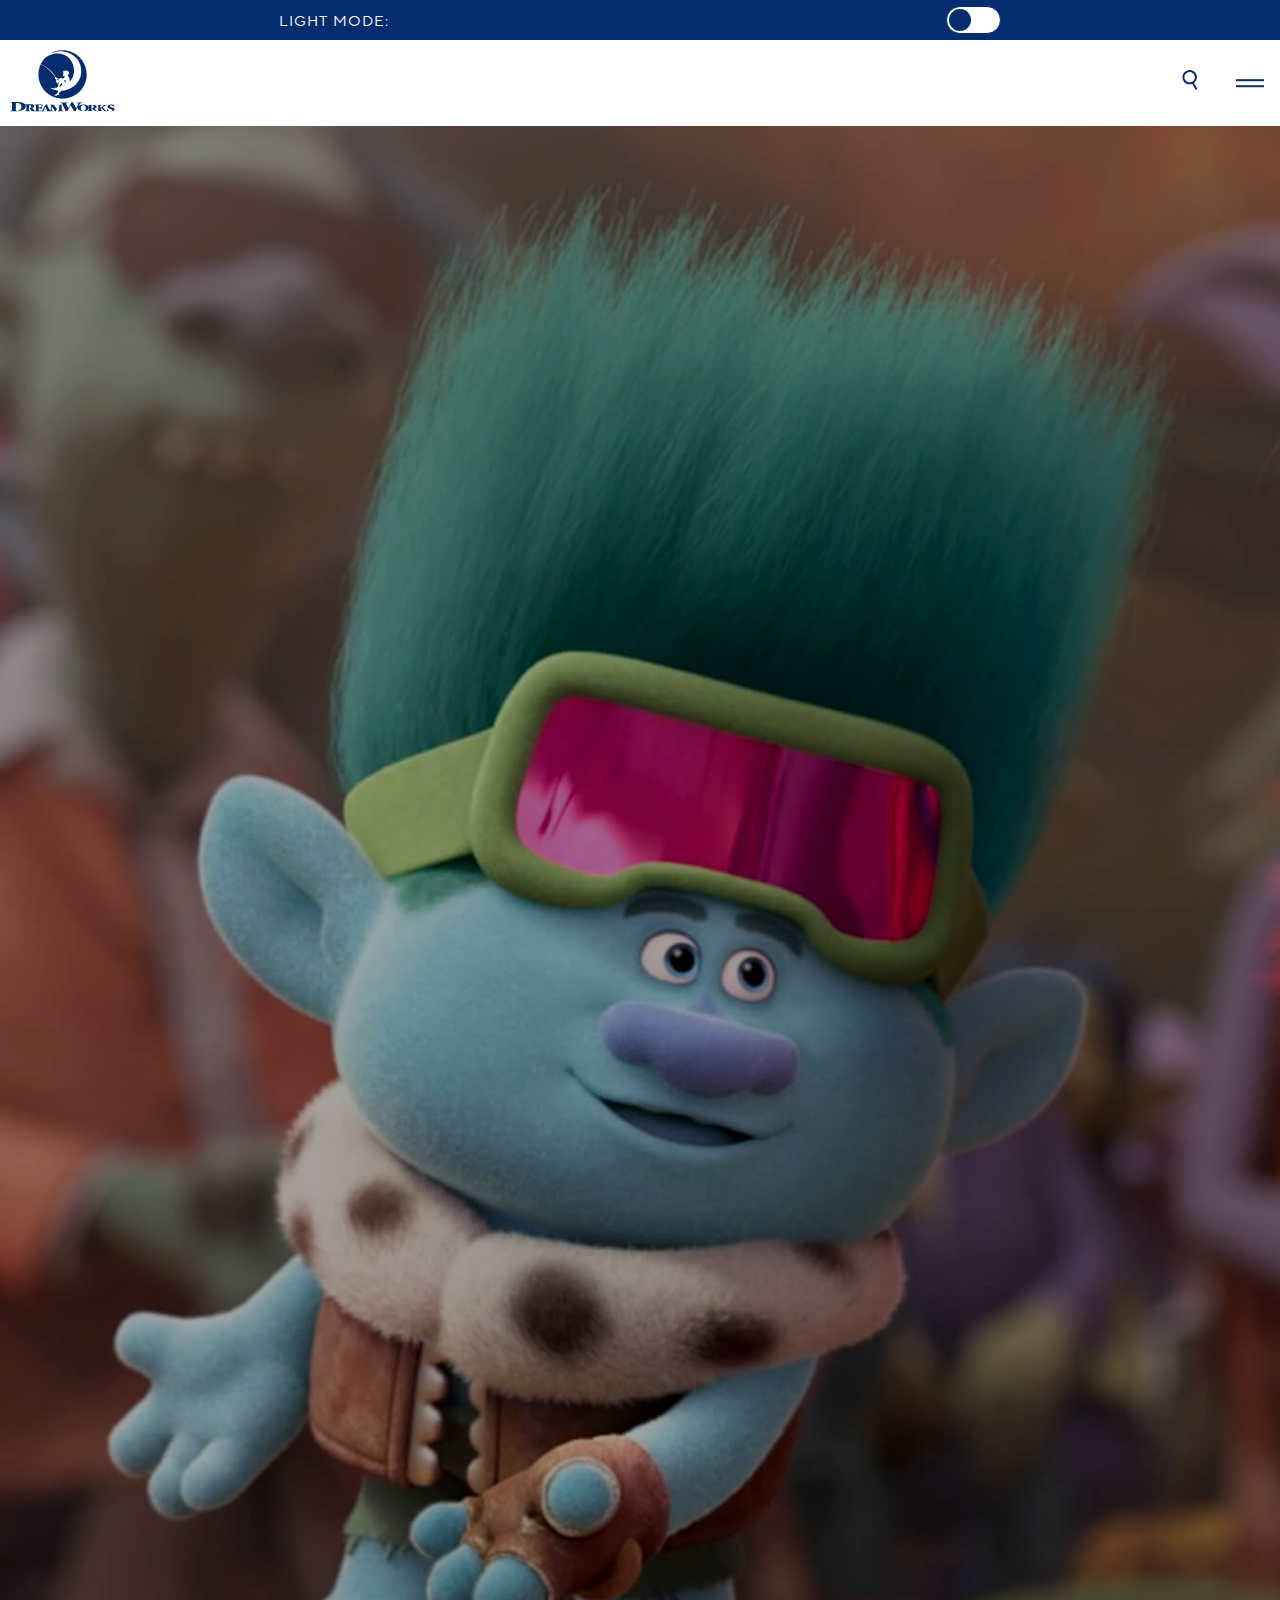
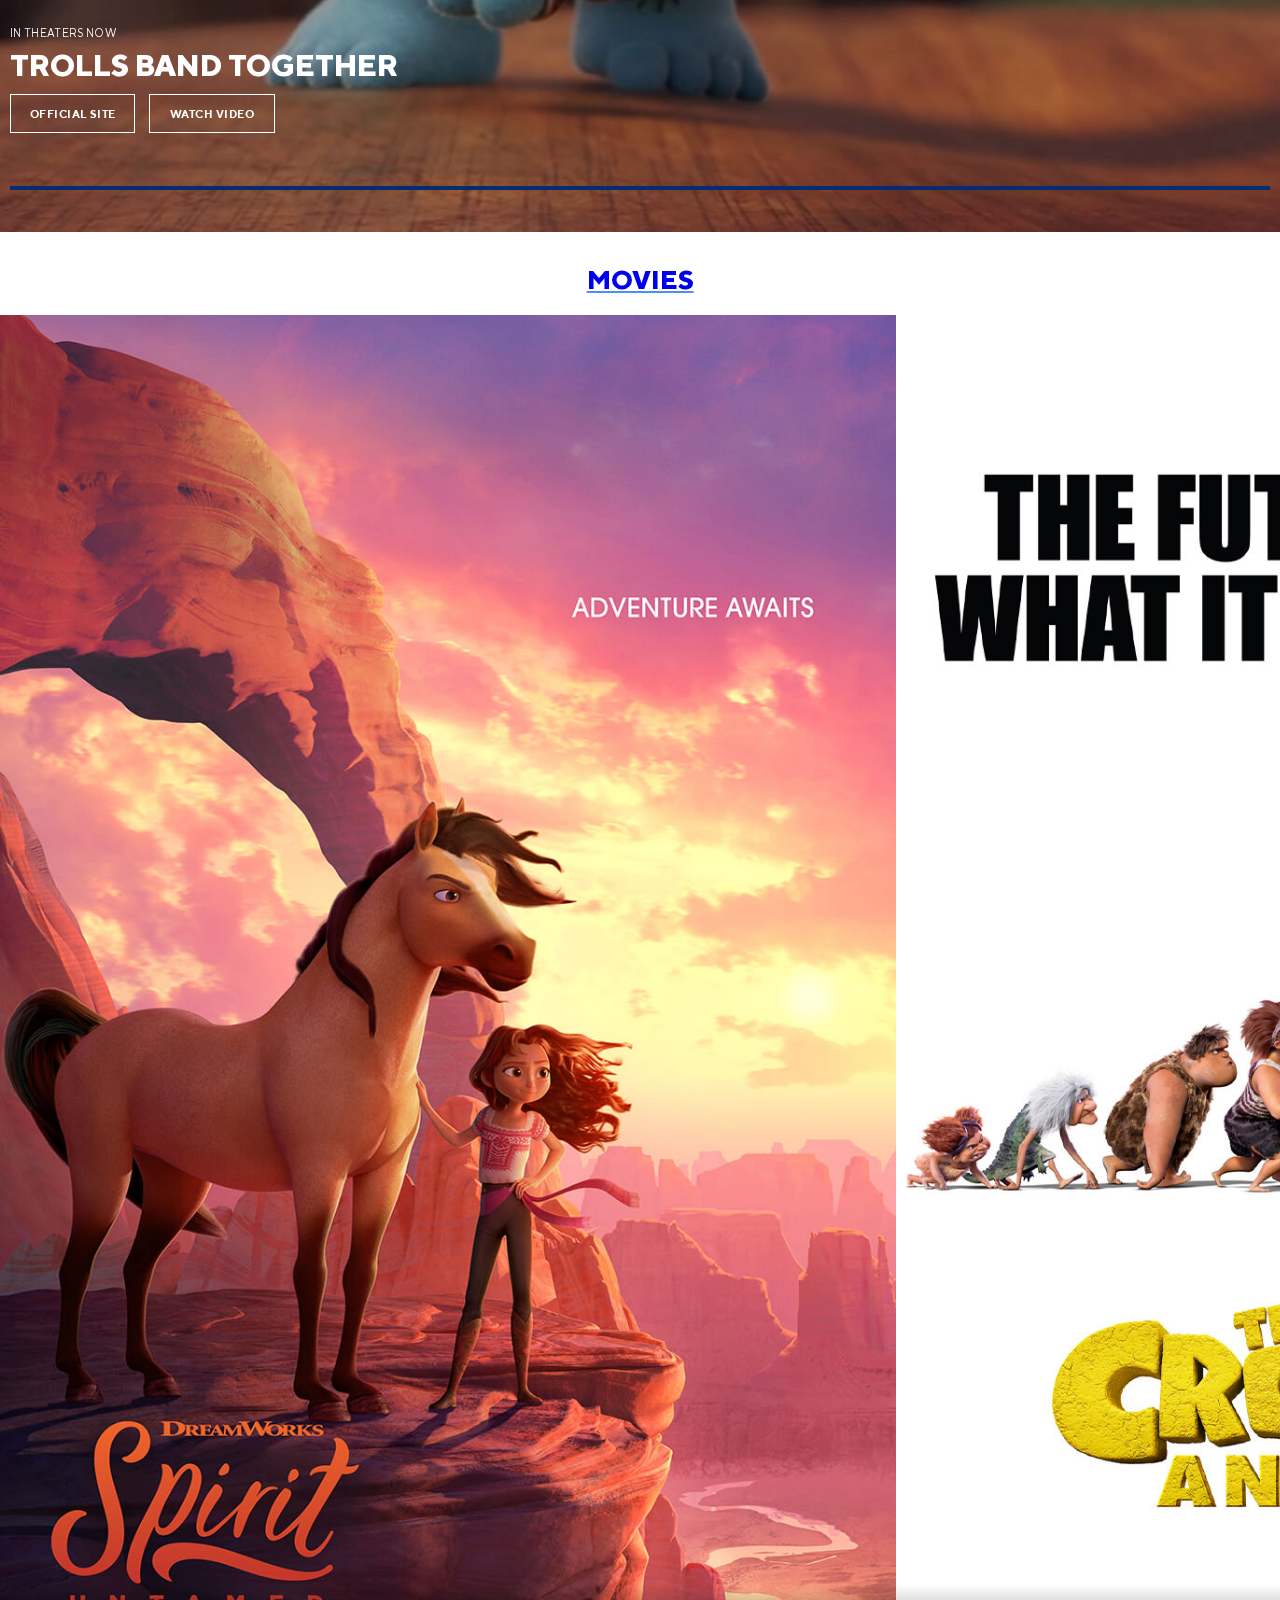
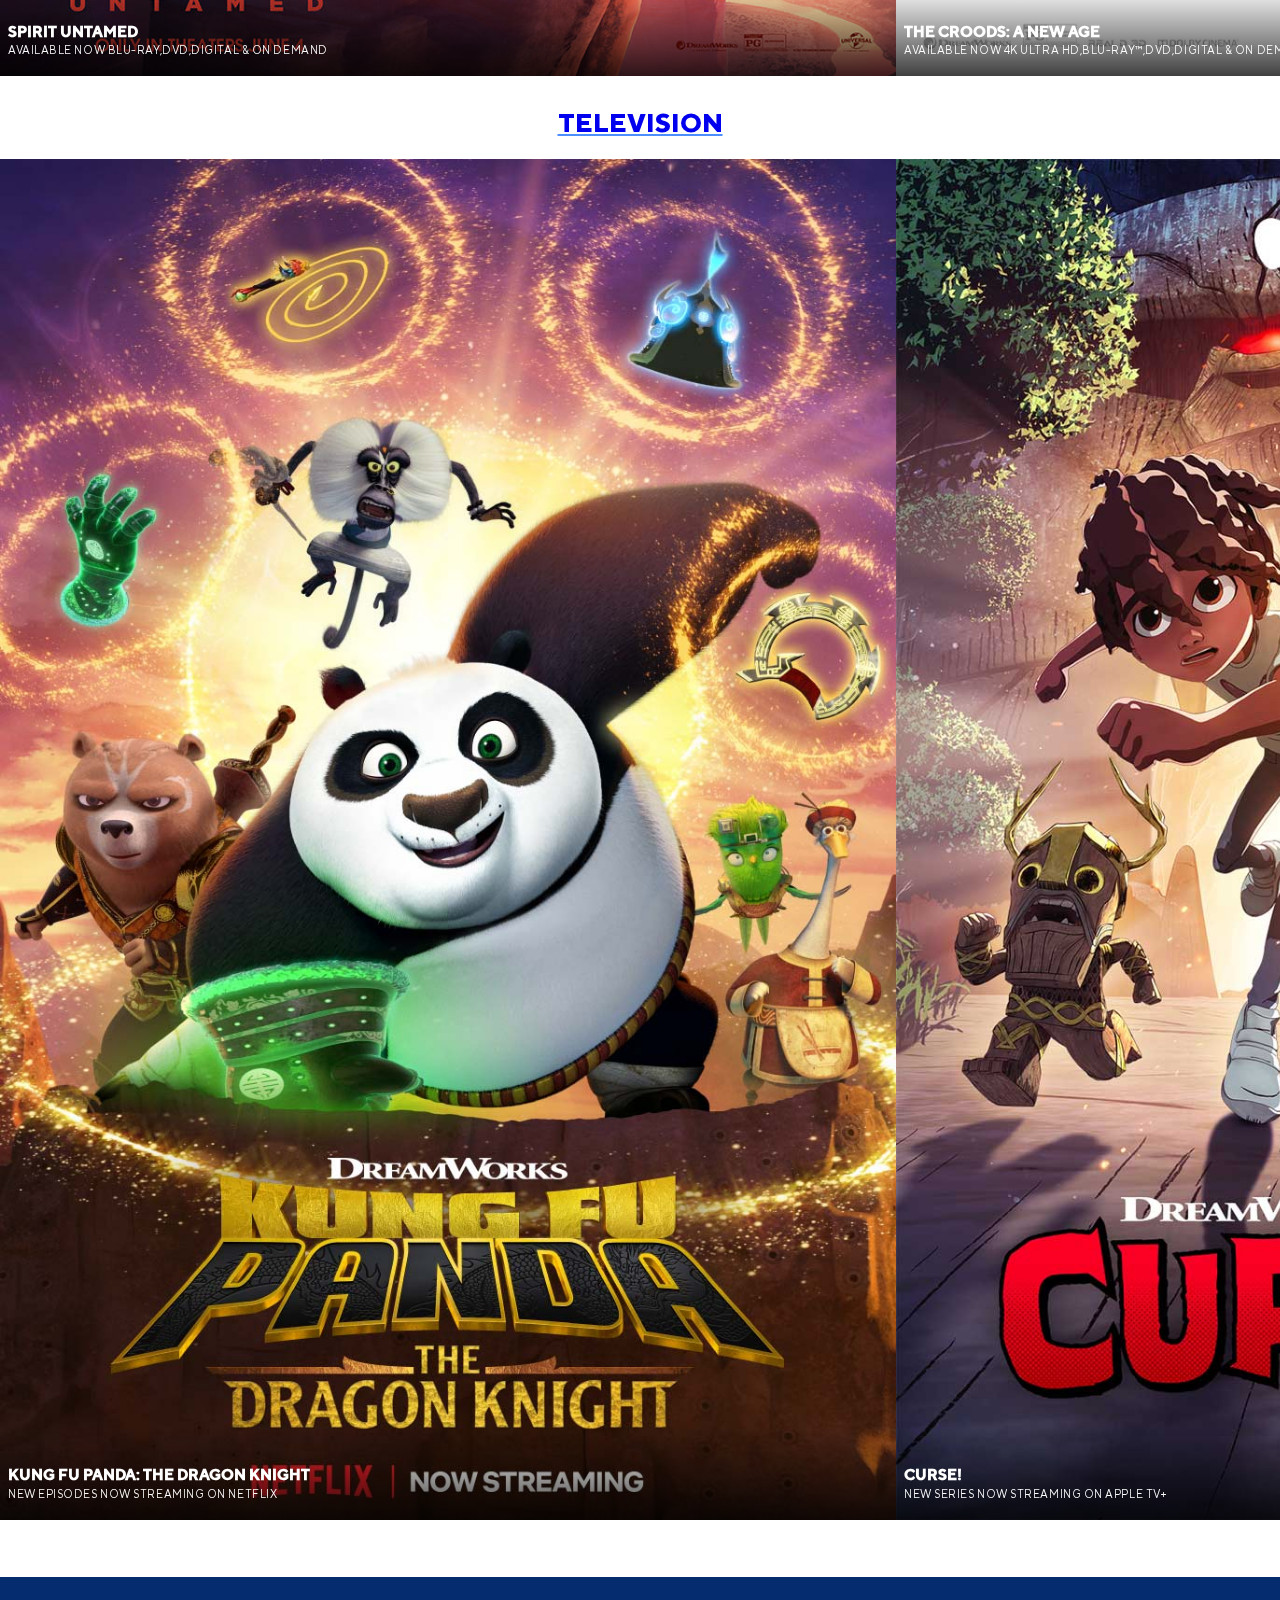
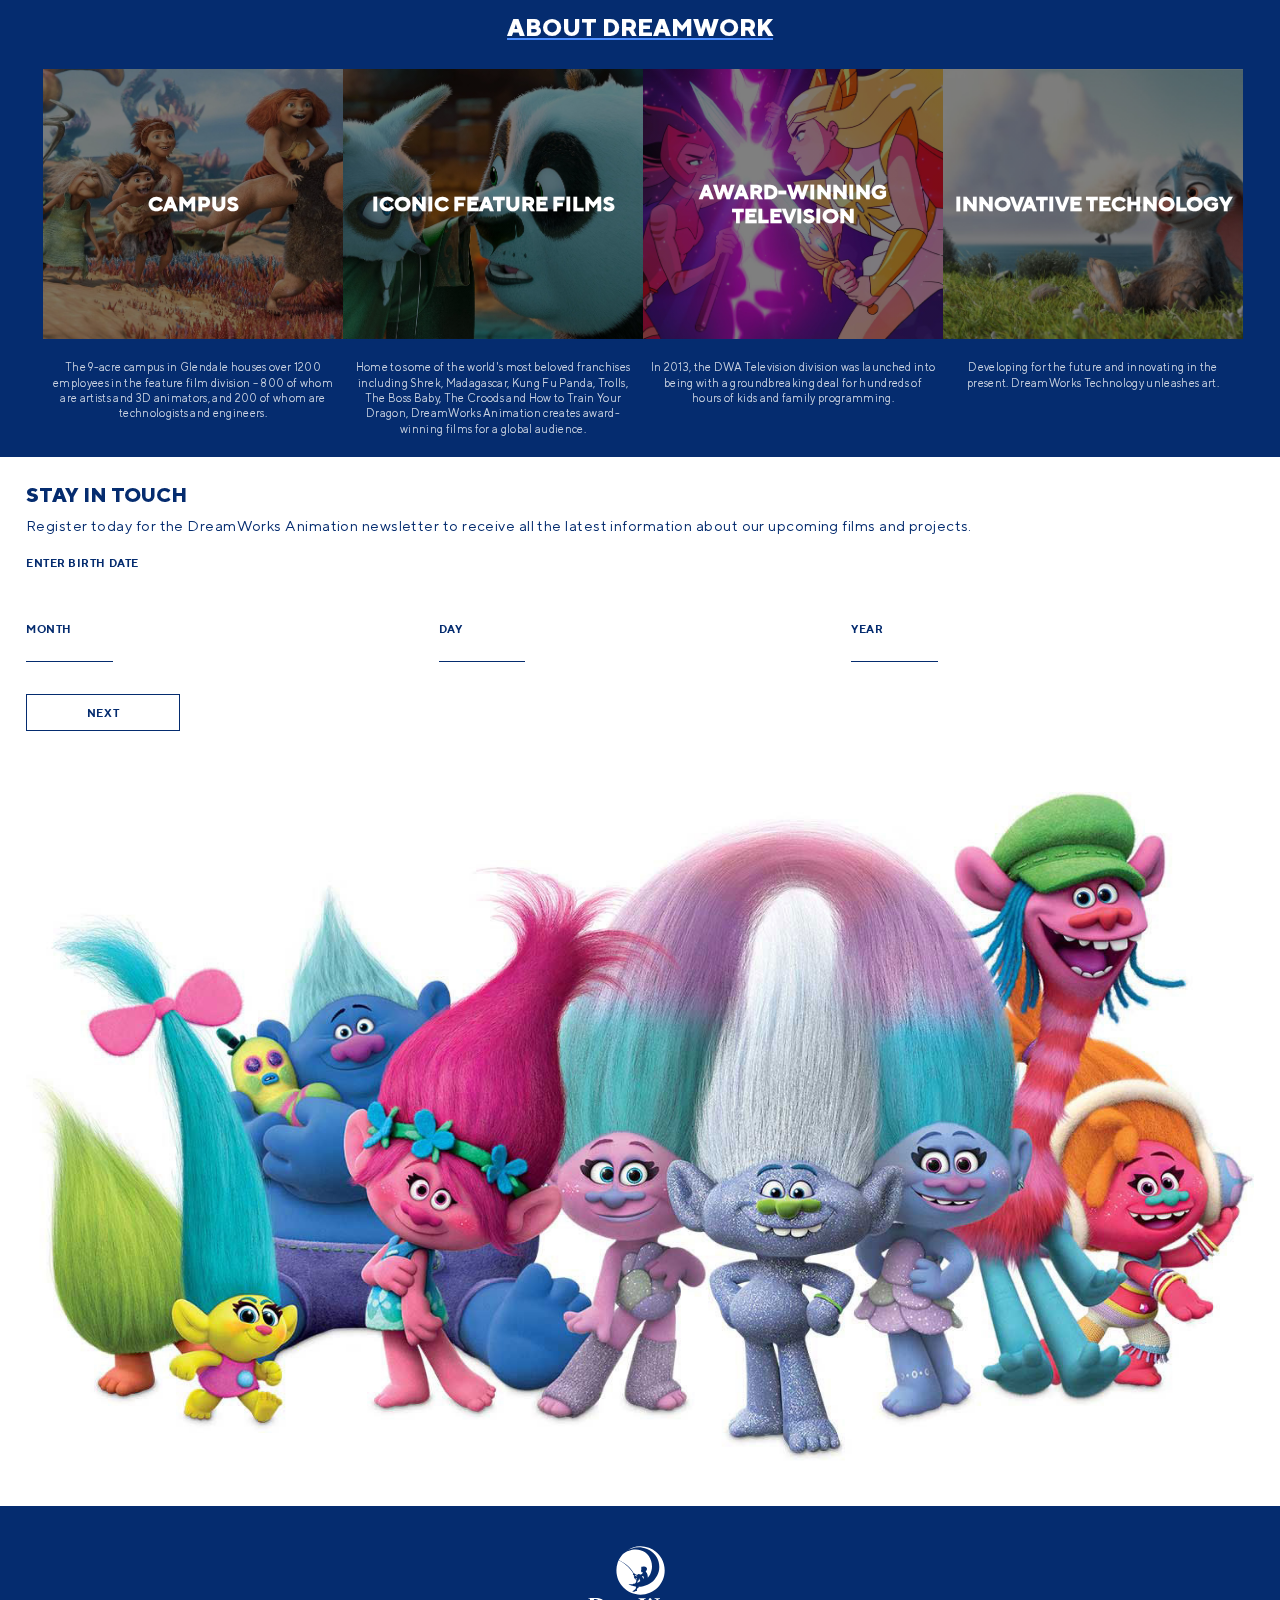
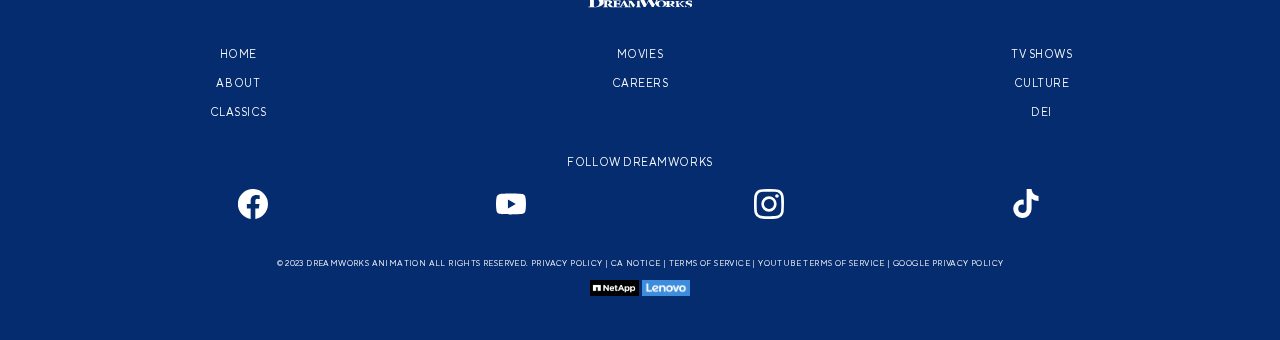
<file: index.html>
<!DOCTYPE html>
<html lang="en">
	
<head>
	<meta charset="UTF-8">
	<meta name="author" content="Ziggy van de Weetering">
	<meta name="viewport" content="width=device-width, initial-scale=1">
	<title>Dreamworks home</title>
	<link href="styles/style.css" rel="stylesheet">
	<link href="styles/stylehome.css" rel="stylesheet">
	<link rel="icon" type="image/svg+xml" href="images/favicon.svg">
</head>

<body>
	<!-- svg's voor de iconen-->
	<svg xmlns="http://www.w3.org/2000/svg" style="display: none;">
		<symbol id="icon-default" viewBox="0 0 512 512">
		<path d="m475 256c0 40-9 77-29 110-20 34-46 60-80 80-33 20-70 29-110 29-40 0-77-9-110-29-34-20-60-46-80-80-20-33-29-70-29-110 0-40 9-77 29-110 20-34 46-60 80-80 33-20 70-29 110-29 40 0 77 9 110 29 34 20 60 46 80 80 20 33 29 70 29 110z"></path>
		</symbol>
		<symbol id="icon-facebook" viewBox="0 0 30 30" alt="Facebook">
		<path id="social_icon_fb" d="M30,15.092A15.068,15.068,0,0,1,17.344,30V19.454h3.5l.665-4.362h-4.16V12.261A2.175,2.175,0,0,1,19.788,9.9H21.68V6.19A22.93,22.93,0,0,0,18.322,5.9c-3.426,0-5.666,2.089-5.666,5.872v3.325H8.848v4.362h3.809V30A15.085,15.085,0,1,1,30,15.092" fill="#1877f2"></path>
		</symbol>
		<symbol id="icon-facebook-footer" viewBox="0 0 30 30" alt="Facebook">
		<path id="social_icon_fb" d="M30,15.092A15.068,15.068,0,0,1,17.344,30V19.454h3.5l.665-4.362h-4.16V12.261A2.175,2.175,0,0,1,19.788,9.9H21.68V6.19A22.929,22.929,0,0,0,18.322,5.9c-3.426,0-5.666,2.089-5.666,5.872v3.325H8.848v4.362h3.809V30A15.085,15.085,0,1,1,30,15.092" fill="#fff"></path>
		</symbol>
		<symbol id="icon-twitter" viewBox="0 0 30 30" alt="Twitter">
		<path id="social_icon_twitter" d="M83.085,27.654A17.922,17.922,0,0,0,101.169,9.9c0-.108,0-.217,0-.324V8.71a13.99,13.99,0,0,0,3.1-3.272,14.3,14.3,0,0,1-3.617,1.034,6.7,6.7,0,0,0,2.761-3.451,15.775,15.775,0,0,1-3.966,1.56A6.152,6.152,0,0,0,94.8,2.51a6.471,6.471,0,0,0-6.372,6.372,3.35,3.35,0,0,0,.173,1.38A17.811,17.811,0,0,1,75.508,3.545a6.591,6.591,0,0,0-.859,3.27,6.84,6.84,0,0,0,2.761,5.339,5.811,5.811,0,0,1-2.928-.861,6.3,6.3,0,0,0,5.167,6.2,5.292,5.292,0,0,1-1.723.173,2.934,2.934,0,0,1-1.205-.173,6.525,6.525,0,0,0,6.02,4.481,13.007,13.007,0,0,1-7.922,2.761,4.783,4.783,0,0,1-1.55-.181,16.261,16.261,0,0,0,9.816,3.1" transform="translate(-73.269 -2.51)" fill="#019ef7"></path>
		</symbol>
		<symbol id="icon-x-black" viewBox="0 0 30 30" alt="X">
		<path d="M11.858,14.33h0l-.989-1.414L3,1.66H6.388l6.35,9.083.989,1.414,8.254,11.807H18.593ZM21.98,0,13.9,9.393,7.444,0H0L9.76,14.2,0,25.549H2.206l8.534-9.92,6.816,9.92H25L14.878,10.818h0L24.185,0Z"></path>
		</symbol>
		<symbol id="icon-x-black-footer" viewBox="0 0 30 30" alt="X">
		<path d="M11.858,14.33h0l-.989-1.414L3,1.66H6.388l6.35,9.083.989,1.414,8.254,11.807H18.593ZM21.98,0,13.9,9.393,7.444,0H0L9.76,14.2,0,25.549H2.206l8.534-9.92,6.816,9.92H25L14.878,10.818h0L24.185,0Z"></path>
		</symbol>
		<symbol id="icon-x-white" viewBox="0 0 30 30" alt="X">
		<path d="M11.383,13.757h0L10.434,12.4,2.88,1.594H6.132l6.1,8.72.949,1.358L21.1,23.006H17.85ZM21.1,0,13.343,9.018,7.147,0H0L9.37,13.636,0,24.527H2.117L10.31,15l6.544,9.523H24L14.283,10.386h0L23.218,0Z" fill="#fff"></path>
		</symbol>
		<symbol id="icon-x-white-footer" viewBox="0 0 30 30" alt="X">
		<path d="M11.383,13.757h0L10.434,12.4,2.88,1.594H6.132l6.1,8.72.949,1.358L21.1,23.006H17.85ZM21.1,0,13.343,9.018,7.147,0H0L9.37,13.636,0,24.527H2.117L10.31,15l6.544,9.523H24L14.283,10.386h0L23.218,0Z" fill="#fff"></path>
		</symbol>
		<symbol id="icon-twitter-footer" viewBox="0 0 30 30" alt="Twitter">
		<path id="Twitter" d="M83.085,28.008A18.044,18.044,0,0,0,101.169,10c0-.109,0-.22,0-.329V8.8a14.106,14.106,0,0,0,3.1-3.318,14.149,14.149,0,0,1-3.617,1.048,6.778,6.778,0,0,0,2.761-3.5A15.647,15.647,0,0,1,99.447,4.61,6.114,6.114,0,0,0,94.8,2.51a6.516,6.516,0,0,0-6.372,6.462,3.441,3.441,0,0,0,.173,1.4A17.732,17.732,0,0,1,75.508,3.56a6.757,6.757,0,0,0-.859,3.316,6.966,6.966,0,0,0,2.761,5.414,5.752,5.752,0,0,1-2.928-.873A6.361,6.361,0,0,0,79.649,17.7a5.222,5.222,0,0,1-1.723.175,2.9,2.9,0,0,1-1.205-.175,6.537,6.537,0,0,0,6.02,4.544,12.894,12.894,0,0,1-7.922,2.8,4.721,4.721,0,0,1-1.55-.183,16.107,16.107,0,0,0,9.816,3.144" transform="translate(-73.269 -2.51)" fill="#fff"></path>
		</symbol>
		<symbol id="icon-play" viewBox="0 0 512 512">
		<path d="m70 511c-7 0-14-2-20-6-14-8-22-23-22-43l0-412c0-20 8-35 22-43 13-8 31-7 48 3l359 206c17 10 27 24 27 40 0 17-10 31-27 41l-359 206c-9 5-19 8-28 8z m0-472c0 0-1 0-1 0-1 1-3 4-3 11l0 413c0 6 2 9 3 10 1 0 4 0 10-3l359-207c6-3 8-7 8-7 0 0-2-4-8-7l-359-207c-4-2-7-3-9-3z"></path>
		</symbol>
		<symbol id="icon-play-solid" viewBox="0 0 512 512">
		<path d="m465 227l-384-222c-22-13-51 3-51 30l0 442c0 27 29 43 51 30l384-222c22-13 22-45 0-58z"></path>
		</symbol>
		<symbol id="icon-close" viewBox="0 0 512 512">
		<path d="m512 39l-37-37-219 218-219-218-37 37 219 217-219 218 37 36 219-218 219 218 37-36-219-218z"></path>
		</symbol>
		<symbol id="icon-search" viewBox="0 0 512 512" alt="Search">
		<path d="m358 331c30 52 60 103 91 156-15 9-29 16-43 25-10-18-20-35-30-52-19-33-38-65-56-97-3-6-6-8-13-6-105 35-211-22-238-129-25-100 36-200 138-223 98-23 198 40 219 138 15 72-5 133-61 182-2 1-3 2-5 4 0 0-1 1-2 2z m23-146c-1-75-60-135-134-135-75 0-134 61-134 137 0 71 61 131 134 131 74 0 134-60 134-133z"></path>
		</symbol>
		<symbol id="icon-youtube" viewBox="0 0 34.287 24" alt="YouTube">
		<path id="social_icon_youtube" d="M33.57,3.748A4.293,4.293,0,0,0,30.539.717C27.864,0,17.142,0,17.142,0S6.421,0,3.748.717A4.289,4.289,0,0,0,.717,3.748,44.584,44.584,0,0,0,0,12a44.6,44.6,0,0,0,.717,8.252,4.293,4.293,0,0,0,3.031,3.031C6.421,24,17.142,24,17.142,24s10.722,0,13.4-.717a4.3,4.3,0,0,0,3.031-3.031A44.6,44.6,0,0,0,34.287,12a44.585,44.585,0,0,0-.717-8.252M13.716,17.142V6.858L22.623,12Z" fill="red"></path>
		</symbol>
		<symbol id="icon-youtube-footer" viewBox="0 0 34.287 24" alt="YouTube">
		<path id="footer_icon_youtube" d="M145.97,6.292a4.3,4.3,0,0,0-3.032-3.039c-2.673-.716-13.4-.716-13.4-.716s-10.722,0-13.4.718a4.3,4.3,0,0,0-3.032,3.039,44.855,44.855,0,0,0-.717,8.268,44.869,44.869,0,0,0,.717,8.269,4.24,4.24,0,0,0,3.032,2.989c2.675.718,13.4.718,13.4.718s10.722,0,13.4-.718a4.24,4.24,0,0,0,3.032-2.989,44.874,44.874,0,0,0,.717-8.269,44.874,44.874,0,0,0-.717-8.269M126.035,19.635V9.486L135,14.561Z" transform="translate(-112.397 -2.537)" fill="#fff"></path>
		</symbol>
		<symbol id="icon-instagram-footer" viewBox="0 0 29 29" alt="Instagram">
		<path id="footer_icon_ig" d="M46.921,2.971a44.479,44.479,0,0,1,5.785.161,7.466,7.466,0,0,1,2.732.482A5.645,5.645,0,0,1,58.17,6.346a7.465,7.465,0,0,1,.482,2.732c0,1.447.161,1.932.161,5.785a44.481,44.481,0,0,1-.161,5.785,7.465,7.465,0,0,1-.482,2.732,5.64,5.64,0,0,1-2.732,2.732,7.466,7.466,0,0,1-2.732.482c-1.447,0-1.932.161-5.785.161a44.48,44.48,0,0,1-5.785-.161,7.466,7.466,0,0,1-2.732-.482,5.645,5.645,0,0,1-2.726-2.736,7.466,7.466,0,0,1-.482-2.732c0-1.447-.161-1.932-.161-5.785A44.479,44.479,0,0,1,35.2,9.075a7.477,7.477,0,0,1,.482-2.733A5.777,5.777,0,0,1,36.8,4.733a2.714,2.714,0,0,1,1.6-1.118,7.466,7.466,0,0,1,2.732-.482,44.254,44.254,0,0,1,5.785-.162m0-2.576a47.471,47.471,0,0,0-5.946.161,9.928,9.928,0,0,0-3.536.644,6.285,6.285,0,0,0-2.576,1.608,6.285,6.285,0,0,0-1.608,2.576,7.324,7.324,0,0,0-.644,3.536,47.346,47.346,0,0,0-.153,5.938,47.47,47.47,0,0,0,.161,5.946,9.927,9.927,0,0,0,.644,3.536,6.732,6.732,0,0,0,4.184,4.184,9.928,9.928,0,0,0,3.536.644,47.47,47.47,0,0,0,5.946.161,47.47,47.47,0,0,0,5.946-.161,9.928,9.928,0,0,0,3.536-.644,6.744,6.744,0,0,0,4.179-4.179,9.928,9.928,0,0,0,.644-3.536c0-1.608.161-2.089.161-5.946a47.472,47.472,0,0,0-.161-5.946,9.928,9.928,0,0,0-.644-3.536,6.285,6.285,0,0,0-1.608-2.576A6.285,6.285,0,0,0,56.406,1.2,9.928,9.928,0,0,0,52.87.553,47.511,47.511,0,0,0,46.921.395m0,7.071a7.274,7.274,0,0,0-7.393,7.153q0,.12,0,.24a7.393,7.393,0,1,0,7.393-7.393m0,12.214A4.735,4.735,0,0,1,42.1,15.032q0-.087,0-.174a4.735,4.735,0,0,1,4.648-4.822q.087,0,.174,0a4.735,4.735,0,0,1,4.822,4.648q0,.087,0,.174a4.735,4.735,0,0,1-4.648,4.822q-.087,0-.174,0m7.714-14.3A1.767,1.767,0,1,0,56.4,7.148v0a1.784,1.784,0,0,0-1.767-1.767" transform="translate(-32.425 -0.364)" fill="#fff"></path>
		</symbol>
		<symbol id="icon-instagram" viewBox="0 0 29 29" alt="Instagram">
		<path id="footer_icon_ig" d="M46.921,2.971a44.479,44.479,0,0,1,5.785.161,7.466,7.466,0,0,1,2.732.482A5.645,5.645,0,0,1,58.17,6.346a7.465,7.465,0,0,1,.482,2.732c0,1.447.161,1.932.161,5.785a44.481,44.481,0,0,1-.161,5.785,7.465,7.465,0,0,1-.482,2.732,5.64,5.64,0,0,1-2.732,2.732,7.466,7.466,0,0,1-2.732.482c-1.447,0-1.932.161-5.785.161a44.48,44.48,0,0,1-5.785-.161,7.466,7.466,0,0,1-2.732-.482,5.645,5.645,0,0,1-2.726-2.736,7.466,7.466,0,0,1-.482-2.732c0-1.447-.161-1.932-.161-5.785A44.479,44.479,0,0,1,35.2,9.075a7.477,7.477,0,0,1,.482-2.733A5.777,5.777,0,0,1,36.8,4.733a2.714,2.714,0,0,1,1.6-1.118,7.466,7.466,0,0,1,2.732-.482,44.254,44.254,0,0,1,5.785-.162m0-2.576a47.471,47.471,0,0,0-5.946.161,9.928,9.928,0,0,0-3.536.644,6.285,6.285,0,0,0-2.576,1.608,6.285,6.285,0,0,0-1.608,2.576,7.324,7.324,0,0,0-.644,3.536,47.346,47.346,0,0,0-.153,5.938,47.47,47.47,0,0,0,.161,5.946,9.927,9.927,0,0,0,.644,3.536,6.732,6.732,0,0,0,4.184,4.184,9.928,9.928,0,0,0,3.536.644,47.47,47.47,0,0,0,5.946.161,47.47,47.47,0,0,0,5.946-.161,9.928,9.928,0,0,0,3.536-.644,6.744,6.744,0,0,0,4.179-4.179,9.928,9.928,0,0,0,.644-3.536c0-1.608.161-2.089.161-5.946a47.472,47.472,0,0,0-.161-5.946,9.928,9.928,0,0,0-.644-3.536,6.285,6.285,0,0,0-1.608-2.576A6.285,6.285,0,0,0,56.406,1.2,9.928,9.928,0,0,0,52.87.553,47.511,47.511,0,0,0,46.921.395m0,7.071a7.274,7.274,0,0,0-7.393,7.153q0,.12,0,.24a7.393,7.393,0,1,0,7.393-7.393m0,12.214A4.735,4.735,0,0,1,42.1,15.032q0-.087,0-.174a4.735,4.735,0,0,1,4.648-4.822q.087,0,.174,0a4.735,4.735,0,0,1,4.822,4.648q0,.087,0,.174a4.735,4.735,0,0,1-4.648,4.822q-.087,0-.174,0m7.714-14.3A1.767,1.767,0,1,0,56.4,7.148v0a1.784,1.784,0,0,0-1.767-1.767" transform="translate(-32.425 -0.364)" fill="#fff"></path>
		</symbol>
		<symbol id="icon-arrow-left" viewBox="0 0 512 512">
		<path d="m369 512l27-27-226-229 226-229-27-27-253 256z"></path>
		</symbol>
		<symbol id="icon-arrow-right" viewBox="0 0 512 512">
		<path d="m143 512l-27-27 226-229-226-229 27-27 253 256z"></path>
		</symbol>
		<symbol id="icon-play-hollow" viewBox="0 0 86.33 98.17">
		<style type="text/css">
					.play-hollow-style {
						fill: none;
						stroke: #fff;
						stroke-width: 4;
						stroke-miterlimit: 10;
					}
				</style>
		<path class="play-hollow-style" d="M82.86,46.54L6.4,2.4C4.44,1.27,2,2.68,2,4.94v88.29c0,2.26,2.44,3.67,4.4,2.54l76.46-44.15
					C84.82,50.5,84.82,47.67,82.86,46.54z"></path>
		</symbol>
		<symbol id="icon-dw-logo" viewBox="0 0 82 48" alt="DreamWorks">
		<g id="XMLID_00000045580301596401577810000014653136601563245185_">
		<path id="XMLID_00000119119357800382192990000008445169681337110961_" class="st0" d="M40.3,25.9C40.3,25.9,40.3,25.9,40.3,25.9
				c-0.1-0.1-0.2-0.6-0.4-0.9c-0.1,0.3-0.2,1.3-0.2,1.5c0,0,0,0.1,0,0.1c0,0.2-0.2,0.2-0.4,0.2c-0.1,0-0.2,0-0.3,0c0,0,0,0,0,0
				c0,0.1-0.1,0.2-0.1,0.3c-0.2,0.5-0.4,1-0.2,1.5c0.6-0.4,1.3-1,2.2-1.4c-0.1-0.2-0.2-0.4-0.3-0.7C40.5,26.3,40.4,26.1,40.3,25.9z"></path>
		<path id="XMLID_00000101800609947895800240000002761577594953150394_" class="st0" d="M33.9,18.4c0.6,0.8,1.2,1.6,1.6,2.4
				c0,0,0,0,0,0c0-0.1,0-0.1,0.1-0.1c0.1,0,0.1,0,0.1,0.1c0,0.1,0.1,0.1,0.1,0.2c0.1,0.1,0.1,0.1,0.2,0.2c0.1,0,0.2,0.1,0.3,0.1
				c0.1,0,0.1,0,0.2,0.1c0.1,0,0.3,0.1,0.4,0.2c0.1,0.1,0.1,0.1,0.2,0.2c0.1,0.1,0.2,0.1,0.2,0.2c0.4,0.2,0.9,0.3,1.4,0.3
				c0.2-0.4,0.6-0.7,1.1-0.6c0.4,0,0.7,0.2,0.9,0.4c0.8-0.1,1.4-0.6,1.9-1.1c0.1-0.1,0.2-0.2,0.3-0.3l-0.3-0.4c-0.2,0-0.3,0-0.4,0
				c-0.1,0-0.3,0-0.4-0.1c-0.1-0.1-0.2-0.1-0.2-0.3c0-0.1,0-0.1,0-0.2c0-0.1-0.1-0.1-0.1-0.1c0,0,0-0.1,0-0.1c0,0,0-0.1,0.1-0.1
				c0,0,0,0,0,0c-0.1,0-0.1-0.1-0.1-0.2c0-0.1,0.1-0.1,0.1-0.2c0,0,0-0.1-0.1-0.1c-0.1-0.1-0.1-0.1-0.2-0.2c0-0.1,0.2-0.3,0.3-0.4
				c0.1-0.1,0.1-0.2,0.1-0.3c0-0.1,0-0.2,0-0.4c0-0.1,0-0.1,0-0.2c-0.1,0.2-0.3,0.2-0.3,0.2c0.2-0.3,0.2-0.3,0.2-0.5
				c0-0.3,0.2-0.5,0.2-0.5c-0.2-0.1-0.3,0.1-0.3,0.1c0-0.6,0.6-0.5,0.6-0.5c-0.3-0.2-0.3-0.5-0.3-0.5c0.1,0.1,0.2,0.2,0.3,0.2
				c0.1,0,0.2,0.1,0.4,0.1c0.1,0,0.2,0,0.4,0c0.2,0,0.3-0.1,0.5-0.1c0.9-0.3,1.4,0.2,1.4,0.2c-0.1-0.2-0.1-0.3-0.1-0.3
				c0,0.1,0.1,0.1,0.2,0.2c0.1,0.1,0.4,0.3,0.6,0.4c0.2,0.2,0.3,0.5,0.3,0.5c0.3,0,0.4,0.2,0.5,0.3C46,17.1,46,17.6,46,17.7
				c0,0.2,0,0.4,0,0.7c-0.1,0.5-0.5,0.9-0.9,1.2c-0.1,0.1-0.2,0.1-0.3,0.2c0,0,0,0,0,0.1c0,0,0.1,0,0.1-0.1c0.1,0,0.4-0.1,0.4,0.1
				c0,0.1,0.1,0.3,0.1,0.4c0,0,0.1,0.1,0.2,0.2c0.1,0.1,0.1,0.1,0.2,0.2c0.1,0.2,0.2,0.3,0.3,0.5c0.1,0.3,0.2,0.5,0.3,0.8
				c0.1,0.4,0.2,0.8,0.2,1.2c0,0.3,0.1,0.6,0.1,0.9c0,0.1,0,0.3,0,0.4c0.7-0.8,1.4-1.7,1.9-2.7c0.9-1.8,1.4-3.9,1.4-5.9
				c0.1-7.8-6-14.8-15.5-13.2c-1.7,0.3-3.4,1-4.9,1.8c-1.6,0.9-3.1,2.2-4.1,3.8c-0.6,0.8-1,1.6-1.5,2.5c1.2,0.6,3,1.5,4.9,2.9
				C30.9,15.1,32.5,16.6,33.9,18.4z"></path>
		<path id="XMLID_00000062191374077325404270000005445769340341443504_" class="st0" d="M36.7,22.8c-0.1,0-0.1,0-0.2,0
				c0.1,0.2,0.1,0.4,0.2,0.5c0,0,0-0.1,0.1-0.1c0.1-0.1,0.3,0,0.4,0.1c0.3,0.2,0.7,0.3,1.1,0.3c0-0.1,0.1-0.3,0.1-0.4
				C38.2,23,38,23,37.9,22.9c-0.2-0.1-0.4-0.1-0.6-0.2C37.1,22.7,36.9,22.8,36.7,22.8z"></path>
		<path id="XMLID_00000155848348268344024000000017637545800803923871_" class="st0" d="M41,37.8c10.4,0,18.9-8.4,18.9-18.9
				S51.4,0,41,0c-4.1,0-7.9,1.3-11,3.6c0,0,0,0,0.1,0c0.9-0.6,1.8-1,2.8-1.4c0.3-0.1,0.6-0.2,0.9-0.3c2.9-1,6-1.3,8.9-0.8
				c1.2,0.2,2.3,0.5,3.4,1c3.2,1.3,6,3.6,7.7,6.7c1.8,3.3,2.4,7.5,1.4,11.2c-0.6,2.2-1.7,4.2-3.2,5.9c-1.5,1.8-3.4,3.2-5.5,4.2
				c-2.1,1-4.5,1.6-6.9,1.6c-0.1,0.2-0.1,0.4-0.2,0.6c0,0.1,0,0.1,0,0.2c-0.1,0.2-0.2,0.1-0.4,0.1c-0.1,0-0.2,0-0.2,0
				c-0.2,0.2-0.3,0.4-0.4,0.6l0,0c-0.2,0.4-0.3,0.6-0.2,1c0,0.1,0.1,0.2,0,0.4c0,0.1,0,0.2-0.1,0.3c-0.1,0.1-0.2,0.1-0.4,0.1
				c-0.3,0-0.5,0-0.7,0.1c0,0,0,0,0,0c-0.3,0.1-0.6,0.3-0.9,0.4c-0.3,0.1-0.6,0.1-0.9,0c0,0-0.1-0.1-0.1-0.1c0,0-0.1,0-0.1,0
				c-0.2,0-0.3-0.1-0.3-0.2c0-0.1,0-0.2,0-0.2c0-0.1,0.1-0.1,0.2-0.1c0.1,0,0.1,0,0.2,0c0.1,0,0.2,0,0.3-0.1c0.2-0.1,0.4-0.2,0.5-0.4
				c0.1-0.1,0.3-0.3,0.5-0.4c0.1-0.1,0.3-0.2,0.3-0.3c0.1-0.1,0.4-0.4,0.6-0.8c0.1-0.1,0.2-0.4,0.3-0.7c0,0-0.1,0-0.1-0.1
				c-0.1-0.1-0.3-0.2-0.2-0.3c0-0.1,0.1-0.2,0.1-0.3c-3.9-0.5-6.1-2.2-6.1-2.2c1.3,0.3,2.6,0.4,3.9,0.4c0,0-0.1-0.1-0.1-0.1
				c0,0,0-0.1,0-0.2c0-0.1,0-0.1,0.1-0.1c0,0,0,0,0,0c0,0,0.1,0,0.1,0c0.1,0,0.2,0,0.4,0c0.1,0,0.2,0,0.3,0c0,0,0.1,0,0.1,0
				c0.1,0,0.1,0,0.2-0.1c0.1,0,0.1-0.1,0.2-0.1c0.2-0.1,0.3-0.2,0.4-0.3c0.3-0.2,0.4-0.4,0.6-0.7c0,0,0,0,0-0.1
				c0.1-0.4,0.2-0.8,0.3-1.1c0,0,0-0.1,0-0.2c0,0,0,0,0,0c-0.1-0.1-0.3-0.2-0.2-0.4c0-0.1,0.1-0.1,0.1-0.3c0-0.1,0.1-0.4,0.2-0.6
				c0.1-0.2,0.1-0.5,0.2-0.7c-0.1,0-0.2,0-0.3,0.1c-0.2,0.1-0.4,0.2-0.6,0.3c0,0.2,0.1,0.4,0.1,0.5c0,0.1,0,0.1,0,0.2
				c0,0.1-0.1,0.1-0.2,0.1c0,0,0,0-0.1,0c0,0,0,0,0,0c-0.1,0-0.2-0.1-0.3-0.2c-0.1-0.2-0.1-0.4-0.2-0.7c0,0-0.1-0.1-0.1-0.1
				c-0.2,0-0.3-0.2-0.3-0.2c0,0,0,0,0,0C36,24.4,36,24.2,36,24.2c-0.1,0-0.1-0.1-0.2-0.2c-0.1-0.2,0.1-0.4,0.3-0.4c0,0,0,0,0.1,0
				c-0.1-0.3-0.2-0.5-0.3-0.8c-0.2-0.1-0.2-0.2-0.2-0.2c-0.2,0-0.2-0.2-0.2-0.2c-0.2,0-0.3-0.3-0.3-0.3C35,22,35,21.9,35,21.8
				c0-0.1,0.1-0.1,0.2-0.2c0,0,0,0,0,0c0.1,0,0.1,0,0.2-0.1c-0.5-1-1.1-1.9-1.9-2.9c-1.4-1.8-3-3.3-4.8-4.7c-1.6-1.2-3.2-2.2-4.8-2.9
				c-0.3,0.7-0.6,1.3-0.8,2c-0.6,1.8-0.9,3.7-0.9,5.6c0,0.1,0,0.1,0,0.2C22.1,29.3,30.6,37.8,41,37.8z"></path>
		<path id="XMLID_00000013188190012355684120000009483095052247453375_" class="st0" d="M43.1,23.3c-0.3,0.1-0.7,0.2-1,0.3
				c0.4,0.5,0.8,1,1.2,1.5c0,0,0,0,0,0c0,0,0.1,0.1,0.3,0.3c0-0.2,0.1-0.5,0.1-0.7C43.5,24.3,43.4,23.7,43.1,23.3
				C43.1,23.3,43.1,23.3,43.1,23.3z"></path>
		<path id="XMLID_00000134966939948728937200000016942871393541317813_" class="st0" d="M79.6,44.6l-0.3-0.1C78.5,44.3,78,44,78,43.6
				c0-0.4,0.5-0.7,1.1-0.7c1,0,1.5,0.6,1.7,1.1l0.6-0.1c-0.1-0.6-0.2-1-0.3-1.3c-0.2,0-0.4-0.1-0.7-0.1c-0.4-0.1-0.8-0.1-1.2-0.1
				c-2,0-3.1,0.8-3.1,1.7c0,0.9,1.2,1.3,2.2,1.6l0.2,0.1c0.8,0.2,1.3,0.5,1.3,1c0,0.5-0.5,0.8-1.2,0.8c-1.3,0-2-0.9-2.3-1.4l-0.6,0.1
				c0.1,0.4,0.2,0.8,0.3,1.1l0,0.2c-0.1,0-0.2,0-0.2,0c-0.3-0.1-0.6-0.2-1.1-0.6c-0.8-0.7-1.6-1.5-2.4-2.3c0.5-0.4,1.2-0.8,1.8-1.2
				c0.7-0.4,1-0.4,1.8-0.5v-0.3h-3.4v0.3l0.5,0c0.3,0,0.2,0.2,0,0.4c-0.7,0.6-1.5,1.2-2.4,1.9v-1.3c0-0.9,0.1-1,0.9-1v-0.3H68v0.3
				c0.9,0,1,0.1,1,1v2.8c0,0.3,0,0.5-0.1,0.7c-0.1,0.2-0.4,0.3-0.6,0.2c-0.3,0-0.5-0.2-0.7-0.4c-0.2-0.2-0.4-0.4-0.6-0.6
				c-0.4-0.4-0.8-1-1-1.2c0.9-0.2,1.6-0.7,1.6-1.4c0-0.5-0.4-0.9-0.9-1.1c-0.5-0.2-1.2-0.3-2.1-0.3h-4l0.1,0.3c0.9,0,0.9,0.1,0.9,1V45
				c0-1.6-2-2.7-4.4-2.7c-1.9,0-2.9,0.6-3.6,1.3c0.4-0.8,0.7-1.4,0.8-1.4c0.6-1,0.8-1,1.8-1.1v-0.4h-4.2v0.4l0.7,0
				c0.8,0,0.8,0.1,0.6,0.8c-0.2,0.7-0.9,2.2-1.5,3.5l0-0.1l-2.7-4.7h-1.2l-2.3,4.7l0,0.1l-1.7-3.7c-0.2-0.5-0.2-0.5,0.5-0.6l0.6,0
				v-0.4l-5.5,0v0.4c0.8,0.1,1.1,0.1,1.6,1l0.2,0.4h-2.6l-2,3.3L34,42.5l-3,0v0.3c1,0.1,1.1,0.2,1,1.2l-0.1,1.7
				c-0.1,0.8-0.1,1.2-0.2,1.4c0,0.1,0,0.2-0.1,0.2c-0.1,0-0.3-0.3-0.5-0.6c-0.5-0.8-1-1.8-1.5-2.8l-0.8-1.6l-0.9,0.1l-2.5,4.3
				c0,0-0.1,0.1-0.1,0.1c-0.1,0.1-0.2,0.2-0.3,0.3c-0.3,0.2-1,0.2-1.5,0.2c-0.4,0-0.7,0-0.9-0.1c-0.2-0.1-0.3-0.3-0.3-0.7v-1.3H23
				c1.1,0,1.1,0,1.2,0.8h0.6v-2h-0.6c-0.1,0.6-0.2,0.7-1.2,0.7h-0.6v-1.6c0-0.3,0-0.3,0.5-0.3h0.2c0.7,0,1.1,0,1.3,0.2
				c0.2,0.1,0.3,0.4,0.5,0.8l0.6,0c-0.1-0.6-0.1-1.2-0.1-1.4h-6v0.3c0.8,0,0.9,0.2,0.9,1v2.7c0,0.6-0.1,0.8-0.4,0.9
				c-0.1,0-0.3,0-0.4,0c-0.1,0-0.2-0.1-0.3-0.2c-0.2-0.2-0.5-0.4-0.9-0.9c-0.4-0.4-0.8-1-1-1.2c0.9-0.2,1.6-0.7,1.6-1.4
				c0-0.5-0.4-0.9-0.9-1.1c-0.5-0.2-1.1-0.3-2.1-0.3l-4.1,0c-0.3-0.3-0.6-0.6-1-0.8c-1.2-0.7-3-1-5.2-1H0.3v0.4
				c1.2,0.1,1.3,0.1,1.3,1.3v3.7c0,1.2-0.1,1.3-1.4,1.4v0.4h4.6c4.1,0,7.5-1.2,7.5-3.9c0-0.4-0.1-0.8-0.3-1.1h0.1c0,0,0.2,0,0.3,0
				c0,0,0.1,0,0.2,0.1c0.2,0.1,0.2,0.4,0.2,0.9v2.7c0,0.9-0.1,1-1,1v0.3h3.9v-0.3c-0.9-0.1-1-0.1-1-1v-1H15c0.2,0,0.4,0.1,0.5,0.3
				c0.4,0.7,0.9,1.4,1.6,1.8c0.5,0.2,1,0.3,1.6,0.3c0.1,0,5.4,0,5.4,0h1.4H27v-0.3l-0.4,0c-0.6,0-0.6-0.2-0.4-0.5l0.4-0.8h2l0.4,0.8
				c0.2,0.3,0.1,0.4-0.3,0.5l-0.4,0v0.3h2.3h1.6h1.6v-0.3c-0.8,0-1.1-0.2-1.2-0.5c-0.1-0.3-0.1-0.7,0-1.4l0.1-1.8h0l2.4,3.9h0.6
				l2.6-4.2h0.1l0,2.9c0,0.9,0,1-1,1v0.3l4,0v-0.3c-0.9-0.1-1-0.1-1-1.1l-0.1-2.8c0-0.8,0-0.9,0.6-1l2.6,5.1h1.4l2.4-4.5h0l2.6,4.5
				h1.4c0.5-1.1,1-2.1,1.5-3c0,0.1,0,0.2,0,0.2c0,1.5,1.7,2.8,4.3,2.8c2.5,0,4.3-1.2,4.4-2.9v1.5c0,0.9-0.1,1-1,1v0.3h4.1v-0.3
				c-0.9,0-1-0.1-1-1v-1h0.2c0.2,0,0.4,0.1,0.5,0.3c0.3,0.5,0.6,0.9,1,1.3c0.4,0.4,0.9,0.6,1.4,0.7c0.3,0,0.5,0,0.8,0c0,0,0.2,0,0.5,0
				c0,0,0,0,0,0c0.1,0,0.6,0,0.8,0H72v-0.3c-0.9,0-1-0.1-1-1v-1.3h0c0.9,0.9,2.2,2.1,2.7,2.6h2.5h0.6c0.3,0.1,0.8,0.1,1.3,0.1l0,0
				c0.1,0,0.3,0,0.4,0c2,0,3.3-0.7,3.3-1.7C81.8,45.3,80.8,44.9,79.6,44.6z M5.9,47.4c-0.9,0-1.3-0.2-1.3-1.2v-4.3
				c0-0.3,0-0.5,0.1-0.6c0.1,0,0.4-0.1,0.8-0.1c1.5,0,3.5,0.7,3.5,3C9,46.3,7.5,47.4,5.9,47.4z M16,45.1c-0.2,0.1-0.5,0.1-0.9,0.1
				h-0.2v-1.9c0-0.3,0-0.4,0.6-0.4c0.5,0,1.2,0.3,1.2,1.1C16.7,44.4,16.5,44.8,16,45.1z M26.8,45.8l0.8-1.6h0l0.8,1.6H26.8z
				 M57.2,47.5c-1.3,0-1.9-1.3-1.9-2.4c0-1.4,0.9-2.4,1.9-2.4c1.1,0,2,0.8,2,2.4C59.2,46.3,58.3,47.5,57.2,47.5z M64.8,45.1
				c-0.2,0.1-0.5,0.1-1,0.1h-0.2v-1.9c0-0.3,0-0.4,0.6-0.4c0.5,0,1.3,0.4,1.3,1.1C65.5,44.4,65.3,44.8,64.8,45.1z"></path>
		</g>
		</symbol>
		<symbol id="icon-tiktok" viewBox="0 0 30 30">
		<path id="Path_21" data-name="Path 21" d="M10.322,216.044v-1.16A9.388,9.388,0,0,0,9.1,214.8,8.959,8.959,0,0,0,0,223.592a8.706,8.706,0,0,0,3.883,7.2A8.577,8.577,0,0,1,1.47,224.8a8.9,8.9,0,0,1,8.852-8.76" transform="translate(0 -204.598)" fill="#25f4ee"></path>
		<path id="Path_22" data-name="Path 22" d="M149.29,24.252a4.148,4.148,0,0,0,4.178-3.894l.007-19.116,3.588-.029A6.437,6.437,0,0,1,156.945,0H152L152,19.146a4.1,4.1,0,0,1-4.146,3.865,4.239,4.239,0,0,1-1.927-.461,4.218,4.218,0,0,0,3.368,1.7" transform="translate(-138.753)" fill="#25f4ee"></path>
		<path id="Path_23" data-name="Path 23" d="M437.768,119.452v-1.1a7,7,0,0,1-3.744-1.076,6.975,6.975,0,0,0,3.744,2.172" transform="translate(-412.7 -111.71)" fill="#25f4ee"></path>
		<path id="Path_24" data-name="Path 24" d="M375.678,29.882a6.49,6.49,0,0,1-1.691-4.358h-1.324a6.655,6.655,0,0,0,3.015,4.358" transform="translate(-354.354 -24.312)" fill="#fe2c55"></path>
		<path id="Path_25" data-name="Path 25" d="M104.742,243.888a4.092,4.092,0,0,0-4.154,4.016,4,4,0,0,0,2.227,3.554,3.9,3.9,0,0,1-.787-2.342,4.092,4.092,0,0,1,4.154-4.016,4.217,4.217,0,0,1,1.226.186v-4.877a9.379,9.379,0,0,0-1.226-.086c-.072,0-.143,0-.215.005v3.745a4.219,4.219,0,0,0-1.226-.186" transform="translate(-95.646 -228.909)" fill="#fe2c55"></path>
		<path id="Path_26" data-name="Path 26" d="M100.225,162.352v3.713a12.03,12.03,0,0,1-6.876-2.137v9.708a8.959,8.959,0,0,1-9.1,8.793,9.259,9.259,0,0,1-5.213-1.594,9.218,9.218,0,0,0,6.653,2.806,8.959,8.959,0,0,0,9.1-8.793V165.14a12.03,12.03,0,0,0,6.876,2.137V162.5a7.1,7.1,0,0,1-1.441-.148" transform="translate(-75.157 -154.641)" fill="#fe2c55"></path>
		<path id="Path_27" data-name="Path 27" d="M46.072,43.306V33.6a12.03,12.03,0,0,0,6.876,2.137V32.022A6.929,6.929,0,0,1,49.2,29.882a6.655,6.655,0,0,1-3.015-4.358H42.571L42.563,44.67a4.1,4.1,0,0,1-4.146,3.865,4.193,4.193,0,0,1-3.368-1.674,4,4,0,0,1-2.227-3.554,4.092,4.092,0,0,1,4.154-4.016,4.22,4.22,0,0,1,1.226.186V35.731a8.949,8.949,0,0,0-8.882,8.788,8.6,8.6,0,0,0,2.443,5.987A9.259,9.259,0,0,0,36.976,52.1a8.959,8.959,0,0,0,9.1-8.793" transform="translate(-27.879 -24.312)"></path>
		</symbol>
		<symbol id="icon-tiktok-footer" viewBox="0 0 26.509 29">
		<path id="footer_tik_tok" d="M20.771,5.612a6.71,6.71,0,0,1-2.936-4.391A6.7,6.7,0,0,1,17.72,0H12.907L12.9,19.292a4.044,4.044,0,1,1-4.039-4.2,3.982,3.982,0,0,1,1.194.187V10.366A8.857,8.857,0,1,0,17.72,19.14V9.357a11.448,11.448,0,0,0,6.7,2.154V6.7a6.656,6.656,0,0,1-3.647-1.085" fill="#fff"></path>
		</symbol>
		</svg>

	<header>
		<!-- een skiplink, bron: https://www.youtube.com/watch?v=rD3db6-vmuo -->
		<a href="#maincontent" class="skiplink">skip to main content</a>

		<!-- een lightbar, techniek uit de les, vormgevign knop bron: https://www.youtube.com/watch?v=S-T9XoCMwt4&t=343s -->
		<div id="lightbar">
			<p>light mode:</p>
			<input type="checkbox" id="light-mode" name="light-mode" value="light-mode"/>
			<label for="light-mode" tabindex="0" aria-label="light mode toggle"></label>
		</div>

		<!-- sticky navigatie -->
		<nav>
			<ul>
				
				<li><a href="#" aria-label="dreamworks logo, go to homepage"><svg class="icon-dw-logo"><use xlink:href="#icon-dw-logo"></use></svg></a></li>
				<li><button type="button" aria-label="open the search bar"><svg class="icon-search"><use xlink:href="#icon-search"></use></svg></button></li>
				<li><button type="button" aria-label="open the menu"></button></li>
			</ul>
		</nav>
	</header>

	<!-- main id voor de skiplink -->
	<main id="maincontent">

		<section>

			<!-- Een carousel met 4 plaatjes, navigatie voor de plaatjes + tekst en buttons absoluut gepositioneerd -->
			<h1>welcome to the dreamworks homepage!</h1>
			<div>
				<p>in theaters now</p>
				<h2>Trolls band together</h2>
				<button>official site</button>
				<button>watch video</button>

				<!-- navigatie voor de carousel -->
				<nav>
					<ul>
						<li><a href="#1" aria-label="go to first picture in the carousel"></a></li>
						<li><a href="#2" aria-label="go to second picture in the carousel"></a></li>
						<li><a href="#3" aria-label="go to third picture in the carousel"></a></li>
						<li><a href="#4" aria-label="go to fourth picture in the carousel"></a></li>	
					</ul>	
				</nav>
			</div>
			
			<!-- carousel foto's -->
			<ul>
				<li id="1">
					<a href="#">
						<img src="images/trolls-3-hero-mobile-1.jpg" alt="A photo of the movie, trolls 3">
					</a>
				</li>

				<li id="2">
					<a href="#">
						<img src="images/BAD_Holiday_Hero_Mobile.jpg" alt="A photo of the movie, the bad guys: a very bad holiday">
					</a>
				</li>

				<li id="3">
					<a href="#">
						<img src="images/GDG_S4_Hero_Mobile.jpg" alt="A photo of the series, god dog go">
					</a>
				</li>

				<li id="4">
					<a href="#">
						<img src="images/GAB_S8B_Hero_Mobile.jpg" alt="A photo of the series, gabby's dollhouse">
					</a>
				</li>
			</ul>
		</section>

		<section>
			<!-- Aanbod films die je zijwaarts kan scrollen, div om de h3 en 4 om ze te positioneren als absolute -->
			<h2><a href="#">movies</a></h2>
			<ul>
				<li>
					<a href="#">
						<div>
							<h3>Spirit Untamed</h3>
							<h4>available now blu-ray,dvd,digital & on demand</h4>
						</div>
						<img src="images/spirit-untamed-poster-1.jpg" alt="A photo of the movie spirit untamed">
					</a>
				</li>

				<li>
					<a href="#">
						<div>
							<h3>the croods: a new age</h3>
							<h4>available now 4k ultra hd,blu-ray™,dvd,digital & on demand</h4>
						</div>
						<img src="images/croods-2-key-art-v3.jpg" alt="A photo of the movie The croods: A new Age">
					</a>
				</li>

				<li>
					<a href="#">
						<div>
							<h3>trolls band together</h3>
							<h4>in theaters now</h4>
						</div>
						<img src="images/trolls-band-together-poster.jpg" alt="A photo of the movie Trolls band together">
					</a>
				</li>

				<li>
					<a href="#">
						<div>
							<h3>ruby gillman, teenage kraken</h3>
							<h4>available now on digital, blu-ray & dvd</h4>
						</div>
						<img src="images/ruby-gillman-teenage-kraken-poster.jpg" alt="A photo of the movie ruby gillman, teenage kraken">
					</a>
				</li>

				<li>
					<a href="#">
						<div>
							<h3>puss in boots: the last wish</h3>
							<h4>available now digital, 4k uhd, blu-ray & dvd</h4>
						</div>
						<img src="images/puss-in-boots-the-last-wish-key-art2.jpg" alt="A photo of the movie puss in boots: the last wish">
					</a>
				</li>

				<li>
					<a href="#">
						<div>
							<h3>the bad guys</h3>
							<h4>available now on digital, 4k uhd, blu-ray & dvd</h4>
						</div>
						<img src="images/the-bad-guys-key-art.jpg" alt="A photo of the movie the bad guys">
					</a>
				</li>

				<li>
					<a href="#">
						<div>
							<h3>trolls world tour</h3>
							<h4>on 4k ultra hd, blu-ray, dvd & digital</h4>
						</div>
						<img src="images/twt-key-art-no-text.jpg" alt="A photo of the movie Spirit Untamed">
					</a>
				</li>

				<li>
					<a href="#">
						<div>
							<h3>abonimable</h3>
							<h4>on 4k ultra hd, blu-ray, dvd & digital</h4>
						</div>
						<img src="images/abominable-keyart.jpg" alt="A photo of the movie abinable">
					</a>
				</li>

				<li>
					<a href="#">
						<div>
							<h3>the boss baby: family business</h3>
							<h4>available now 4k, blu-ray, dvd & digital</h4>
						</div>
						<img src="images/boss-baby-2-pc-keyart.jpg" alt="A photo of the movie the boss baby: family business">
					</a>
				</li>
			</ul>
		</section>

		<section>
			<!-- Aanbod van television die je zijwaarts kan scrollen, div om de h3 en 4 om ze te positioneren als absolute -->
			<h2><a href="#">television</a></h2>
			<ul>
				<li>
					<a href="#">
						<div>
							<h3>kung fu panda: the dragon knight</h3>
							<h4>new episodes now streaming on netflix</h4>
						</div>
						<img src="images/KDK_S3_Key_Art_960x1458.jpg" alt="A photo of the series kung fu panda: the dragon knight">
					</a>
				</li>

				<li>
					<a href="#">
						<div>
							<h3>curse!</h3>
							<h4>new series now streaming on apple tv+</h4>
						</div>
						<img src="images/CRS1_Keyart_960.jpg" alt="A photo of the series curse!">
					</a>
				</li>

				<li>
					<a href="#">
						<div>
							<h3>the croods: family tree</h3>
							<h4>new season now streaming on hulu & peacock</h4>
						</div>
						<img src="images/NCR_S8_KeyArt_960x1458.jpg" alt="A photo of the series the croods: family tree">
					</a>
				</li>

				<li>
					<a href="#">
						<div>
							<h3>gabby's dollhouse</h3>
							<h4>new episode now streaming on netflix</h4>
						</div>
						<img src="images/GAB_S8B_KeyArt_960x1458.jpg" alt="A photo of the series gabby's dollhouse">
					</a>
				</li>

				<li>
					<a href="#">
						<div>
							<h3>fright krewe</h3>
							<h4>now streaming on hulu and peacock</h4>
						</div>
						<img src="images/FRC_S1_KeyArt_960x1458.jpg" alt="A photo of the series fright krewe">
					</a>
				</li>

				<li>
					<a href="#">
						<div>
							<h3>dragons: the nine realms</h3>
							<h4>now streaming on hulu and peacock</h4>
						</div>
						<img src="images/NDR_S7_KeyArt_960x1458.jpg" alt="A photo of the series dragons: the nine realms">
					</a>
				</li>

				<li>
					<a href="#">
						<div>
							<h3>dew drop diaries</h3>
							<h4>new series now streaming on netflix</h4>
						</div>
						<img src="images/DEW_S1_KeyArt_960x1458.jpg" alt="A photo of the series dew drop diaries">
					</a>
				</li>

				<li>
					<a href="#">
						<div>
							<h3>not quite narwhal</h3>
							<h4>now streaming on netflix</h4>
						</div>
						<img src="images/NQN_KeyArt_960x1458.jpg" alt="A photo of the series not quite narwhal">
					</a>
				</li>

				<li>
					<a href="#">
						<div>
							<h3>the boss baby: back in the crib</h3>
							<h4>new episodes now streaming on netflix</h4>
						</div>
						<img src="images/BOS(BITC)_S2_KeyArt_960x1458v2.jpg" alt="A photo of the series the boss baby: back in the crib">
					</a>
				</li>

				<li>
					<a href="#">
						<div>
							<h3>abominable the invisible city</h3>
							<h4>new episodes now streaming on hulu and peacock</h4>
						</div>
						<img src="images/ABN_S2_Key-Art_960x1458.jpg" alt="A photo of the series abominable the invisible city">
					</a>
				</li>

				<li>
					<a href="#">
						<div>
							<h3>jurassic world: camp cretaceous</h3>
							<h4>interactive special now streaming on netflix</h4>
						</div>
						<img src="images/JWCC_interactive_keyart_1350.jpg" alt="A photo of the series jurassic world: camp cretaceous">
					</a>
				</li>
			</ul>
		</section>

		<section>
			<!-- Een sectie met klikbare containers en tekst over "about dreamworks, div om de containers te maken  -->
			<h2><a href="about.html">about dreamwork</a></h2>

			<ul>
				<li>
					<article>
						<a href="about.html">
							<div id="campus">
								<h3>campus</h3>
							</div>
						</a>
						<p>The 9-acre campus in Glendale houses over 1200 employees in the feature film division – 800 of whom are artists and 3D animators, and 200 of whom are technologists and engineers.</p>
					</article>
				</li>

				<li>
					<article>
						<a href="about.html">
							<div id="iconic_feature_films">
								<h3>iconic feature films</h3>
							</div>
						</a>
						<p>Home to some of the world's most beloved franchises including Shrek, Madagascar, Kung Fu Panda, Trolls, The Boss Baby, The Croods and How to Train Your Dragon, DreamWorks Animation creates award-winning films for a global audience.</p>
					</article>
				</li>

				<li>
					<article>
						<a href="about.html">
							<div id="award-winning_television">
								<h3>award-winning television</h3>
							</div>
						</a>
						<p>In 2013, the DWA Television division was launched into being with a groundbreaking deal for hundreds of hours of kids and family programming.</p>
					</article>
				</li>

				<li>
					<article>
						<a href="about.html">
							<div id="innovative_technology">
								<h3>innovative technology</h3>
							</div>
						</a>
						<p>Developing for the future and innovating in the present.  DreamWorks Technology unleashes art.</p>
					</article>
				</li>
			</ul>
		</section>

		<section>
			<!-- sectie met info over hoe je dreamworks kan contacten en een form om dat te doen -->
			<h2>stay in touch</h2>
			<p>Register today for the DreamWorks Animation newsletter to receive all the latest information about our upcoming films and projects.</p>

			
			<!-- form voor invoeren van verjaardag -->
			<form role="form" action="#">
				<h5>enter birth date</h5>
				<fieldset>
					<div>
						<label for="month">Month</label>
						<input type="number" name="month" id="month" autocomplete="off" aria-label="month" min="1" max="12" required>
					</div>
				
					<div>
						<label for="day">Day</label>
						<input type="number" name="day" id="day" autocomplete="off" aria-label="day" min="1" max="31" required>
					</div>
				
					<div>
						<label for="year">Year</label>
						<input type="number" name="year" id="year" autocomplete="off" aria-label="year" min="1900" max="2023" required>
					</div>
				</fieldset>

				<button type="button" aria-label="click here to continue to the next form requirements">next</button>
			</form>

			<img src="images/signup-trolls.jpg" alt="a photo of multiple trolls from the movie trolls">
		</section>
		
	</main>

	<!-- een footer met nav en links naar social media -->
	<footer>
		<!-- dreamworks logo -->
		<a href="#" aria-label="dreamworks logo, go to homepage" class="footerlogo"><svg class="icon-dw-logo"><use xlink:href="#icon-dw-logo"></use></svg></a>

		<nav>
			<ul>
				<li><a href="#">home</a></li>
				<li><a href="#">movies</a></li>
				<li><a href="#">tv shows</a></li>
				<li><a href="about.html">about</a></li>
				<li><a href="#">careers</a></li>
				<li><a href="#">culture</a></li>
				<li><a href="#">classics</a></li>
				<li><a href="#">dei</a></li>
			</ul>
		</nav>		

		<!-- social media links + icon -->
		<aside>
			<h5>follow dreamworks</h5>

			<ul>
				<li>
				  <a href="#" aria-label="facebook logo, go to facebook">
					<svg class="icon-facebook-footer"><use xlink:href="#icon-facebook-footer"></use></svg>
				  </a>
				</li>
				<li>
				  <a href="#" aria-label="youtube logo, go to youtube">
					<svg class="icon-youtube-footer"><use xlink:href="#icon-youtube-footer"></use></svg>
				  </a>
				</li>
				<li>
				  <a href="#" aria-label="instagram logo, go to instagram">
					<svg class="icon-instagram-footer"><use xlink:href="#icon-instagram-footer"></use></svg>
				  </a>
				</li>
				<li>
				  <a href="#" aria-label="tiktok logo, go to tiktok">
					<svg class="icon-tiktok-footer"><use xlink:href="#icon-tiktok-footer"></use></svg>
				  </a>
				</li>
			  </ul>
			  
		</aside>

		<!-- Privacy policy -->
		<p>© 2023 DreamWorks Animation All Rights Reserved. Privacy Policy | CA Notice | Terms of Service | YouTube Terms of Service | Google Privacy Policy </p>

		<!-- div om de items naast elkaar te zetten onder in de footer -->
		<div>
            <img src="images/netapp-white.jpg" alt="netapp logo">
			<img src="images/lenovo-blue.png" alt="lenovo logo">
        </div>

	</footer>
	<!-- script tag om javascript te linken -->
	<script defer src="scripts/script.js"></script>
</body>
	
</html>
</file>
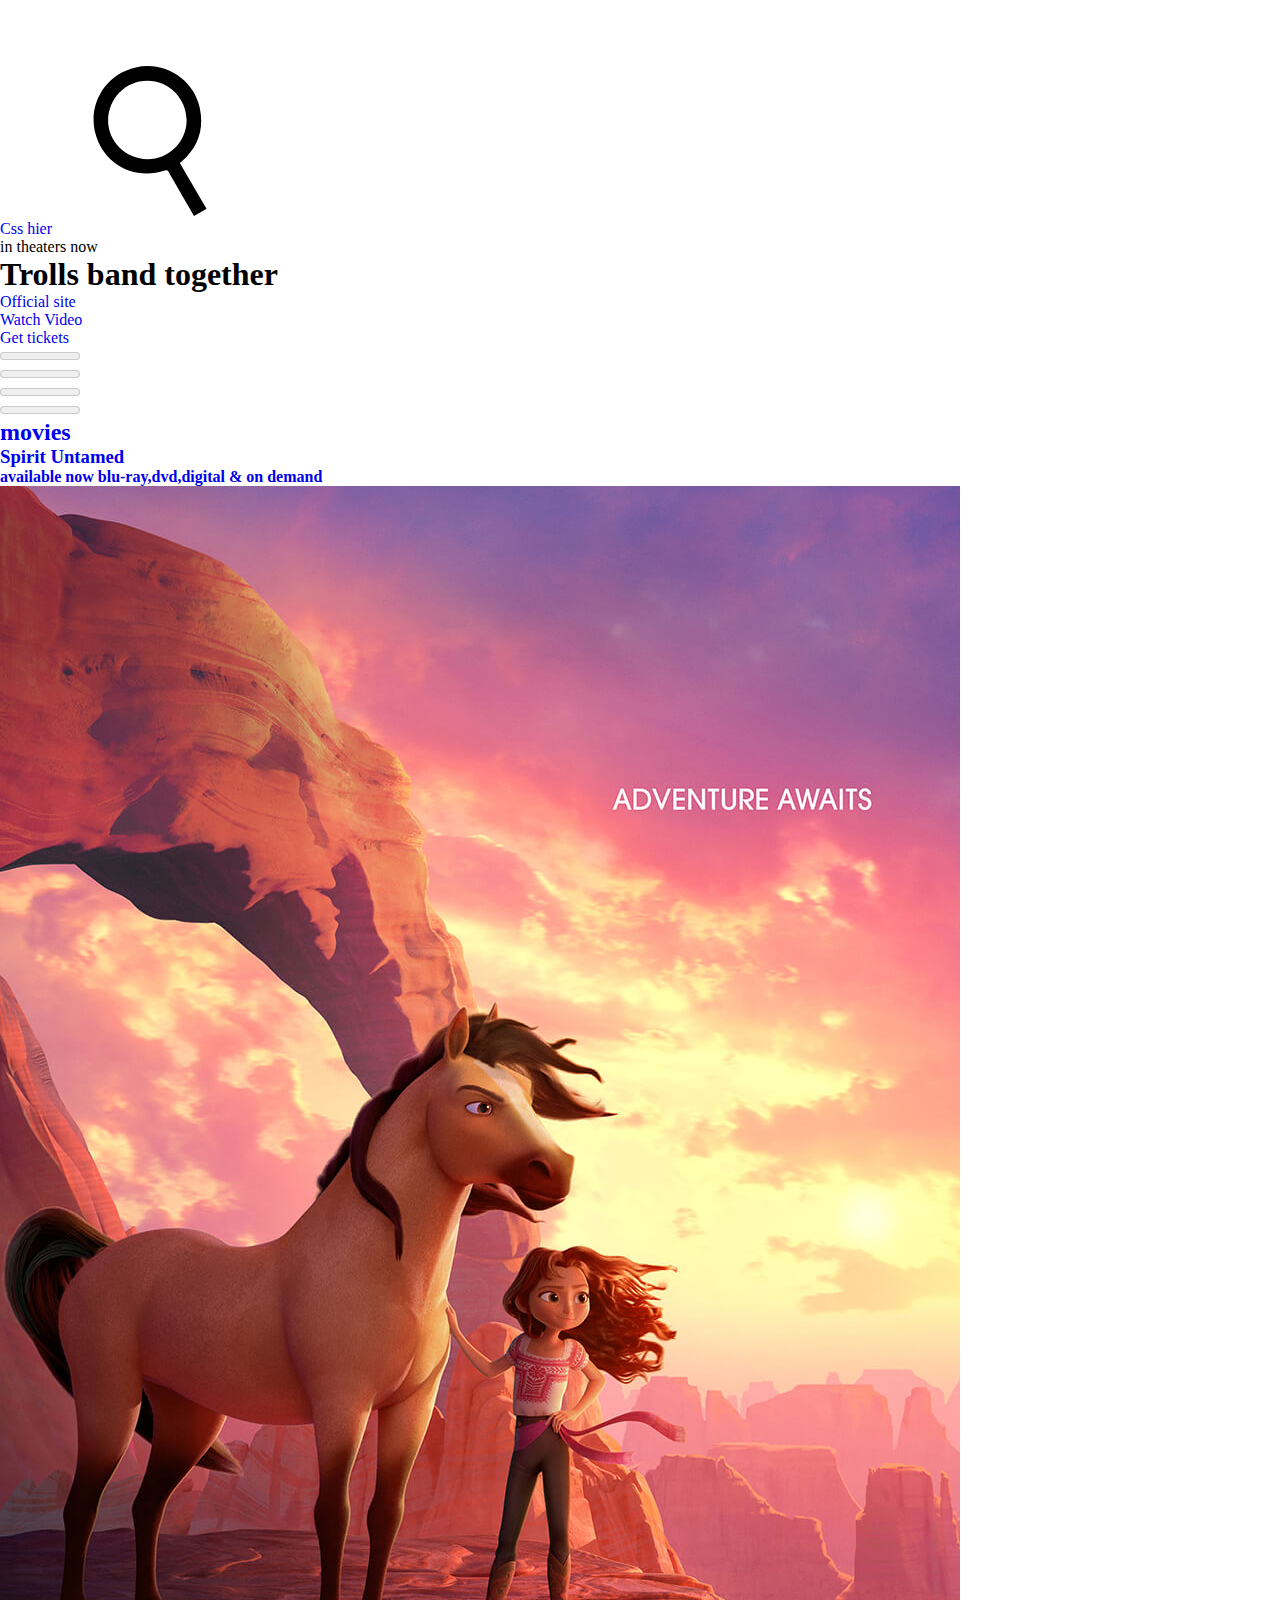
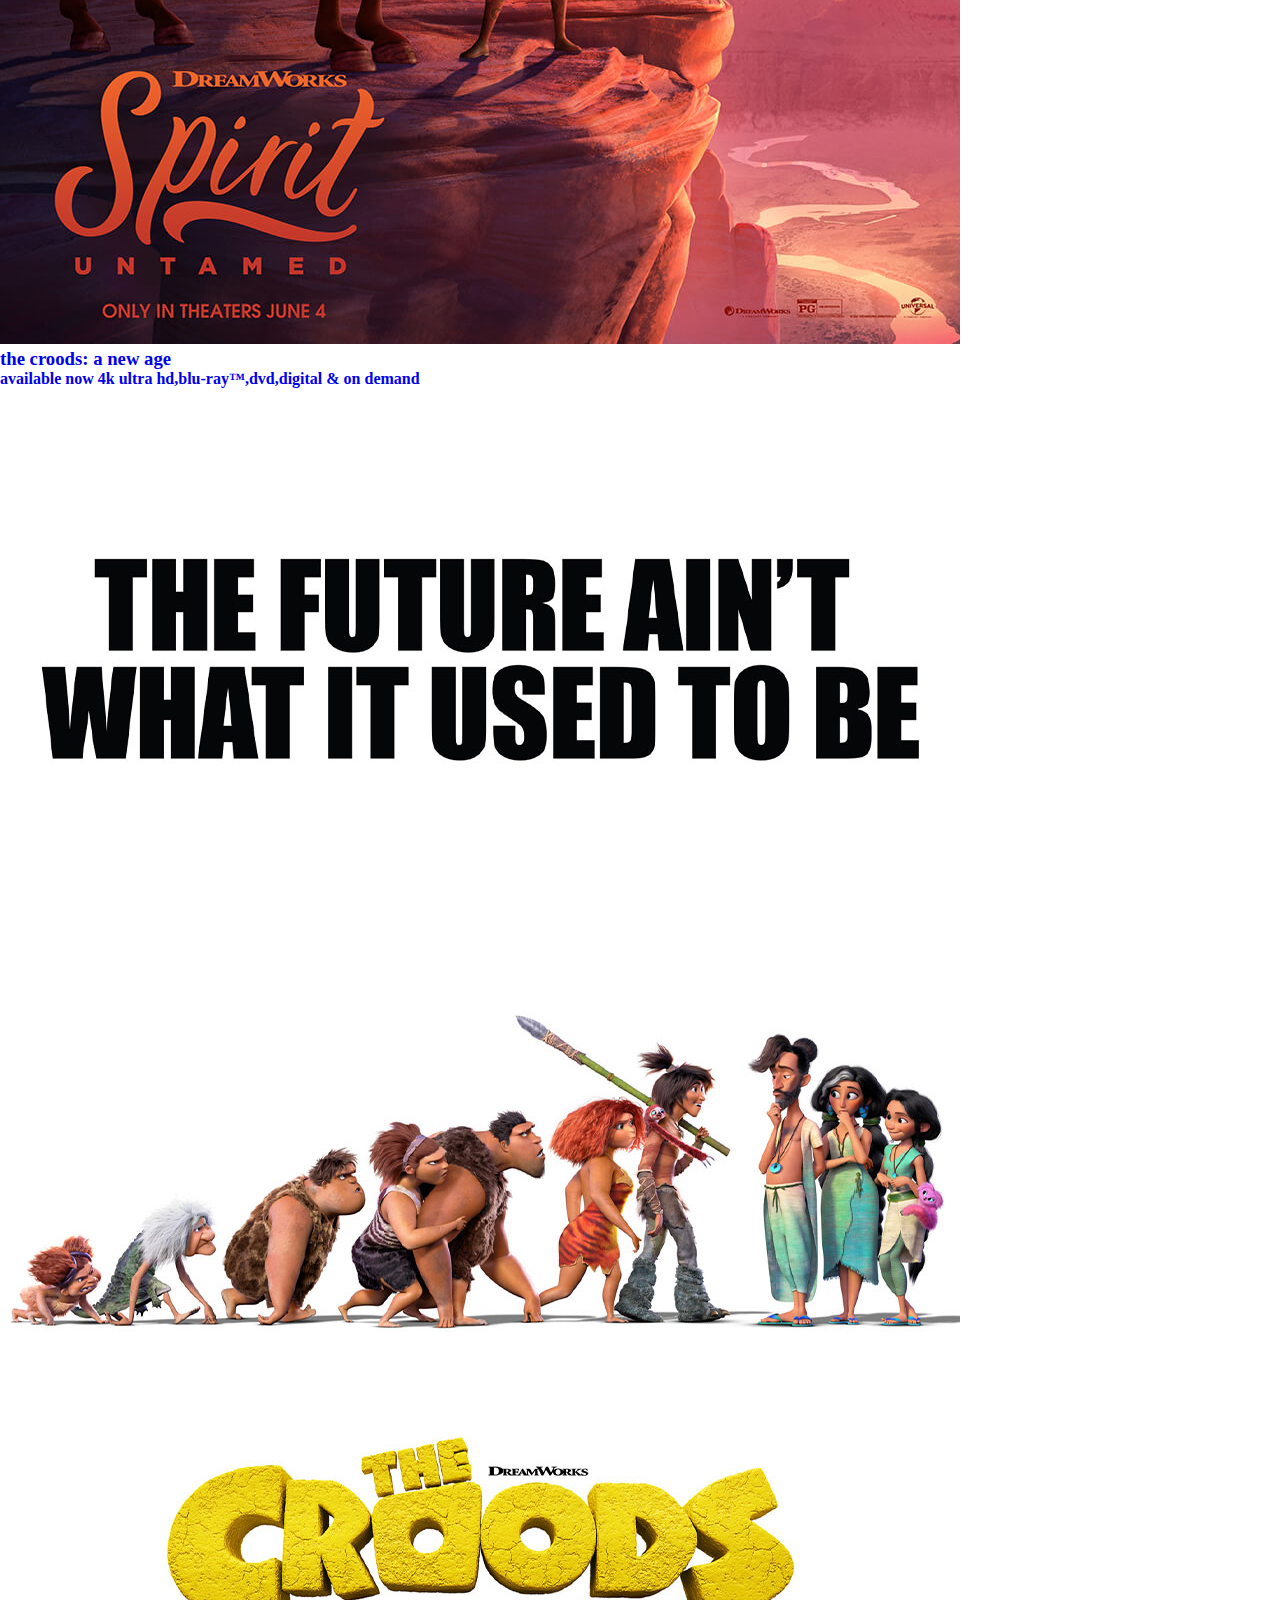
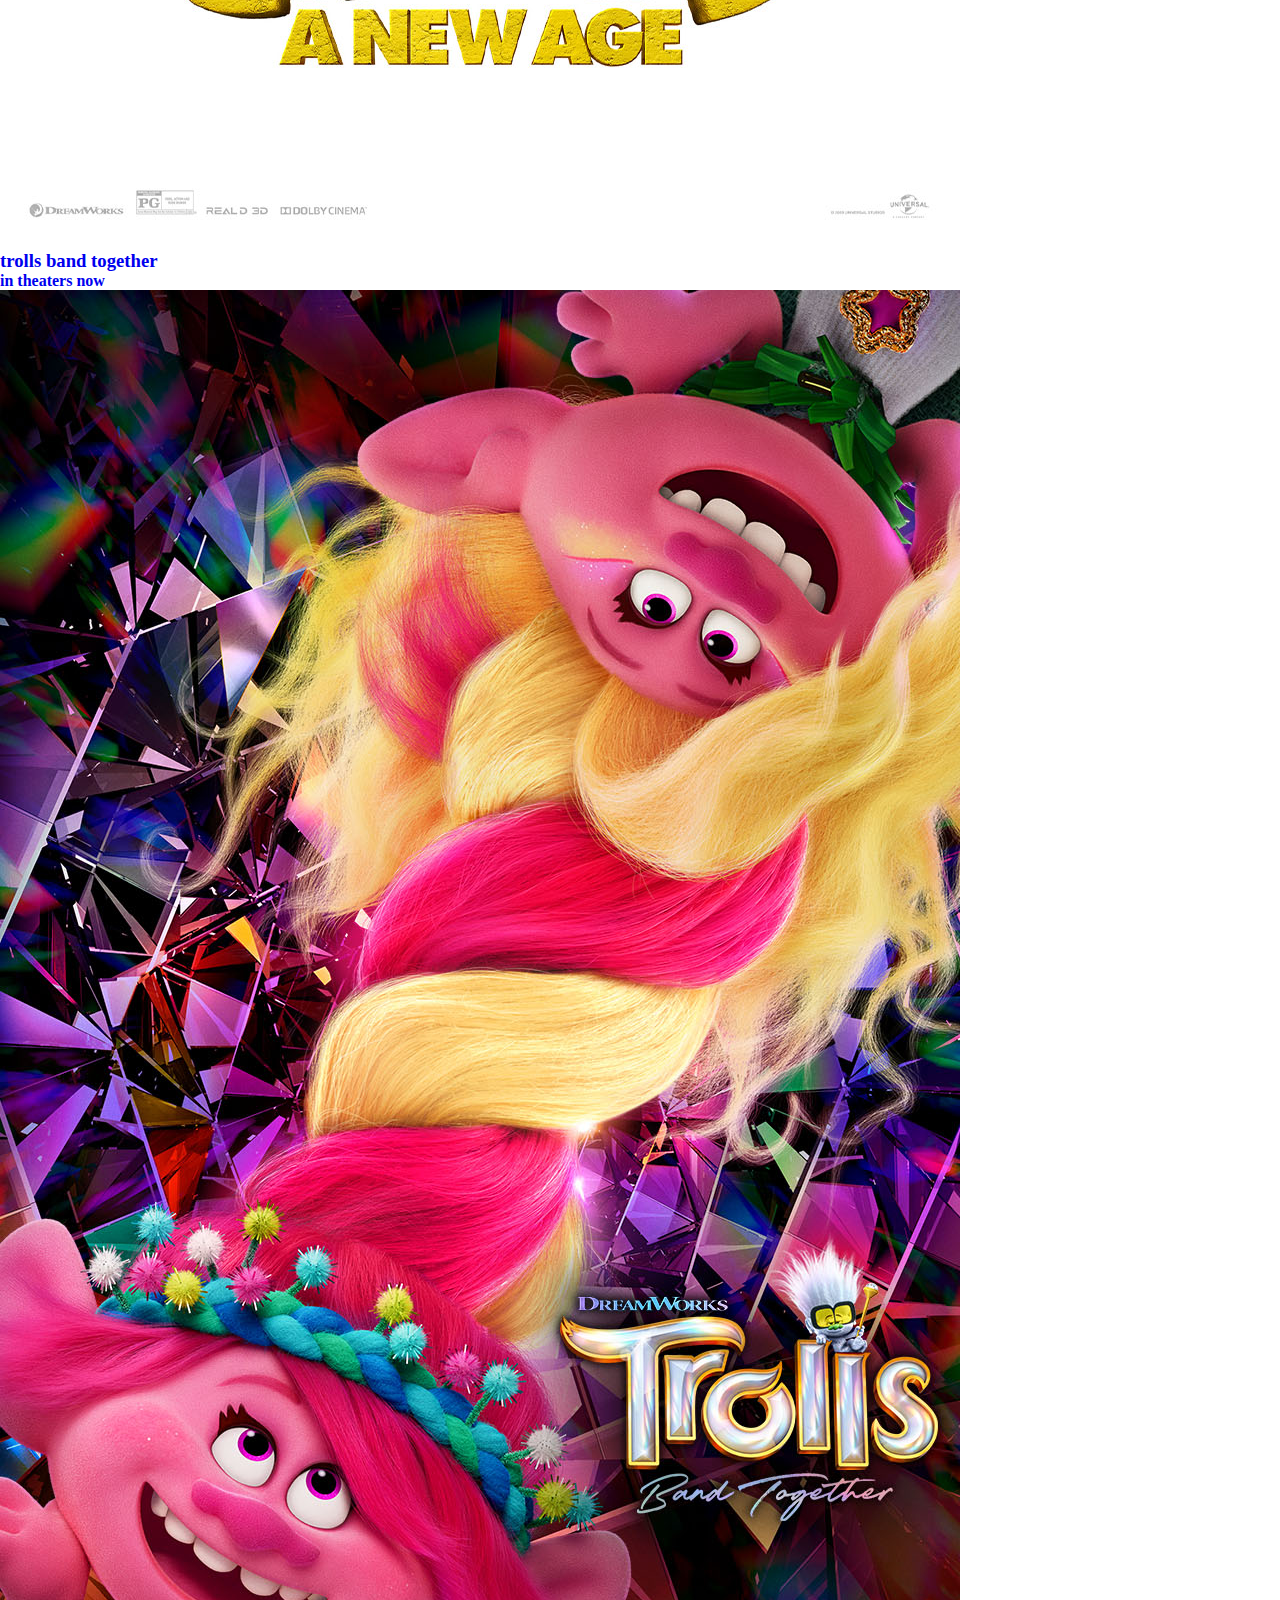
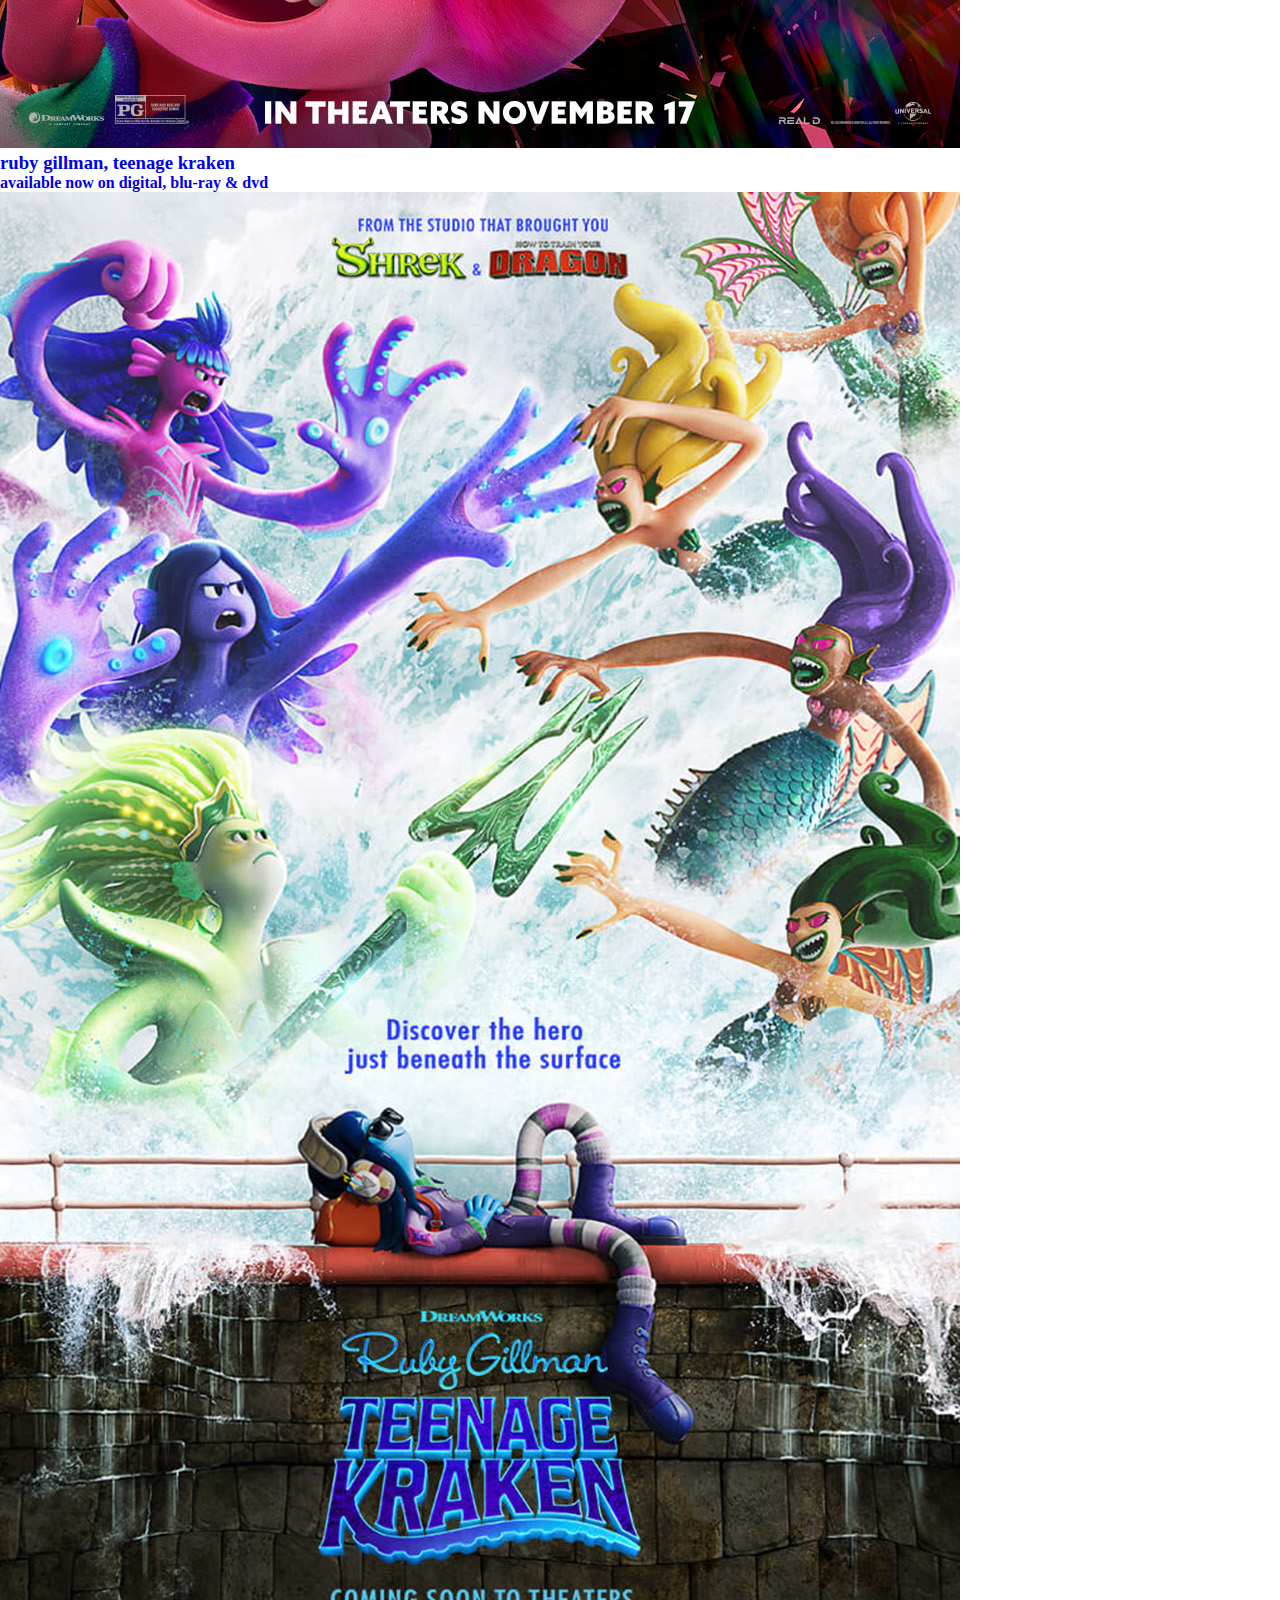
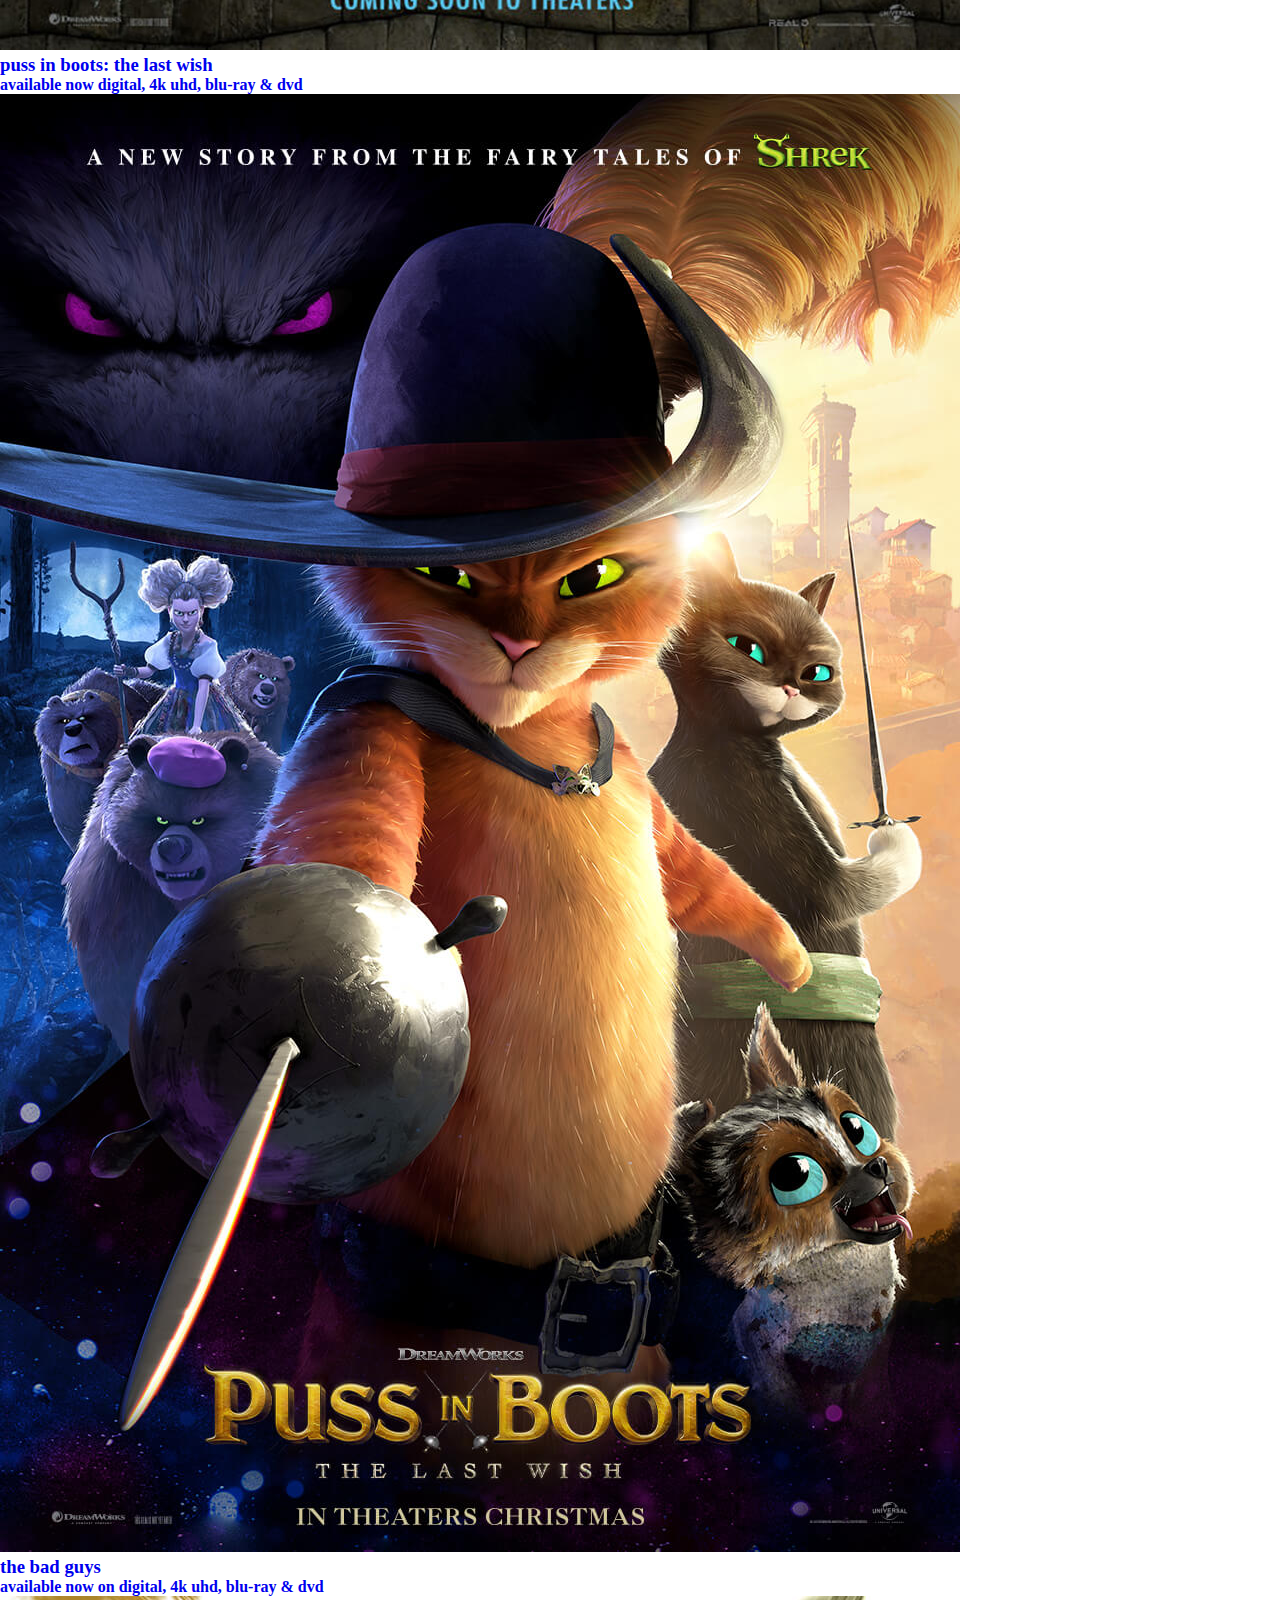
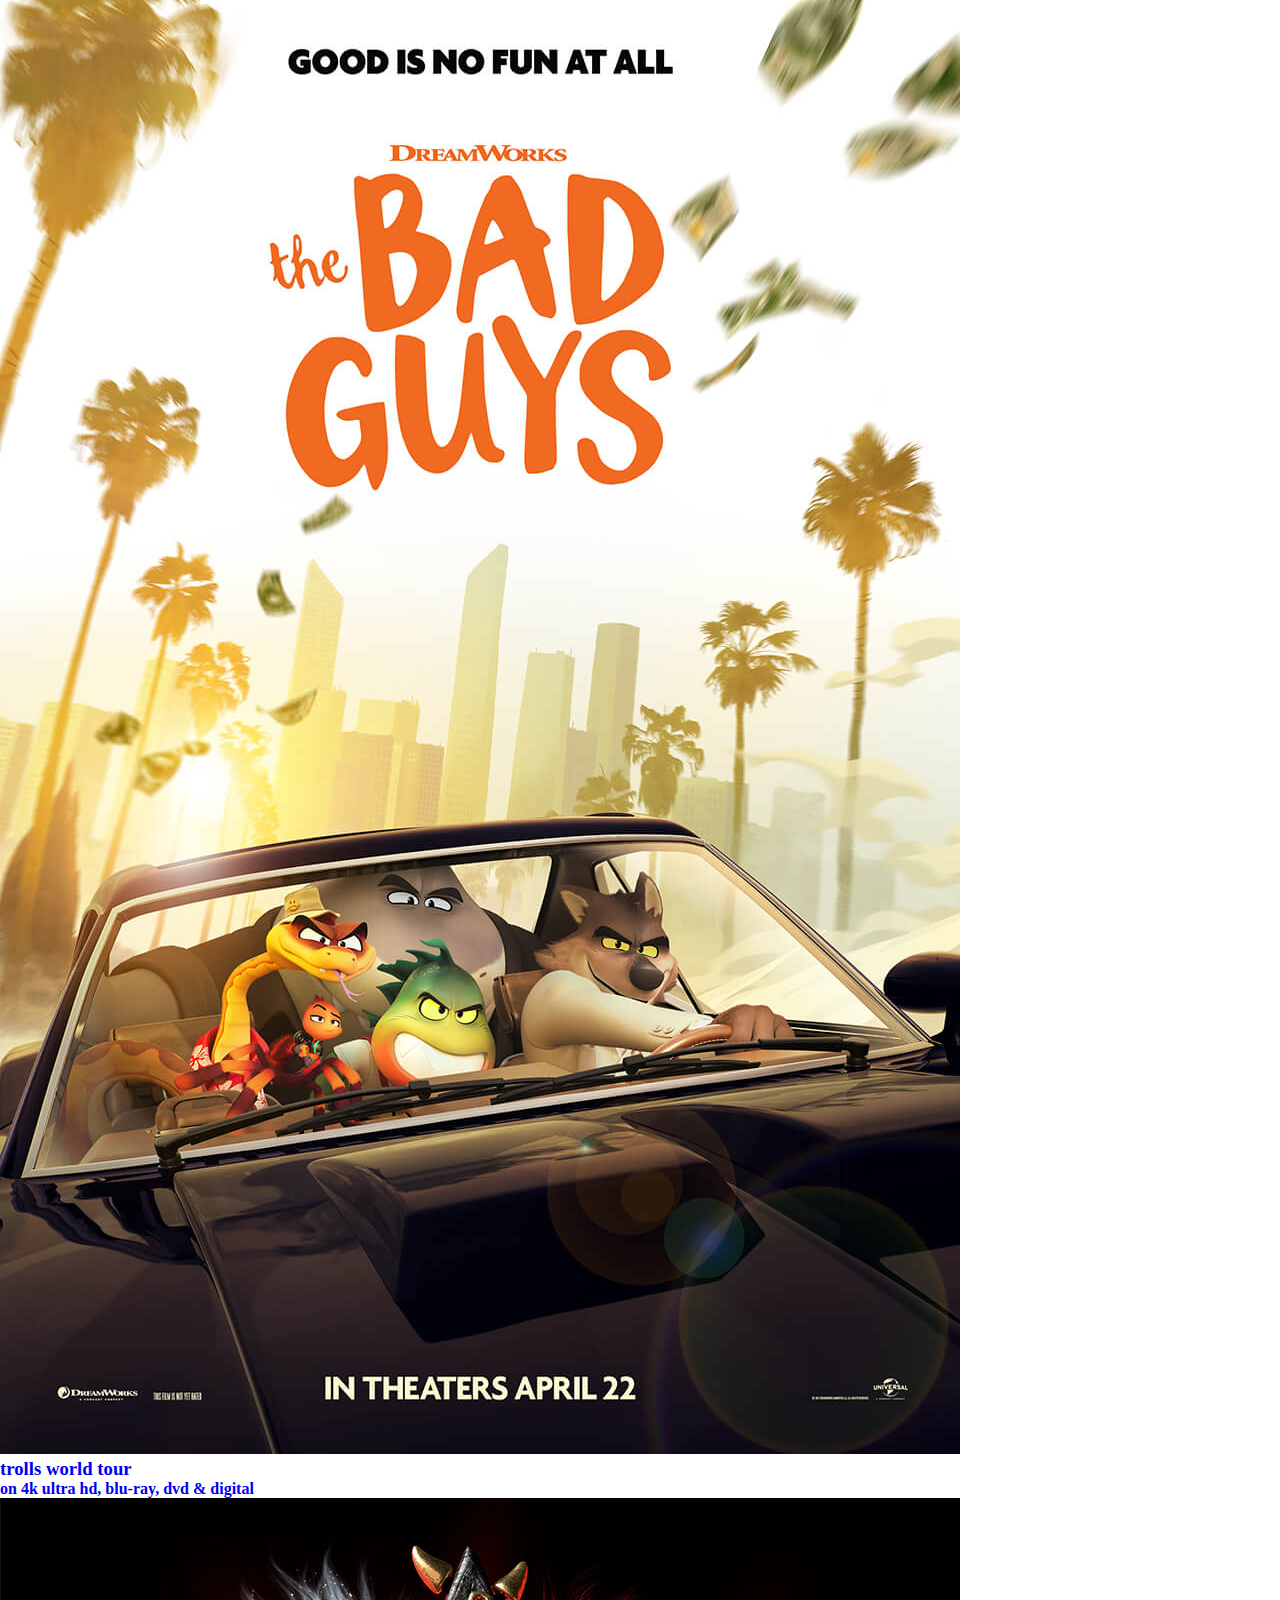
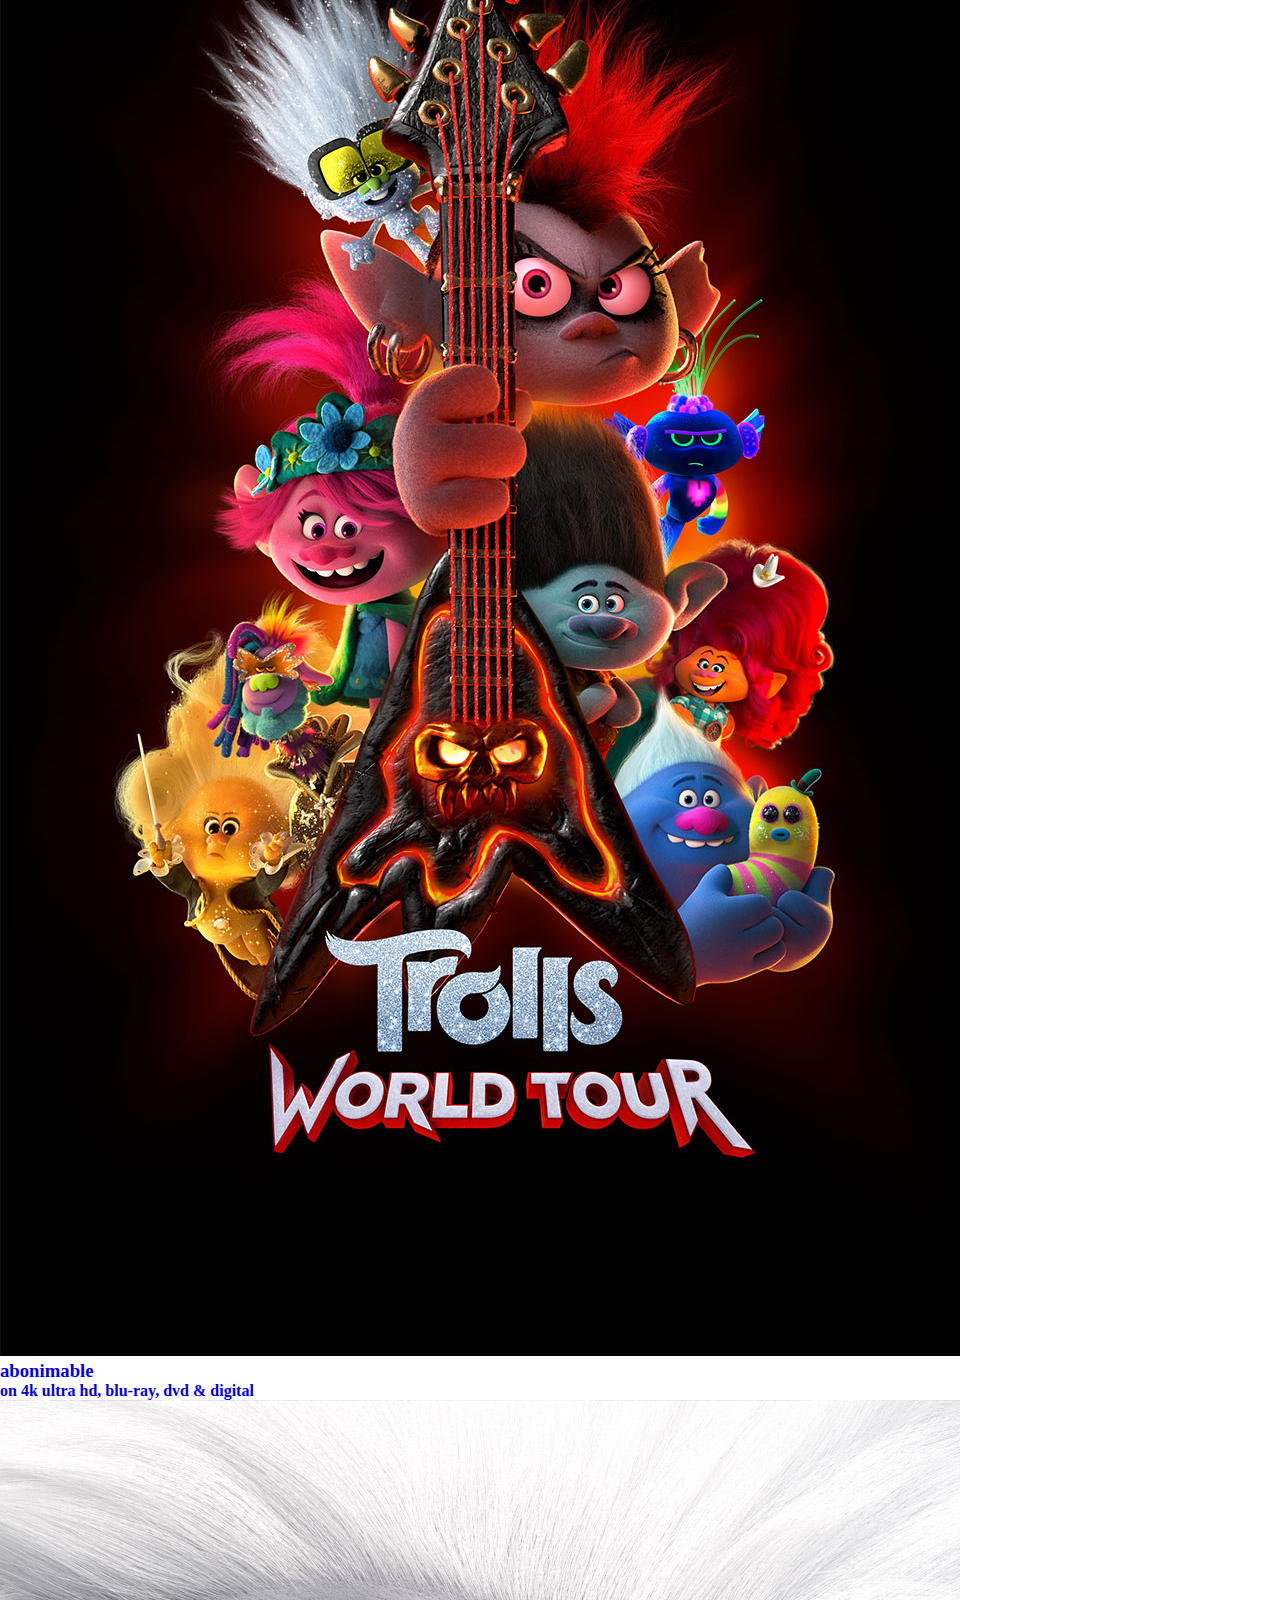
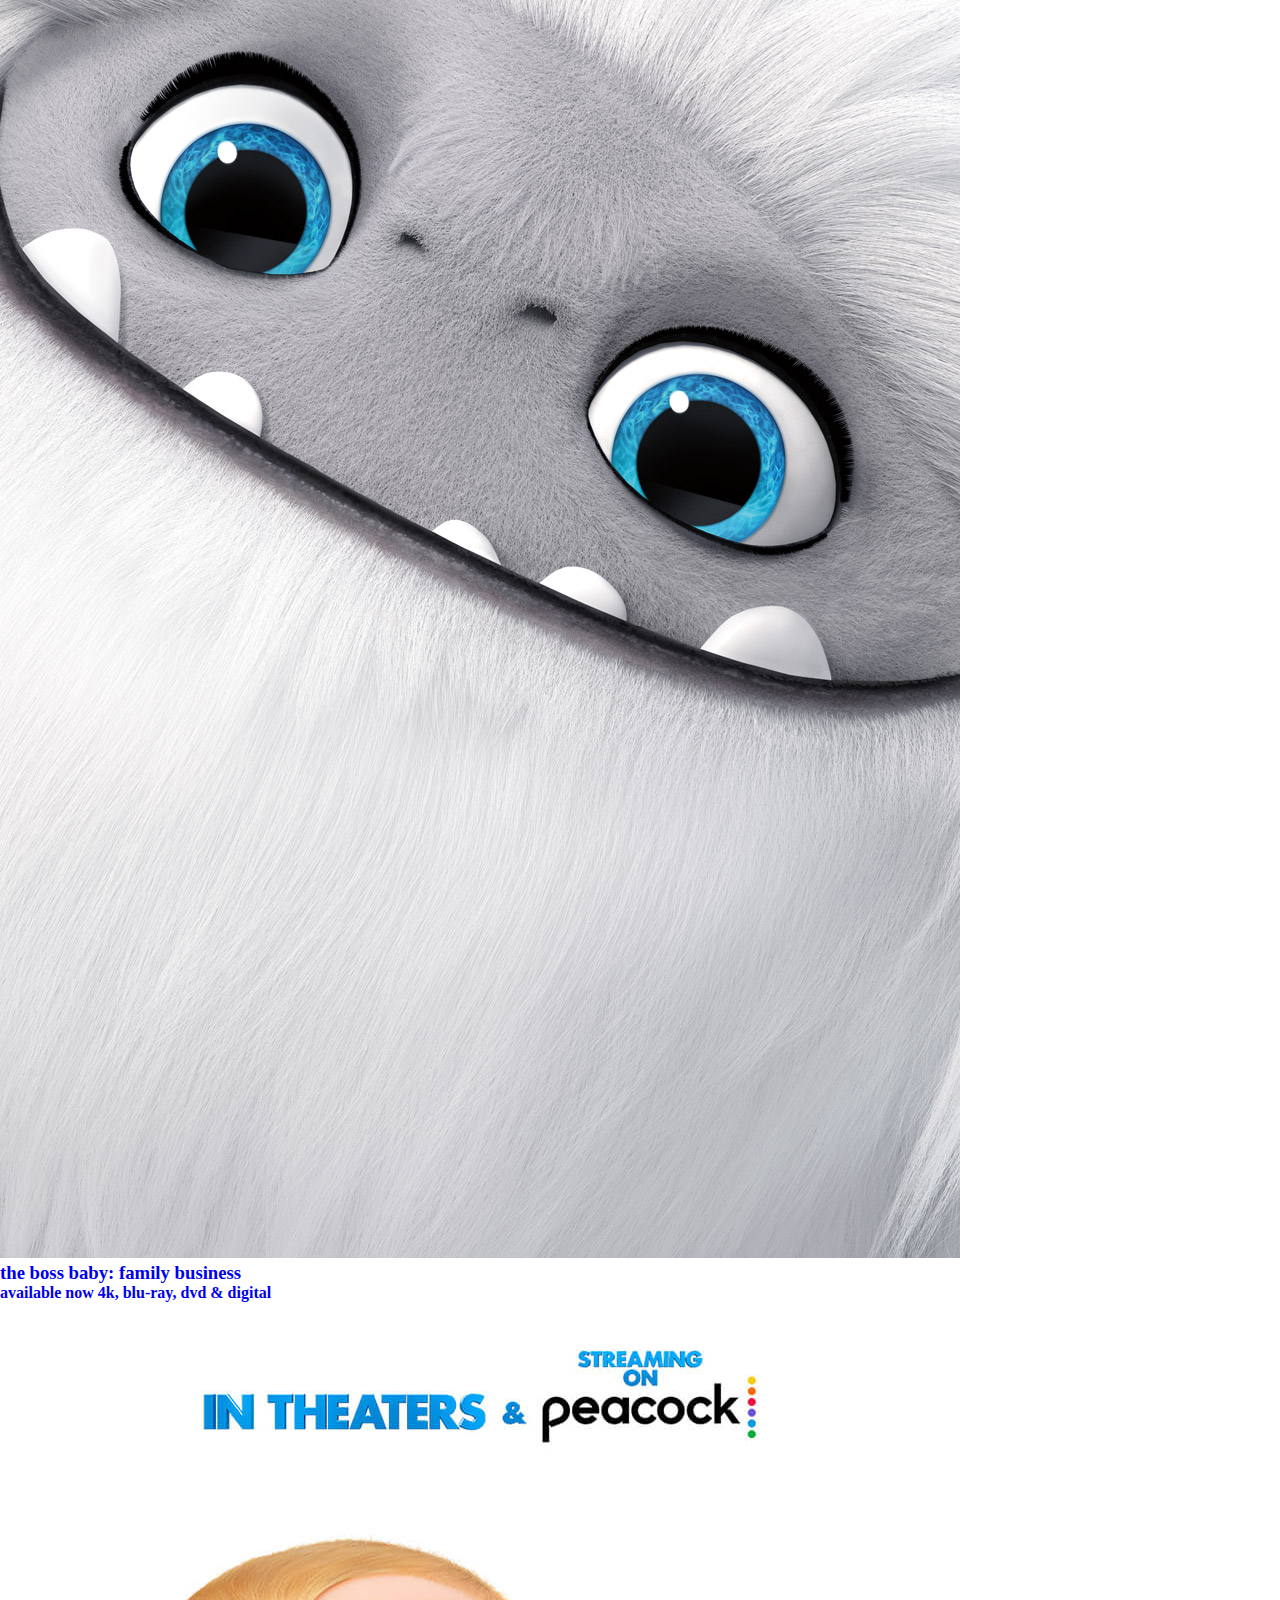
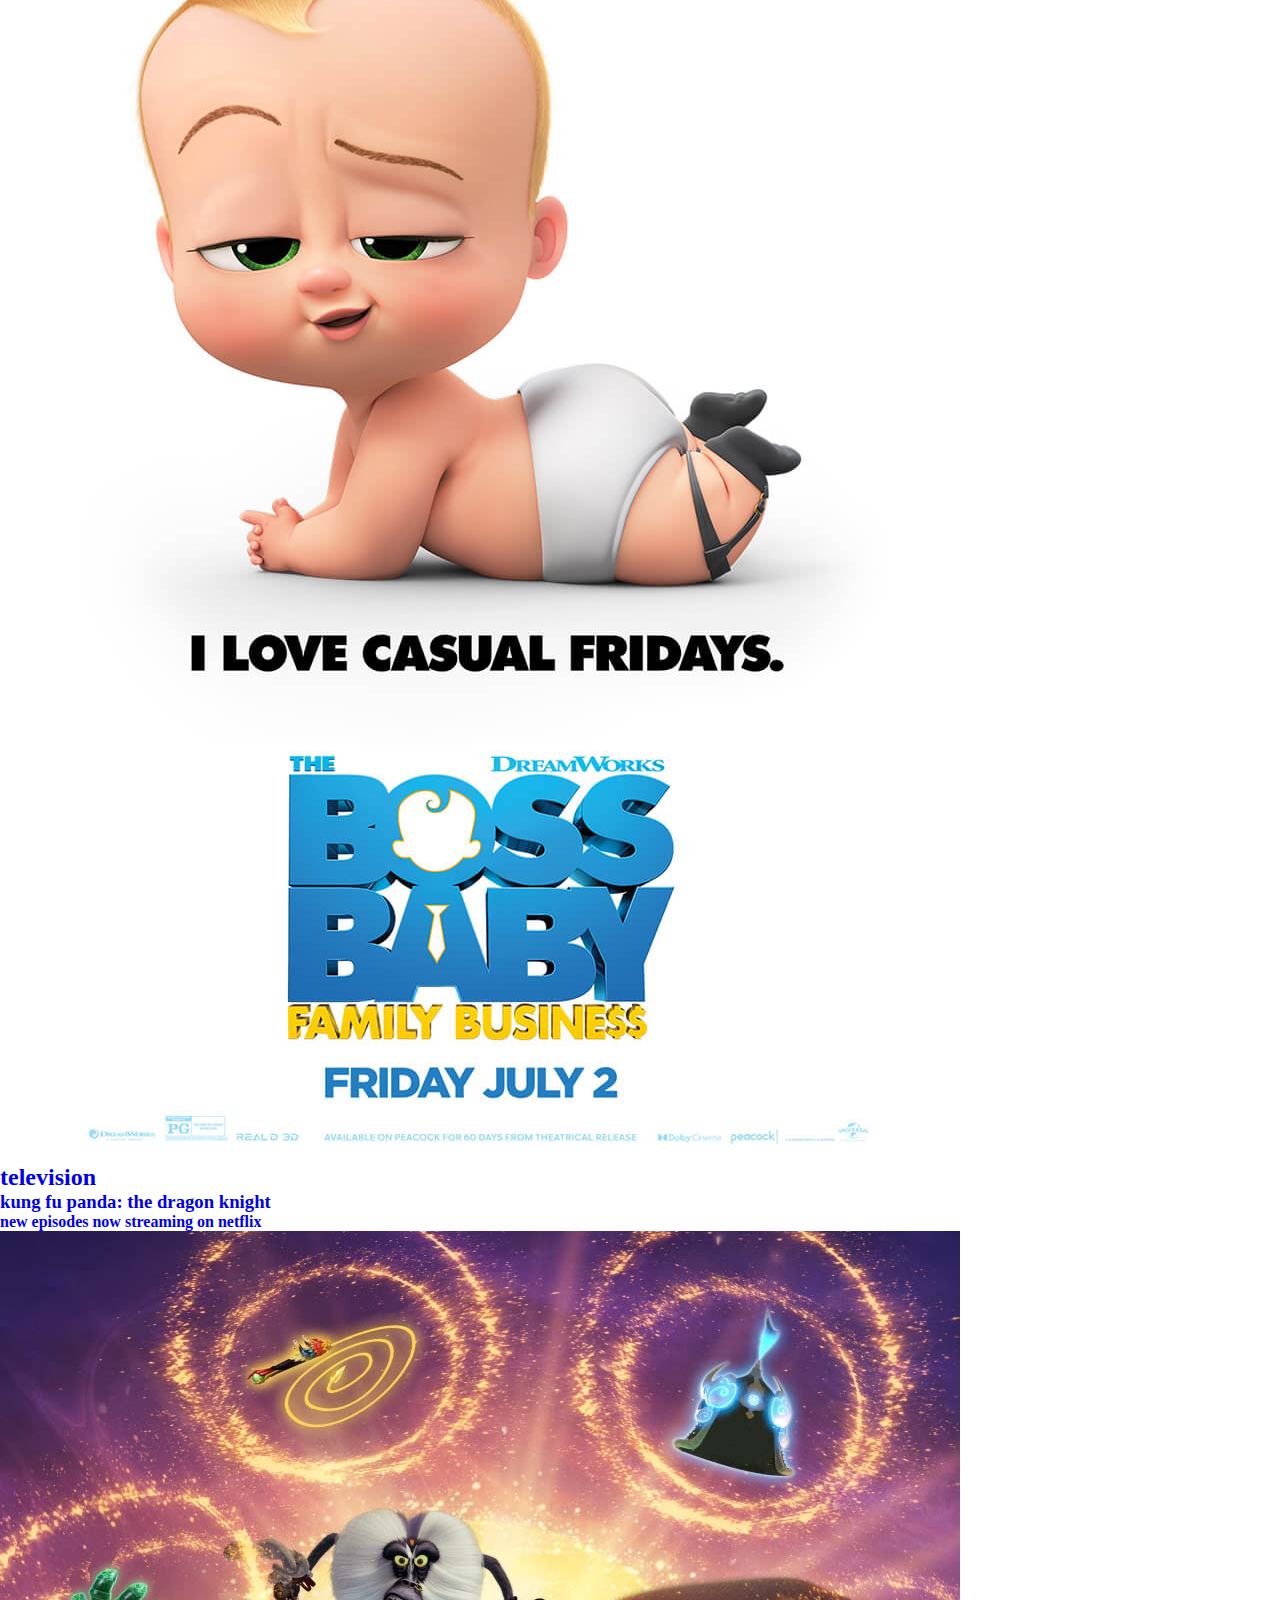
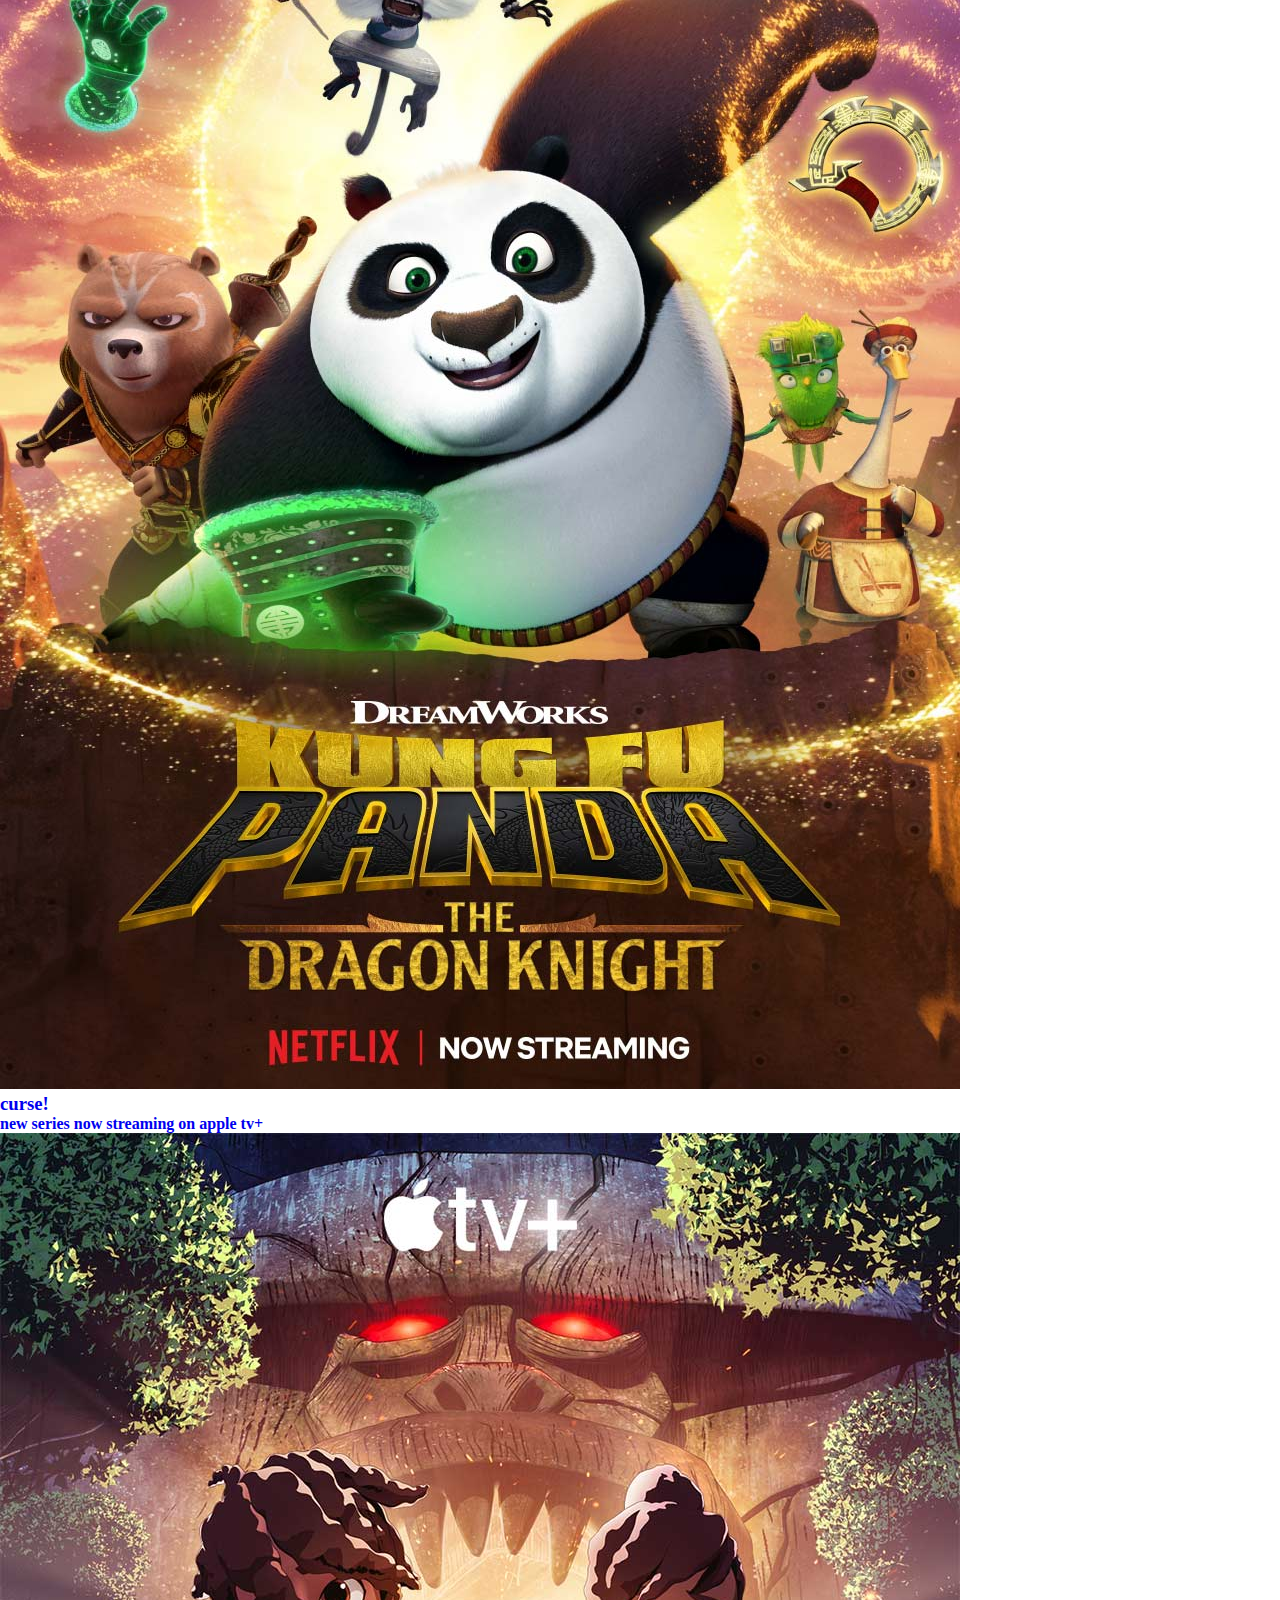
<file: basiswebsite/index.html>
<!DOCTYPE html>
<html lang="nl">
	
<head>
	<meta charset="UTF-8">
	<meta name="author" content="Ziggy van de Weetering">
	<meta name="viewport" content="width=device-width, initial-scale=1">
	<title>Dreamworks</title>
	<link href="styles/style.css" rel="stylesheet">
	<link rel="icon" type="image/svg+xml" href="images/favicon.svg">
</head>

<body>
	<svg xmlns="http://www.w3.org/2000/svg" style="display: none;">
		<symbol id="icon-default" viewBox="0 0 512 512">
		<path d="m475 256c0 40-9 77-29 110-20 34-46 60-80 80-33 20-70 29-110 29-40 0-77-9-110-29-34-20-60-46-80-80-20-33-29-70-29-110 0-40 9-77 29-110 20-34 46-60 80-80 33-20 70-29 110-29 40 0 77 9 110 29 34 20 60 46 80 80 20 33 29 70 29 110z"></path>
		</symbol>
		<symbol id="icon-facebook" viewBox="0 0 30 30" alt="Facebook">
		<path id="social_icon_fb" d="M30,15.092A15.068,15.068,0,0,1,17.344,30V19.454h3.5l.665-4.362h-4.16V12.261A2.175,2.175,0,0,1,19.788,9.9H21.68V6.19A22.93,22.93,0,0,0,18.322,5.9c-3.426,0-5.666,2.089-5.666,5.872v3.325H8.848v4.362h3.809V30A15.085,15.085,0,1,1,30,15.092" fill="#1877f2"></path>
		</symbol>
		<symbol id="icon-facebook-footer" viewBox="0 0 30 30" alt="Facebook">
		<path id="social_icon_fb" d="M30,15.092A15.068,15.068,0,0,1,17.344,30V19.454h3.5l.665-4.362h-4.16V12.261A2.175,2.175,0,0,1,19.788,9.9H21.68V6.19A22.929,22.929,0,0,0,18.322,5.9c-3.426,0-5.666,2.089-5.666,5.872v3.325H8.848v4.362h3.809V30A15.085,15.085,0,1,1,30,15.092" fill="#fff"></path>
		</symbol>
		<symbol id="icon-twitter" viewBox="0 0 30 30" alt="Twitter">
		<path id="social_icon_twitter" d="M83.085,27.654A17.922,17.922,0,0,0,101.169,9.9c0-.108,0-.217,0-.324V8.71a13.99,13.99,0,0,0,3.1-3.272,14.3,14.3,0,0,1-3.617,1.034,6.7,6.7,0,0,0,2.761-3.451,15.775,15.775,0,0,1-3.966,1.56A6.152,6.152,0,0,0,94.8,2.51a6.471,6.471,0,0,0-6.372,6.372,3.35,3.35,0,0,0,.173,1.38A17.811,17.811,0,0,1,75.508,3.545a6.591,6.591,0,0,0-.859,3.27,6.84,6.84,0,0,0,2.761,5.339,5.811,5.811,0,0,1-2.928-.861,6.3,6.3,0,0,0,5.167,6.2,5.292,5.292,0,0,1-1.723.173,2.934,2.934,0,0,1-1.205-.173,6.525,6.525,0,0,0,6.02,4.481,13.007,13.007,0,0,1-7.922,2.761,4.783,4.783,0,0,1-1.55-.181,16.261,16.261,0,0,0,9.816,3.1" transform="translate(-73.269 -2.51)" fill="#019ef7"></path>
		</symbol>
		<symbol id="icon-x-black" viewBox="0 0 30 30" alt="X">
		<path d="M11.858,14.33h0l-.989-1.414L3,1.66H6.388l6.35,9.083.989,1.414,8.254,11.807H18.593ZM21.98,0,13.9,9.393,7.444,0H0L9.76,14.2,0,25.549H2.206l8.534-9.92,6.816,9.92H25L14.878,10.818h0L24.185,0Z"></path>
		</symbol>
		<symbol id="icon-x-black-footer" viewBox="0 0 30 30" alt="X">
		<path d="M11.858,14.33h0l-.989-1.414L3,1.66H6.388l6.35,9.083.989,1.414,8.254,11.807H18.593ZM21.98,0,13.9,9.393,7.444,0H0L9.76,14.2,0,25.549H2.206l8.534-9.92,6.816,9.92H25L14.878,10.818h0L24.185,0Z"></path>
		</symbol>
		<symbol id="icon-x-white" viewBox="0 0 30 30" alt="X">
		<path d="M11.383,13.757h0L10.434,12.4,2.88,1.594H6.132l6.1,8.72.949,1.358L21.1,23.006H17.85ZM21.1,0,13.343,9.018,7.147,0H0L9.37,13.636,0,24.527H2.117L10.31,15l6.544,9.523H24L14.283,10.386h0L23.218,0Z" fill="#fff"></path>
		</symbol>
		<symbol id="icon-x-white-footer" viewBox="0 0 30 30" alt="X">
		<path d="M11.383,13.757h0L10.434,12.4,2.88,1.594H6.132l6.1,8.72.949,1.358L21.1,23.006H17.85ZM21.1,0,13.343,9.018,7.147,0H0L9.37,13.636,0,24.527H2.117L10.31,15l6.544,9.523H24L14.283,10.386h0L23.218,0Z" fill="#fff"></path>
		</symbol>
		<symbol id="icon-twitter-footer" viewBox="0 0 30 30" alt="Twitter">
		<path id="Twitter" d="M83.085,28.008A18.044,18.044,0,0,0,101.169,10c0-.109,0-.22,0-.329V8.8a14.106,14.106,0,0,0,3.1-3.318,14.149,14.149,0,0,1-3.617,1.048,6.778,6.778,0,0,0,2.761-3.5A15.647,15.647,0,0,1,99.447,4.61,6.114,6.114,0,0,0,94.8,2.51a6.516,6.516,0,0,0-6.372,6.462,3.441,3.441,0,0,0,.173,1.4A17.732,17.732,0,0,1,75.508,3.56a6.757,6.757,0,0,0-.859,3.316,6.966,6.966,0,0,0,2.761,5.414,5.752,5.752,0,0,1-2.928-.873A6.361,6.361,0,0,0,79.649,17.7a5.222,5.222,0,0,1-1.723.175,2.9,2.9,0,0,1-1.205-.175,6.537,6.537,0,0,0,6.02,4.544,12.894,12.894,0,0,1-7.922,2.8,4.721,4.721,0,0,1-1.55-.183,16.107,16.107,0,0,0,9.816,3.144" transform="translate(-73.269 -2.51)" fill="#fff"></path>
		</symbol>
		<symbol id="icon-play" viewBox="0 0 512 512">
		<path d="m70 511c-7 0-14-2-20-6-14-8-22-23-22-43l0-412c0-20 8-35 22-43 13-8 31-7 48 3l359 206c17 10 27 24 27 40 0 17-10 31-27 41l-359 206c-9 5-19 8-28 8z m0-472c0 0-1 0-1 0-1 1-3 4-3 11l0 413c0 6 2 9 3 10 1 0 4 0 10-3l359-207c6-3 8-7 8-7 0 0-2-4-8-7l-359-207c-4-2-7-3-9-3z"></path>
		</symbol>
		<symbol id="icon-play-solid" viewBox="0 0 512 512">
		<path d="m465 227l-384-222c-22-13-51 3-51 30l0 442c0 27 29 43 51 30l384-222c22-13 22-45 0-58z"></path>
		</symbol>
		<symbol id="icon-close" viewBox="0 0 512 512">
		<path d="m512 39l-37-37-219 218-219-218-37 37 219 217-219 218 37 36 219-218 219 218 37-36-219-218z"></path>
		</symbol>
		<symbol id="icon-search" viewBox="0 0 512 512" alt="Search">
		<path d="m358 331c30 52 60 103 91 156-15 9-29 16-43 25-10-18-20-35-30-52-19-33-38-65-56-97-3-6-6-8-13-6-105 35-211-22-238-129-25-100 36-200 138-223 98-23 198 40 219 138 15 72-5 133-61 182-2 1-3 2-5 4 0 0-1 1-2 2z m23-146c-1-75-60-135-134-135-75 0-134 61-134 137 0 71 61 131 134 131 74 0 134-60 134-133z"></path>
		</symbol>
		<symbol id="icon-youtube" viewBox="0 0 34.287 24" alt="YouTube">
		<path id="social_icon_youtube" d="M33.57,3.748A4.293,4.293,0,0,0,30.539.717C27.864,0,17.142,0,17.142,0S6.421,0,3.748.717A4.289,4.289,0,0,0,.717,3.748,44.584,44.584,0,0,0,0,12a44.6,44.6,0,0,0,.717,8.252,4.293,4.293,0,0,0,3.031,3.031C6.421,24,17.142,24,17.142,24s10.722,0,13.4-.717a4.3,4.3,0,0,0,3.031-3.031A44.6,44.6,0,0,0,34.287,12a44.585,44.585,0,0,0-.717-8.252M13.716,17.142V6.858L22.623,12Z" fill="red"></path>
		</symbol>
		<symbol id="icon-youtube-footer" viewBox="0 0 34.287 24" alt="YouTube">
		<path id="footer_icon_youtube" d="M145.97,6.292a4.3,4.3,0,0,0-3.032-3.039c-2.673-.716-13.4-.716-13.4-.716s-10.722,0-13.4.718a4.3,4.3,0,0,0-3.032,3.039,44.855,44.855,0,0,0-.717,8.268,44.869,44.869,0,0,0,.717,8.269,4.24,4.24,0,0,0,3.032,2.989c2.675.718,13.4.718,13.4.718s10.722,0,13.4-.718a4.24,4.24,0,0,0,3.032-2.989,44.874,44.874,0,0,0,.717-8.269,44.874,44.874,0,0,0-.717-8.269M126.035,19.635V9.486L135,14.561Z" transform="translate(-112.397 -2.537)" fill="#fff"></path>
		</symbol>
		<symbol id="icon-instagram-footer" viewBox="0 0 29 29" alt="Instagram">
		<path id="footer_icon_ig" d="M46.921,2.971a44.479,44.479,0,0,1,5.785.161,7.466,7.466,0,0,1,2.732.482A5.645,5.645,0,0,1,58.17,6.346a7.465,7.465,0,0,1,.482,2.732c0,1.447.161,1.932.161,5.785a44.481,44.481,0,0,1-.161,5.785,7.465,7.465,0,0,1-.482,2.732,5.64,5.64,0,0,1-2.732,2.732,7.466,7.466,0,0,1-2.732.482c-1.447,0-1.932.161-5.785.161a44.48,44.48,0,0,1-5.785-.161,7.466,7.466,0,0,1-2.732-.482,5.645,5.645,0,0,1-2.726-2.736,7.466,7.466,0,0,1-.482-2.732c0-1.447-.161-1.932-.161-5.785A44.479,44.479,0,0,1,35.2,9.075a7.477,7.477,0,0,1,.482-2.733A5.777,5.777,0,0,1,36.8,4.733a2.714,2.714,0,0,1,1.6-1.118,7.466,7.466,0,0,1,2.732-.482,44.254,44.254,0,0,1,5.785-.162m0-2.576a47.471,47.471,0,0,0-5.946.161,9.928,9.928,0,0,0-3.536.644,6.285,6.285,0,0,0-2.576,1.608,6.285,6.285,0,0,0-1.608,2.576,7.324,7.324,0,0,0-.644,3.536,47.346,47.346,0,0,0-.153,5.938,47.47,47.47,0,0,0,.161,5.946,9.927,9.927,0,0,0,.644,3.536,6.732,6.732,0,0,0,4.184,4.184,9.928,9.928,0,0,0,3.536.644,47.47,47.47,0,0,0,5.946.161,47.47,47.47,0,0,0,5.946-.161,9.928,9.928,0,0,0,3.536-.644,6.744,6.744,0,0,0,4.179-4.179,9.928,9.928,0,0,0,.644-3.536c0-1.608.161-2.089.161-5.946a47.472,47.472,0,0,0-.161-5.946,9.928,9.928,0,0,0-.644-3.536,6.285,6.285,0,0,0-1.608-2.576A6.285,6.285,0,0,0,56.406,1.2,9.928,9.928,0,0,0,52.87.553,47.511,47.511,0,0,0,46.921.395m0,7.071a7.274,7.274,0,0,0-7.393,7.153q0,.12,0,.24a7.393,7.393,0,1,0,7.393-7.393m0,12.214A4.735,4.735,0,0,1,42.1,15.032q0-.087,0-.174a4.735,4.735,0,0,1,4.648-4.822q.087,0,.174,0a4.735,4.735,0,0,1,4.822,4.648q0,.087,0,.174a4.735,4.735,0,0,1-4.648,4.822q-.087,0-.174,0m7.714-14.3A1.767,1.767,0,1,0,56.4,7.148v0a1.784,1.784,0,0,0-1.767-1.767" transform="translate(-32.425 -0.364)" fill="#fff"></path>
		</symbol>
		<symbol id="icon-instagram" viewBox="0 0 29 29" alt="Instagram">
		<path id="footer_icon_ig" d="M46.921,2.971a44.479,44.479,0,0,1,5.785.161,7.466,7.466,0,0,1,2.732.482A5.645,5.645,0,0,1,58.17,6.346a7.465,7.465,0,0,1,.482,2.732c0,1.447.161,1.932.161,5.785a44.481,44.481,0,0,1-.161,5.785,7.465,7.465,0,0,1-.482,2.732,5.64,5.64,0,0,1-2.732,2.732,7.466,7.466,0,0,1-2.732.482c-1.447,0-1.932.161-5.785.161a44.48,44.48,0,0,1-5.785-.161,7.466,7.466,0,0,1-2.732-.482,5.645,5.645,0,0,1-2.726-2.736,7.466,7.466,0,0,1-.482-2.732c0-1.447-.161-1.932-.161-5.785A44.479,44.479,0,0,1,35.2,9.075a7.477,7.477,0,0,1,.482-2.733A5.777,5.777,0,0,1,36.8,4.733a2.714,2.714,0,0,1,1.6-1.118,7.466,7.466,0,0,1,2.732-.482,44.254,44.254,0,0,1,5.785-.162m0-2.576a47.471,47.471,0,0,0-5.946.161,9.928,9.928,0,0,0-3.536.644,6.285,6.285,0,0,0-2.576,1.608,6.285,6.285,0,0,0-1.608,2.576,7.324,7.324,0,0,0-.644,3.536,47.346,47.346,0,0,0-.153,5.938,47.47,47.47,0,0,0,.161,5.946,9.927,9.927,0,0,0,.644,3.536,6.732,6.732,0,0,0,4.184,4.184,9.928,9.928,0,0,0,3.536.644,47.47,47.47,0,0,0,5.946.161,47.47,47.47,0,0,0,5.946-.161,9.928,9.928,0,0,0,3.536-.644,6.744,6.744,0,0,0,4.179-4.179,9.928,9.928,0,0,0,.644-3.536c0-1.608.161-2.089.161-5.946a47.472,47.472,0,0,0-.161-5.946,9.928,9.928,0,0,0-.644-3.536,6.285,6.285,0,0,0-1.608-2.576A6.285,6.285,0,0,0,56.406,1.2,9.928,9.928,0,0,0,52.87.553,47.511,47.511,0,0,0,46.921.395m0,7.071a7.274,7.274,0,0,0-7.393,7.153q0,.12,0,.24a7.393,7.393,0,1,0,7.393-7.393m0,12.214A4.735,4.735,0,0,1,42.1,15.032q0-.087,0-.174a4.735,4.735,0,0,1,4.648-4.822q.087,0,.174,0a4.735,4.735,0,0,1,4.822,4.648q0,.087,0,.174a4.735,4.735,0,0,1-4.648,4.822q-.087,0-.174,0m7.714-14.3A1.767,1.767,0,1,0,56.4,7.148v0a1.784,1.784,0,0,0-1.767-1.767" transform="translate(-32.425 -0.364)" fill="#fff"></path>
		</symbol>
		<symbol id="icon-arrow-left" viewBox="0 0 512 512">
		<path d="m369 512l27-27-226-229 226-229-27-27-253 256z"></path>
		</symbol>
		<symbol id="icon-arrow-right" viewBox="0 0 512 512">
		<path d="m143 512l-27-27 226-229-226-229 27-27 253 256z"></path>
		</symbol>
		<symbol id="icon-play-hollow" viewBox="0 0 86.33 98.17">
		<style type="text/css">
					.play-hollow-style {
						fill: none;
						stroke: #fff;
						stroke-width: 4;
						stroke-miterlimit: 10;
					}
				</style>
		<path class="play-hollow-style" d="M82.86,46.54L6.4,2.4C4.44,1.27,2,2.68,2,4.94v88.29c0,2.26,2.44,3.67,4.4,2.54l76.46-44.15
					C84.82,50.5,84.82,47.67,82.86,46.54z"></path>
		</symbol>
		<symbol id="icon-dw-logo" viewBox="0 0 82 48" alt="DreamWorks">
		<g id="XMLID_00000045580301596401577810000014653136601563245185_">
		<path id="XMLID_00000119119357800382192990000008445169681337110961_" class="st0" d="M40.3,25.9C40.3,25.9,40.3,25.9,40.3,25.9
				c-0.1-0.1-0.2-0.6-0.4-0.9c-0.1,0.3-0.2,1.3-0.2,1.5c0,0,0,0.1,0,0.1c0,0.2-0.2,0.2-0.4,0.2c-0.1,0-0.2,0-0.3,0c0,0,0,0,0,0
				c0,0.1-0.1,0.2-0.1,0.3c-0.2,0.5-0.4,1-0.2,1.5c0.6-0.4,1.3-1,2.2-1.4c-0.1-0.2-0.2-0.4-0.3-0.7C40.5,26.3,40.4,26.1,40.3,25.9z"></path>
		<path id="XMLID_00000101800609947895800240000002761577594953150394_" class="st0" d="M33.9,18.4c0.6,0.8,1.2,1.6,1.6,2.4
				c0,0,0,0,0,0c0-0.1,0-0.1,0.1-0.1c0.1,0,0.1,0,0.1,0.1c0,0.1,0.1,0.1,0.1,0.2c0.1,0.1,0.1,0.1,0.2,0.2c0.1,0,0.2,0.1,0.3,0.1
				c0.1,0,0.1,0,0.2,0.1c0.1,0,0.3,0.1,0.4,0.2c0.1,0.1,0.1,0.1,0.2,0.2c0.1,0.1,0.2,0.1,0.2,0.2c0.4,0.2,0.9,0.3,1.4,0.3
				c0.2-0.4,0.6-0.7,1.1-0.6c0.4,0,0.7,0.2,0.9,0.4c0.8-0.1,1.4-0.6,1.9-1.1c0.1-0.1,0.2-0.2,0.3-0.3l-0.3-0.4c-0.2,0-0.3,0-0.4,0
				c-0.1,0-0.3,0-0.4-0.1c-0.1-0.1-0.2-0.1-0.2-0.3c0-0.1,0-0.1,0-0.2c0-0.1-0.1-0.1-0.1-0.1c0,0,0-0.1,0-0.1c0,0,0-0.1,0.1-0.1
				c0,0,0,0,0,0c-0.1,0-0.1-0.1-0.1-0.2c0-0.1,0.1-0.1,0.1-0.2c0,0,0-0.1-0.1-0.1c-0.1-0.1-0.1-0.1-0.2-0.2c0-0.1,0.2-0.3,0.3-0.4
				c0.1-0.1,0.1-0.2,0.1-0.3c0-0.1,0-0.2,0-0.4c0-0.1,0-0.1,0-0.2c-0.1,0.2-0.3,0.2-0.3,0.2c0.2-0.3,0.2-0.3,0.2-0.5
				c0-0.3,0.2-0.5,0.2-0.5c-0.2-0.1-0.3,0.1-0.3,0.1c0-0.6,0.6-0.5,0.6-0.5c-0.3-0.2-0.3-0.5-0.3-0.5c0.1,0.1,0.2,0.2,0.3,0.2
				c0.1,0,0.2,0.1,0.4,0.1c0.1,0,0.2,0,0.4,0c0.2,0,0.3-0.1,0.5-0.1c0.9-0.3,1.4,0.2,1.4,0.2c-0.1-0.2-0.1-0.3-0.1-0.3
				c0,0.1,0.1,0.1,0.2,0.2c0.1,0.1,0.4,0.3,0.6,0.4c0.2,0.2,0.3,0.5,0.3,0.5c0.3,0,0.4,0.2,0.5,0.3C46,17.1,46,17.6,46,17.7
				c0,0.2,0,0.4,0,0.7c-0.1,0.5-0.5,0.9-0.9,1.2c-0.1,0.1-0.2,0.1-0.3,0.2c0,0,0,0,0,0.1c0,0,0.1,0,0.1-0.1c0.1,0,0.4-0.1,0.4,0.1
				c0,0.1,0.1,0.3,0.1,0.4c0,0,0.1,0.1,0.2,0.2c0.1,0.1,0.1,0.1,0.2,0.2c0.1,0.2,0.2,0.3,0.3,0.5c0.1,0.3,0.2,0.5,0.3,0.8
				c0.1,0.4,0.2,0.8,0.2,1.2c0,0.3,0.1,0.6,0.1,0.9c0,0.1,0,0.3,0,0.4c0.7-0.8,1.4-1.7,1.9-2.7c0.9-1.8,1.4-3.9,1.4-5.9
				c0.1-7.8-6-14.8-15.5-13.2c-1.7,0.3-3.4,1-4.9,1.8c-1.6,0.9-3.1,2.2-4.1,3.8c-0.6,0.8-1,1.6-1.5,2.5c1.2,0.6,3,1.5,4.9,2.9
				C30.9,15.1,32.5,16.6,33.9,18.4z"></path>
		<path id="XMLID_00000062191374077325404270000005445769340341443504_" class="st0" d="M36.7,22.8c-0.1,0-0.1,0-0.2,0
				c0.1,0.2,0.1,0.4,0.2,0.5c0,0,0-0.1,0.1-0.1c0.1-0.1,0.3,0,0.4,0.1c0.3,0.2,0.7,0.3,1.1,0.3c0-0.1,0.1-0.3,0.1-0.4
				C38.2,23,38,23,37.9,22.9c-0.2-0.1-0.4-0.1-0.6-0.2C37.1,22.7,36.9,22.8,36.7,22.8z"></path>
		<path id="XMLID_00000155848348268344024000000017637545800803923871_" class="st0" d="M41,37.8c10.4,0,18.9-8.4,18.9-18.9
				S51.4,0,41,0c-4.1,0-7.9,1.3-11,3.6c0,0,0,0,0.1,0c0.9-0.6,1.8-1,2.8-1.4c0.3-0.1,0.6-0.2,0.9-0.3c2.9-1,6-1.3,8.9-0.8
				c1.2,0.2,2.3,0.5,3.4,1c3.2,1.3,6,3.6,7.7,6.7c1.8,3.3,2.4,7.5,1.4,11.2c-0.6,2.2-1.7,4.2-3.2,5.9c-1.5,1.8-3.4,3.2-5.5,4.2
				c-2.1,1-4.5,1.6-6.9,1.6c-0.1,0.2-0.1,0.4-0.2,0.6c0,0.1,0,0.1,0,0.2c-0.1,0.2-0.2,0.1-0.4,0.1c-0.1,0-0.2,0-0.2,0
				c-0.2,0.2-0.3,0.4-0.4,0.6l0,0c-0.2,0.4-0.3,0.6-0.2,1c0,0.1,0.1,0.2,0,0.4c0,0.1,0,0.2-0.1,0.3c-0.1,0.1-0.2,0.1-0.4,0.1
				c-0.3,0-0.5,0-0.7,0.1c0,0,0,0,0,0c-0.3,0.1-0.6,0.3-0.9,0.4c-0.3,0.1-0.6,0.1-0.9,0c0,0-0.1-0.1-0.1-0.1c0,0-0.1,0-0.1,0
				c-0.2,0-0.3-0.1-0.3-0.2c0-0.1,0-0.2,0-0.2c0-0.1,0.1-0.1,0.2-0.1c0.1,0,0.1,0,0.2,0c0.1,0,0.2,0,0.3-0.1c0.2-0.1,0.4-0.2,0.5-0.4
				c0.1-0.1,0.3-0.3,0.5-0.4c0.1-0.1,0.3-0.2,0.3-0.3c0.1-0.1,0.4-0.4,0.6-0.8c0.1-0.1,0.2-0.4,0.3-0.7c0,0-0.1,0-0.1-0.1
				c-0.1-0.1-0.3-0.2-0.2-0.3c0-0.1,0.1-0.2,0.1-0.3c-3.9-0.5-6.1-2.2-6.1-2.2c1.3,0.3,2.6,0.4,3.9,0.4c0,0-0.1-0.1-0.1-0.1
				c0,0,0-0.1,0-0.2c0-0.1,0-0.1,0.1-0.1c0,0,0,0,0,0c0,0,0.1,0,0.1,0c0.1,0,0.2,0,0.4,0c0.1,0,0.2,0,0.3,0c0,0,0.1,0,0.1,0
				c0.1,0,0.1,0,0.2-0.1c0.1,0,0.1-0.1,0.2-0.1c0.2-0.1,0.3-0.2,0.4-0.3c0.3-0.2,0.4-0.4,0.6-0.7c0,0,0,0,0-0.1
				c0.1-0.4,0.2-0.8,0.3-1.1c0,0,0-0.1,0-0.2c0,0,0,0,0,0c-0.1-0.1-0.3-0.2-0.2-0.4c0-0.1,0.1-0.1,0.1-0.3c0-0.1,0.1-0.4,0.2-0.6
				c0.1-0.2,0.1-0.5,0.2-0.7c-0.1,0-0.2,0-0.3,0.1c-0.2,0.1-0.4,0.2-0.6,0.3c0,0.2,0.1,0.4,0.1,0.5c0,0.1,0,0.1,0,0.2
				c0,0.1-0.1,0.1-0.2,0.1c0,0,0,0-0.1,0c0,0,0,0,0,0c-0.1,0-0.2-0.1-0.3-0.2c-0.1-0.2-0.1-0.4-0.2-0.7c0,0-0.1-0.1-0.1-0.1
				c-0.2,0-0.3-0.2-0.3-0.2c0,0,0,0,0,0C36,24.4,36,24.2,36,24.2c-0.1,0-0.1-0.1-0.2-0.2c-0.1-0.2,0.1-0.4,0.3-0.4c0,0,0,0,0.1,0
				c-0.1-0.3-0.2-0.5-0.3-0.8c-0.2-0.1-0.2-0.2-0.2-0.2c-0.2,0-0.2-0.2-0.2-0.2c-0.2,0-0.3-0.3-0.3-0.3C35,22,35,21.9,35,21.8
				c0-0.1,0.1-0.1,0.2-0.2c0,0,0,0,0,0c0.1,0,0.1,0,0.2-0.1c-0.5-1-1.1-1.9-1.9-2.9c-1.4-1.8-3-3.3-4.8-4.7c-1.6-1.2-3.2-2.2-4.8-2.9
				c-0.3,0.7-0.6,1.3-0.8,2c-0.6,1.8-0.9,3.7-0.9,5.6c0,0.1,0,0.1,0,0.2C22.1,29.3,30.6,37.8,41,37.8z"></path>
		<path id="XMLID_00000013188190012355684120000009483095052247453375_" class="st0" d="M43.1,23.3c-0.3,0.1-0.7,0.2-1,0.3
				c0.4,0.5,0.8,1,1.2,1.5c0,0,0,0,0,0c0,0,0.1,0.1,0.3,0.3c0-0.2,0.1-0.5,0.1-0.7C43.5,24.3,43.4,23.7,43.1,23.3
				C43.1,23.3,43.1,23.3,43.1,23.3z"></path>
		<path id="XMLID_00000134966939948728937200000016942871393541317813_" class="st0" d="M79.6,44.6l-0.3-0.1C78.5,44.3,78,44,78,43.6
				c0-0.4,0.5-0.7,1.1-0.7c1,0,1.5,0.6,1.7,1.1l0.6-0.1c-0.1-0.6-0.2-1-0.3-1.3c-0.2,0-0.4-0.1-0.7-0.1c-0.4-0.1-0.8-0.1-1.2-0.1
				c-2,0-3.1,0.8-3.1,1.7c0,0.9,1.2,1.3,2.2,1.6l0.2,0.1c0.8,0.2,1.3,0.5,1.3,1c0,0.5-0.5,0.8-1.2,0.8c-1.3,0-2-0.9-2.3-1.4l-0.6,0.1
				c0.1,0.4,0.2,0.8,0.3,1.1l0,0.2c-0.1,0-0.2,0-0.2,0c-0.3-0.1-0.6-0.2-1.1-0.6c-0.8-0.7-1.6-1.5-2.4-2.3c0.5-0.4,1.2-0.8,1.8-1.2
				c0.7-0.4,1-0.4,1.8-0.5v-0.3h-3.4v0.3l0.5,0c0.3,0,0.2,0.2,0,0.4c-0.7,0.6-1.5,1.2-2.4,1.9v-1.3c0-0.9,0.1-1,0.9-1v-0.3H68v0.3
				c0.9,0,1,0.1,1,1v2.8c0,0.3,0,0.5-0.1,0.7c-0.1,0.2-0.4,0.3-0.6,0.2c-0.3,0-0.5-0.2-0.7-0.4c-0.2-0.2-0.4-0.4-0.6-0.6
				c-0.4-0.4-0.8-1-1-1.2c0.9-0.2,1.6-0.7,1.6-1.4c0-0.5-0.4-0.9-0.9-1.1c-0.5-0.2-1.2-0.3-2.1-0.3h-4l0.1,0.3c0.9,0,0.9,0.1,0.9,1V45
				c0-1.6-2-2.7-4.4-2.7c-1.9,0-2.9,0.6-3.6,1.3c0.4-0.8,0.7-1.4,0.8-1.4c0.6-1,0.8-1,1.8-1.1v-0.4h-4.2v0.4l0.7,0
				c0.8,0,0.8,0.1,0.6,0.8c-0.2,0.7-0.9,2.2-1.5,3.5l0-0.1l-2.7-4.7h-1.2l-2.3,4.7l0,0.1l-1.7-3.7c-0.2-0.5-0.2-0.5,0.5-0.6l0.6,0
				v-0.4l-5.5,0v0.4c0.8,0.1,1.1,0.1,1.6,1l0.2,0.4h-2.6l-2,3.3L34,42.5l-3,0v0.3c1,0.1,1.1,0.2,1,1.2l-0.1,1.7
				c-0.1,0.8-0.1,1.2-0.2,1.4c0,0.1,0,0.2-0.1,0.2c-0.1,0-0.3-0.3-0.5-0.6c-0.5-0.8-1-1.8-1.5-2.8l-0.8-1.6l-0.9,0.1l-2.5,4.3
				c0,0-0.1,0.1-0.1,0.1c-0.1,0.1-0.2,0.2-0.3,0.3c-0.3,0.2-1,0.2-1.5,0.2c-0.4,0-0.7,0-0.9-0.1c-0.2-0.1-0.3-0.3-0.3-0.7v-1.3H23
				c1.1,0,1.1,0,1.2,0.8h0.6v-2h-0.6c-0.1,0.6-0.2,0.7-1.2,0.7h-0.6v-1.6c0-0.3,0-0.3,0.5-0.3h0.2c0.7,0,1.1,0,1.3,0.2
				c0.2,0.1,0.3,0.4,0.5,0.8l0.6,0c-0.1-0.6-0.1-1.2-0.1-1.4h-6v0.3c0.8,0,0.9,0.2,0.9,1v2.7c0,0.6-0.1,0.8-0.4,0.9
				c-0.1,0-0.3,0-0.4,0c-0.1,0-0.2-0.1-0.3-0.2c-0.2-0.2-0.5-0.4-0.9-0.9c-0.4-0.4-0.8-1-1-1.2c0.9-0.2,1.6-0.7,1.6-1.4
				c0-0.5-0.4-0.9-0.9-1.1c-0.5-0.2-1.1-0.3-2.1-0.3l-4.1,0c-0.3-0.3-0.6-0.6-1-0.8c-1.2-0.7-3-1-5.2-1H0.3v0.4
				c1.2,0.1,1.3,0.1,1.3,1.3v3.7c0,1.2-0.1,1.3-1.4,1.4v0.4h4.6c4.1,0,7.5-1.2,7.5-3.9c0-0.4-0.1-0.8-0.3-1.1h0.1c0,0,0.2,0,0.3,0
				c0,0,0.1,0,0.2,0.1c0.2,0.1,0.2,0.4,0.2,0.9v2.7c0,0.9-0.1,1-1,1v0.3h3.9v-0.3c-0.9-0.1-1-0.1-1-1v-1H15c0.2,0,0.4,0.1,0.5,0.3
				c0.4,0.7,0.9,1.4,1.6,1.8c0.5,0.2,1,0.3,1.6,0.3c0.1,0,5.4,0,5.4,0h1.4H27v-0.3l-0.4,0c-0.6,0-0.6-0.2-0.4-0.5l0.4-0.8h2l0.4,0.8
				c0.2,0.3,0.1,0.4-0.3,0.5l-0.4,0v0.3h2.3h1.6h1.6v-0.3c-0.8,0-1.1-0.2-1.2-0.5c-0.1-0.3-0.1-0.7,0-1.4l0.1-1.8h0l2.4,3.9h0.6
				l2.6-4.2h0.1l0,2.9c0,0.9,0,1-1,1v0.3l4,0v-0.3c-0.9-0.1-1-0.1-1-1.1l-0.1-2.8c0-0.8,0-0.9,0.6-1l2.6,5.1h1.4l2.4-4.5h0l2.6,4.5
				h1.4c0.5-1.1,1-2.1,1.5-3c0,0.1,0,0.2,0,0.2c0,1.5,1.7,2.8,4.3,2.8c2.5,0,4.3-1.2,4.4-2.9v1.5c0,0.9-0.1,1-1,1v0.3h4.1v-0.3
				c-0.9,0-1-0.1-1-1v-1h0.2c0.2,0,0.4,0.1,0.5,0.3c0.3,0.5,0.6,0.9,1,1.3c0.4,0.4,0.9,0.6,1.4,0.7c0.3,0,0.5,0,0.8,0c0,0,0.2,0,0.5,0
				c0,0,0,0,0,0c0.1,0,0.6,0,0.8,0H72v-0.3c-0.9,0-1-0.1-1-1v-1.3h0c0.9,0.9,2.2,2.1,2.7,2.6h2.5h0.6c0.3,0.1,0.8,0.1,1.3,0.1l0,0
				c0.1,0,0.3,0,0.4,0c2,0,3.3-0.7,3.3-1.7C81.8,45.3,80.8,44.9,79.6,44.6z M5.9,47.4c-0.9,0-1.3-0.2-1.3-1.2v-4.3
				c0-0.3,0-0.5,0.1-0.6c0.1,0,0.4-0.1,0.8-0.1c1.5,0,3.5,0.7,3.5,3C9,46.3,7.5,47.4,5.9,47.4z M16,45.1c-0.2,0.1-0.5,0.1-0.9,0.1
				h-0.2v-1.9c0-0.3,0-0.4,0.6-0.4c0.5,0,1.2,0.3,1.2,1.1C16.7,44.4,16.5,44.8,16,45.1z M26.8,45.8l0.8-1.6h0l0.8,1.6H26.8z
				 M57.2,47.5c-1.3,0-1.9-1.3-1.9-2.4c0-1.4,0.9-2.4,1.9-2.4c1.1,0,2,0.8,2,2.4C59.2,46.3,58.3,47.5,57.2,47.5z M64.8,45.1
				c-0.2,0.1-0.5,0.1-1,0.1h-0.2v-1.9c0-0.3,0-0.4,0.6-0.4c0.5,0,1.3,0.4,1.3,1.1C65.5,44.4,65.3,44.8,64.8,45.1z"></path>
		</g>
		</symbol>
		<symbol id="icon-tiktok" viewBox="0 0 30 30">
		<path id="Path_21" data-name="Path 21" d="M10.322,216.044v-1.16A9.388,9.388,0,0,0,9.1,214.8,8.959,8.959,0,0,0,0,223.592a8.706,8.706,0,0,0,3.883,7.2A8.577,8.577,0,0,1,1.47,224.8a8.9,8.9,0,0,1,8.852-8.76" transform="translate(0 -204.598)" fill="#25f4ee"></path>
		<path id="Path_22" data-name="Path 22" d="M149.29,24.252a4.148,4.148,0,0,0,4.178-3.894l.007-19.116,3.588-.029A6.437,6.437,0,0,1,156.945,0H152L152,19.146a4.1,4.1,0,0,1-4.146,3.865,4.239,4.239,0,0,1-1.927-.461,4.218,4.218,0,0,0,3.368,1.7" transform="translate(-138.753)" fill="#25f4ee"></path>
		<path id="Path_23" data-name="Path 23" d="M437.768,119.452v-1.1a7,7,0,0,1-3.744-1.076,6.975,6.975,0,0,0,3.744,2.172" transform="translate(-412.7 -111.71)" fill="#25f4ee"></path>
		<path id="Path_24" data-name="Path 24" d="M375.678,29.882a6.49,6.49,0,0,1-1.691-4.358h-1.324a6.655,6.655,0,0,0,3.015,4.358" transform="translate(-354.354 -24.312)" fill="#fe2c55"></path>
		<path id="Path_25" data-name="Path 25" d="M104.742,243.888a4.092,4.092,0,0,0-4.154,4.016,4,4,0,0,0,2.227,3.554,3.9,3.9,0,0,1-.787-2.342,4.092,4.092,0,0,1,4.154-4.016,4.217,4.217,0,0,1,1.226.186v-4.877a9.379,9.379,0,0,0-1.226-.086c-.072,0-.143,0-.215.005v3.745a4.219,4.219,0,0,0-1.226-.186" transform="translate(-95.646 -228.909)" fill="#fe2c55"></path>
		<path id="Path_26" data-name="Path 26" d="M100.225,162.352v3.713a12.03,12.03,0,0,1-6.876-2.137v9.708a8.959,8.959,0,0,1-9.1,8.793,9.259,9.259,0,0,1-5.213-1.594,9.218,9.218,0,0,0,6.653,2.806,8.959,8.959,0,0,0,9.1-8.793V165.14a12.03,12.03,0,0,0,6.876,2.137V162.5a7.1,7.1,0,0,1-1.441-.148" transform="translate(-75.157 -154.641)" fill="#fe2c55"></path>
		<path id="Path_27" data-name="Path 27" d="M46.072,43.306V33.6a12.03,12.03,0,0,0,6.876,2.137V32.022A6.929,6.929,0,0,1,49.2,29.882a6.655,6.655,0,0,1-3.015-4.358H42.571L42.563,44.67a4.1,4.1,0,0,1-4.146,3.865,4.193,4.193,0,0,1-3.368-1.674,4,4,0,0,1-2.227-3.554,4.092,4.092,0,0,1,4.154-4.016,4.22,4.22,0,0,1,1.226.186V35.731a8.949,8.949,0,0,0-8.882,8.788,8.6,8.6,0,0,0,2.443,5.987A9.259,9.259,0,0,0,36.976,52.1a8.959,8.959,0,0,0,9.1-8.793" transform="translate(-27.879 -24.312)"></path>
		</symbol>
		<symbol id="icon-tiktok-footer" viewBox="0 0 26.509 29">
		<path id="footer_tik_tok" d="M20.771,5.612a6.71,6.71,0,0,1-2.936-4.391A6.7,6.7,0,0,1,17.72,0H12.907L12.9,19.292a4.044,4.044,0,1,1-4.039-4.2,3.982,3.982,0,0,1,1.194.187V10.366A8.857,8.857,0,1,0,17.72,19.14V9.357a11.448,11.448,0,0,0,6.7,2.154V6.7a6.656,6.656,0,0,1-3.647-1.085" fill="#fff"></path>
		</symbol>
		</svg>

	<header>
		<nav>
			<ul>
				<li><a href="#"><svg class="icon-dw-logo"><use xlink:href="#icon-dw-logo"></use></svg></a></li>
				<li><a href="#"><svg class="icon-search"><use xlink:href="#icon-search"></use></svg></a></li>
				<li><a href="#">Css hier</a></li>
			</ul>
		</nav>
	</header>

	<main>
		<p>in theaters now</p>
		<h1>Trolls band together</h1>
		<ul>
			<li><a href="#">Official site</a></li>
			<li><a href="#">Watch Video</a></li>
			<li><a href="#">Get tickets</a></li>
		</ul>

		

		<ul>
			<li><meter min="0" max="100" value="0">at 50/100</meter></li>
			<li><meter min="0" max="100" value="0">at 50/100</meter></li>
			<li><meter min="0" max="100" value="0">at 50/100</meter></li>
			<li><meter min="0" max="100" value="0">at 50/100</meter></li>
		</ul>
		<!-- https://developer.mozilla.org/en-US/docs/Web/HTML/Element/meter -->
		
		<h2><a href="#">movies</a></h2>

		<ul>
			<li>
				<a href="#">
					<div>
						<h3>Spirit Untamed</h3>
						<h4>available now blu-ray,dvd,digital & on demand</h4>
					</div>
					<img src="images/spirit-untamed-poster-1.jpg" alt="A photo of the movie spirit untamed">
				</a>
			</li>

			<li>
				<a href="#">
					<div>
						<h3>the croods: a new age</h3>
						<h4>available now 4k ultra hd,blu-ray™,dvd,digital & on demand</h4>
					</div>
					<img src="images/croods-2-key-art-v3.jpg" alt="A photo of the movie The croods: A new Age">
				</a>
			</li>

			<li>
				<a href="#">
					<div>
						<h3>trolls band together</h3>
						<h4>in theaters now</h4>
					</div>
					<img src="images/trolls-band-together-poster.jpg" alt="A photo of the movie Trolls band together">
				</a>
			</li>

			<li>
				<a href="#">
					<div>
						<h3>ruby gillman, teenage kraken</h3>
						<h4>available now on digital, blu-ray & dvd</h4>
					</div>
					<img src="images/ruby-gillman-teenage-kraken-poster.jpg" alt="A photo of the movie ruby gillman, teenage kraken">
				</a>
			</li>

			<li>
				<a href="#">
					<div>
						<h3>puss in boots: the last wish</h3>
						<h4>available now digital, 4k uhd, blu-ray & dvd</h4>
					</div>
					<img src="images/puss-in-boots-the-last-wish-key-art2.jpg" alt="A photo of the movie puss in boots: the last wish">
				</a>
			</li>

			<li>
				<a href="#">
					<div>
						<h3>the bad guys</h3>
						<h4>available now on digital, 4k uhd, blu-ray & dvd</h4>
					</div>
					<img src="images/the-bad-guys-key-art.jpg" alt="A photo of the movie the bad guys">
				</a>
			</li>

			<li>
				<a href="#">
					<div>
						<h3>trolls world tour</h3>
						<h4>on 4k ultra hd, blu-ray, dvd & digital</h4>
					</div>
					<img src="images/twt-key-art-no-text.jpg" alt="A photo of the movie Spirit Untamed">
				</a>
			</li>

			<li>
				<a href="#">
					<div>
						<h3>abonimable</h3>
						<h4>on 4k ultra hd, blu-ray, dvd & digital</h4>
					</div>
					<img src="images/abominable-keyart.jpg" alt="A photo of the movie abinable">
				</a>
			</li>

			<li>
				<a href="#">
					<div>
						<h3>the boss baby: family business</h3>
						<h4>available now 4k, blu-ray, dvd & digital</h4>
					</div>
					<img src="images/boss-baby-2-pc-keyart.jpg" alt="A photo of the movie the boss baby: family business">
				</a>
			</li>
		</ul>

		<h2><a href="#">television</a></h2>

		<ul>
			<li>
				<a href="#">
					<div>
						<h3>kung fu panda: the dragon knight</h3>
						<h4>new episodes now streaming on netflix</h4>
					</div>
					<img src="images/KDK_S3_Key_Art_960x1458.jpg" alt="A photo of the series kung fu panda: the dragon knight">
				</a>
			</li>

			<li>
				<a href="#">
					<div>
						<h3>curse!</h3>
						<h4>new series now streaming on apple tv+</h4>
					</div>
					<img src="images/CRS1_Keyart_960.jpg" alt="A photo of the series curse!">
				</a>
			</li>

			<li>
				<a href="#">
					<div>
						<h3>the croods: family tree</h3>
						<h4>new season now streaming on hulu & peacock</h4>
					</div>
					<img src="images/NCR_S8_KeyArt_960x1458.jpg" alt="A photo of the series the croods: family tree">
				</a>
			</li>

			<li>
				<a href="#">
					<div>
						<h3>gabby's dollhouse</h3>
						<h4>new episode now streaming on netflix</h4>
					</div>
					<img src="images/GAB_S8B_Hero_Mobile.jpg" alt="A photo of the series gabby's dollhouse">
				</a>
			</li>

			<li>
				<a href="#">
					<div>
						<h3>fright krewe</h3>
						<h4>now streaming on hulu and peacock</h4>
					</div>
					<img src="images/FRC_S1_KeyArt_960x1458.jpg" alt="A photo of the series fright krewe">
				</a>
			</li>

			<li>
				<a href="#">
					<div>
						<h3>dragons: the nine realms</h3>
						<h4>now streaming on hulu and peacock</h4>
					</div>
					<img src="images/NDR_S7_KeyArt_960x1458.jpg" alt="A photo of the series dragons: the nine realms">
				</a>
			</li>

			<li>
				<a href="#">
					<div>
						<h3>dew drop diaries</h3>
						<h4>new series now streaming on netflix</h4>
					</div>
					<img src="images/DEW_S1_KeyArt_960x1458.jpg" alt="A photo of the series dew drop diaries">
				</a>
			</li>

			<li>
				<a href="#">
					<div>
						<h3>not quite narwhal</h3>
						<h4>now streaming on netflix</h4>
					</div>
					<img src="images/NQN_KeyArt_960x1458.jpg" alt="A photo of the series not quite narwhal">
				</a>
			</li>

			<li>
				<a href="#">
					<div>
						<h3>the boss baby: back in the crib</h3>
						<h4>new episodes now streaming on netflix</h4>
					</div>
					<img src="images/BOS(BITC)_S2_KeyArt_960x1458v2.jpg" alt="A photo of the series the boss baby: back in the crib">
				</a>
			</li>

			<li>
				<a href="#">
					<div>
						<h3>abominable the invisible city</h3>
						<h4>new episodes now streaming on hulu and peacock</h4>
					</div>
					<img src="images/ABN_S2_Key-Art_960x1458.jpg" alt="A photo of the series abominable the invisible city">
				</a>
			</li>

			<li>
				<a href="#">
					<div>
						<h3>jurassic world: camp cretaceous</h3>
						<h4>interactive special now streaming on netflix</h4>
					</div>
					<img src="images/JWCC_interactive_keyart_1350.jpg" alt="A photo of the series jurassic world: camp cretaceous">
				</a>
			</li>
		</ul>

		<h2><a href="#">about dreamwork</a></h2>

		<ul>
			<li>
				<a href="#">
					<div>
						<h3>campus</h3>
					</div>
					<img src="images/about-creative-haven.jpg" alt="A photo of the croods">
				</a>
				<p>The 9-acre campus in Glendale houses over 1200 employees in the feature film division – 800 of whom are artists and 3D animators, and 200 of whom are technologists and engineers.</p>
			</li>

			<li>
				<a href="#">
					<div>
						<h3>iconic feature films</h3>
					</div>
					<img src="images/about-movies.jpg" alt="A photo of kung fu panda">
				</a>
				<p>Home to some of the world's most beloved franchises including Shrek, Madagascar, Kung Fu Panda, Trolls, The Boss Baby, The Croods and How to Train Your Dragon, DreamWorks Animation creates award-winning films for a global audience.</p>
			</li>

			<li>
				<a href="#">
					<div>
						<h3>award-winning television</h3>
					</div>
					<img src="images/about-tv.jpg" alt="A photo of she-ra">
				</a>
				<p>In 2013, the DWA Television division was launched into being with a groundbreaking deal for hundreds of hours of kids and family programming.</p>
			</li>

			<li>
				<a href="#">
					<div>
						<h3>innovative technology</h3>
					</div>
					<img src="images/about-tech.jpg" alt="A photo of bilby">
				</a>
				<p>Developing for the future and innovating in the present.  DreamWorks Technology unleashes art.</p>
			</li>
		</ul>

		<h2>stay in touch</h2>
		<p>Register today for the DreamWorks Animation newsletter to receive all the latest information about our upcoming films and projects.</p>

		<h5>enter birth date</h5>

		<form role="form" action="#">
			<label for="month">month</label>
			<input type="number" name="month" id="month" autocomplete="off" aria-label="month" min="1" max="12" required>

			<label for="day">day</label>
			<input type="number" name="day" id="day" autocomplete="off" aria-label="day" min="1" max="31" required>

			<label for="year">year</label>
			<input type="number" name="year" id="year" autocomplete="off" aria-label="year" min="1900" max="2023" required>

			<button type="submit">next</button>
		</form>

		<img src="images/signup-trolls.jpg" alt="a photo of multiple trolls from the movie trolls">

	</main>

	<footer>

		<a href="#"><svg class="icon-dw-logo"><use xlink:href="#icon-dw-logo"></use></svg></a>

		<nav>
			<ul>
				<li><a href="#">home</a></li>
				<li><a href="#">movies</a></li>
				<li><a href="#">tv shows</a></li>
				<li><a href="#">about</a></li>
				<li><a href="#">careers</a></li>
				<li><a href="#">culture</a></li>
				<li><a href="#">classics</a></li>
				<li><a href="#">dei</a></li>
			</ul>
		</nav>		

		<h5>follow dreamworks</h5>

		<ul>
			<li><a href="#"><svg class="icon-x-white-footer"><use xlink:href="#icon-x-white-footer"></use></svg></a></li>
			<li><a href="#"><svg class="icon-facebook-footer"><use xlink:href="#icon-facebook-footer"></use></svg></a></li>
			<li><a href="#"><svg class="icon-youtube-footer"><use xlink:href="#icon-youtube-footer"></use></svg></a></li>
			<li><a href="#"><svg class="icon-instagram-footer"><use xlink:href="#icon-instagram-footer"></use></svg></a></li>
			<li><a href="#"><svg class="icon-tiktok-footer"><use xlink:href="#icon-tiktok-footer"></use></svg></a></li>
		</ul>

		<p>© 2023 DreamWorks Animation All Rights Reserved. </p>

		<div>
            <img src="images/netapp-white.jpg" alt="netapp logo">
			<img src="images/lenovo-blue.png" alt="lenovo logo">

        </div>

	</footer>

	<script defer src="scripts/script.js"></script>
</body>
	
</html>
</file>
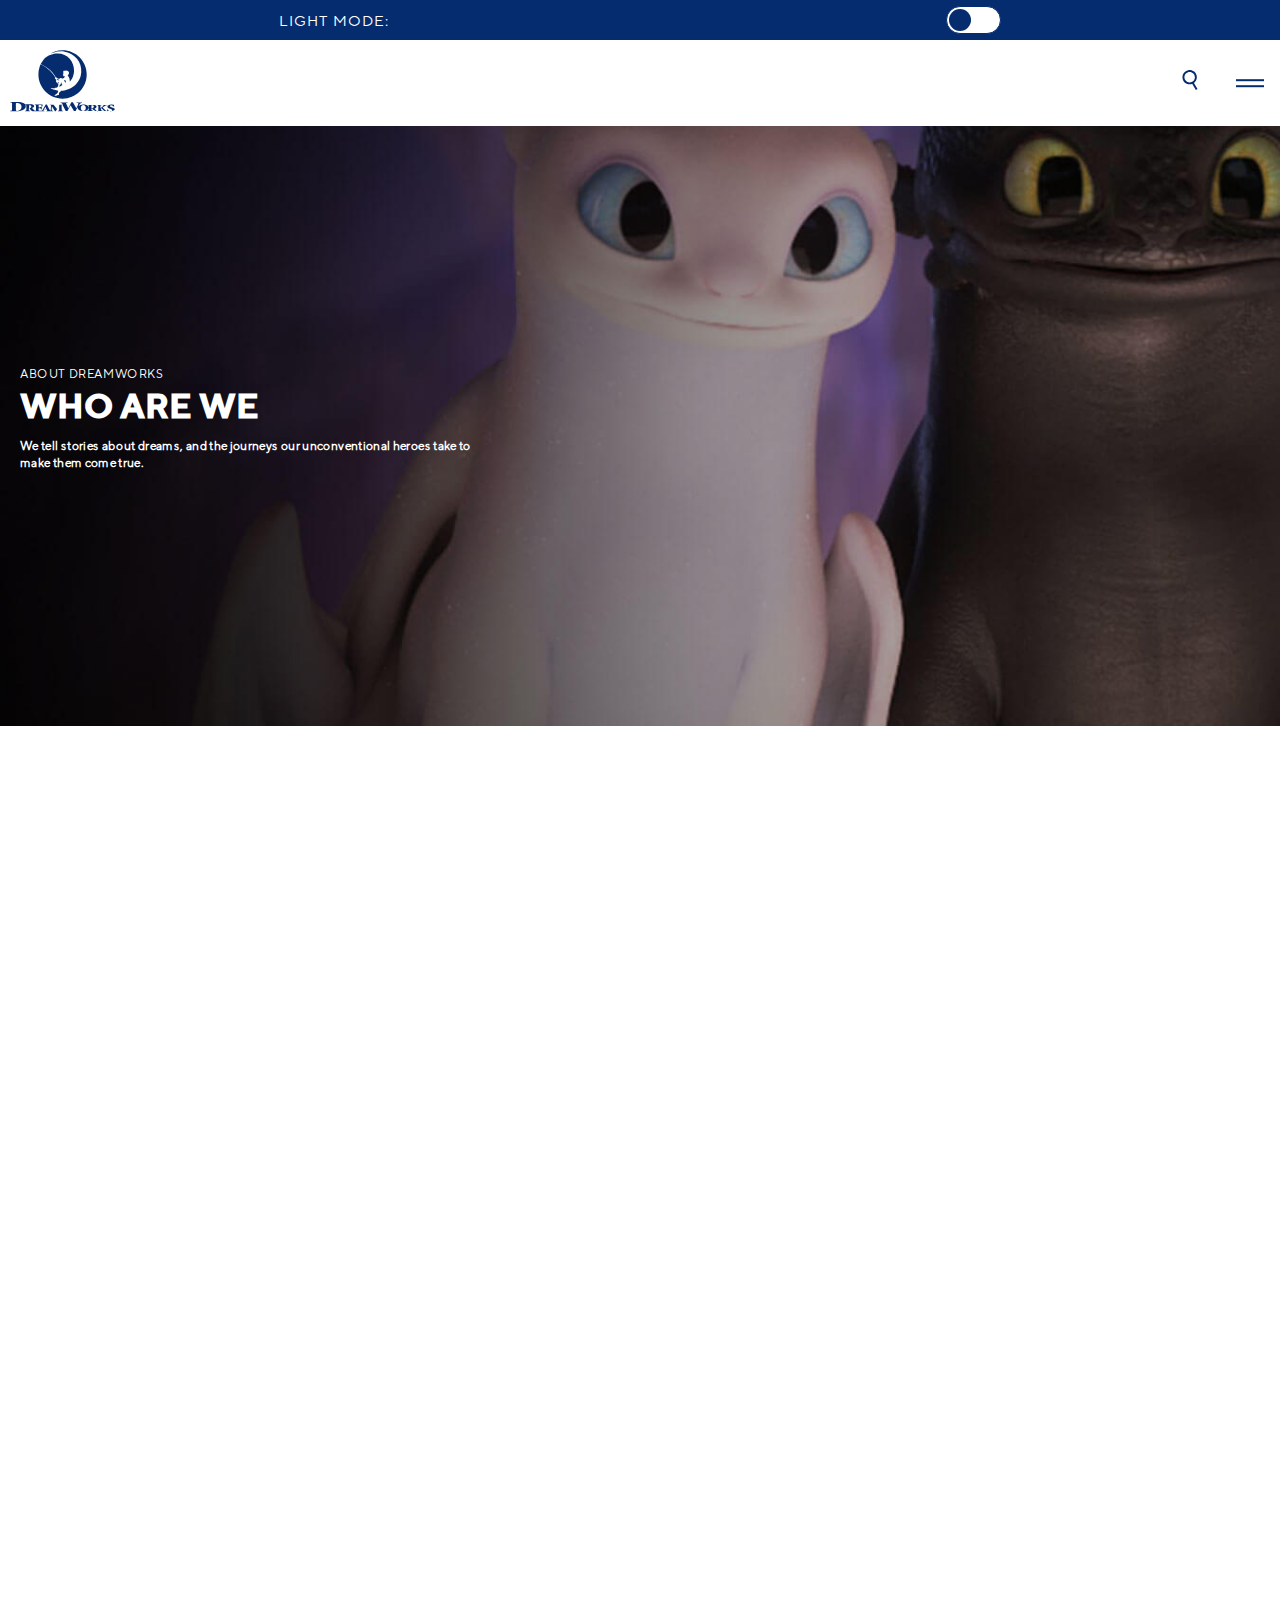
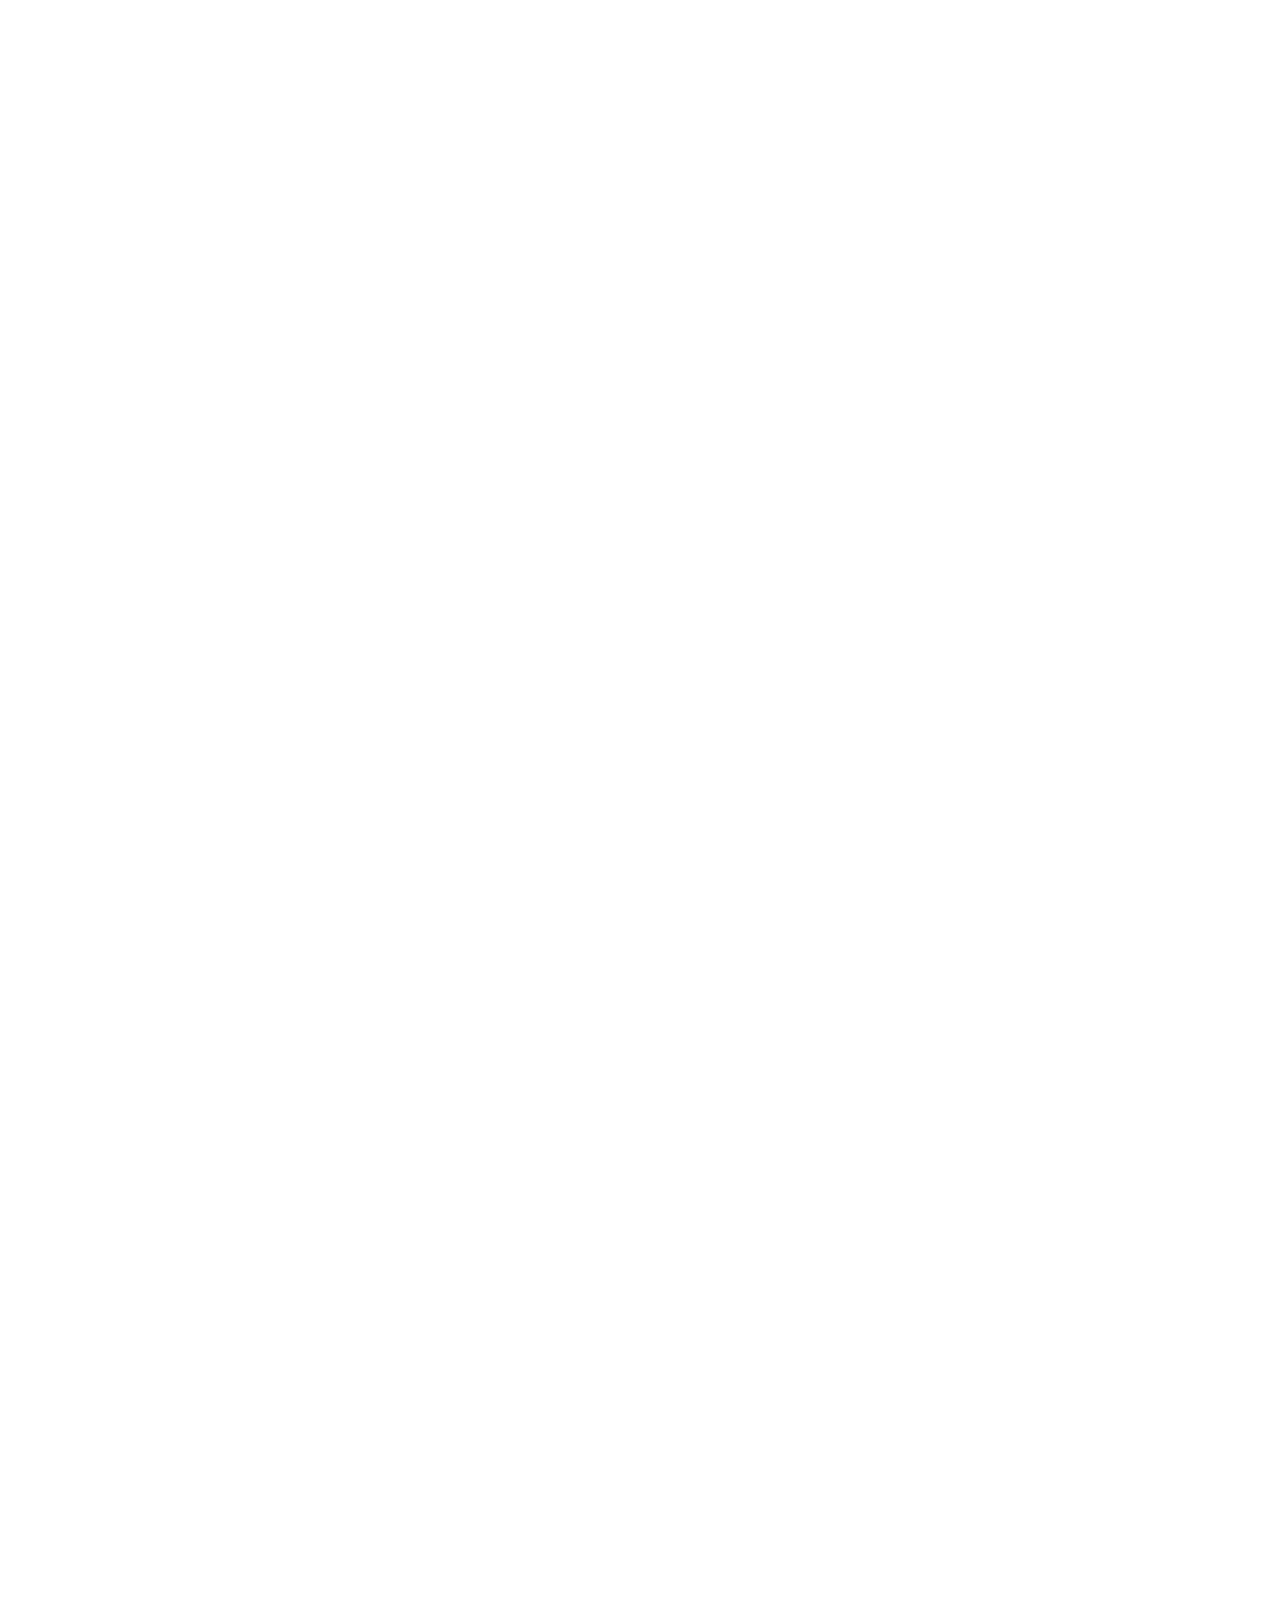
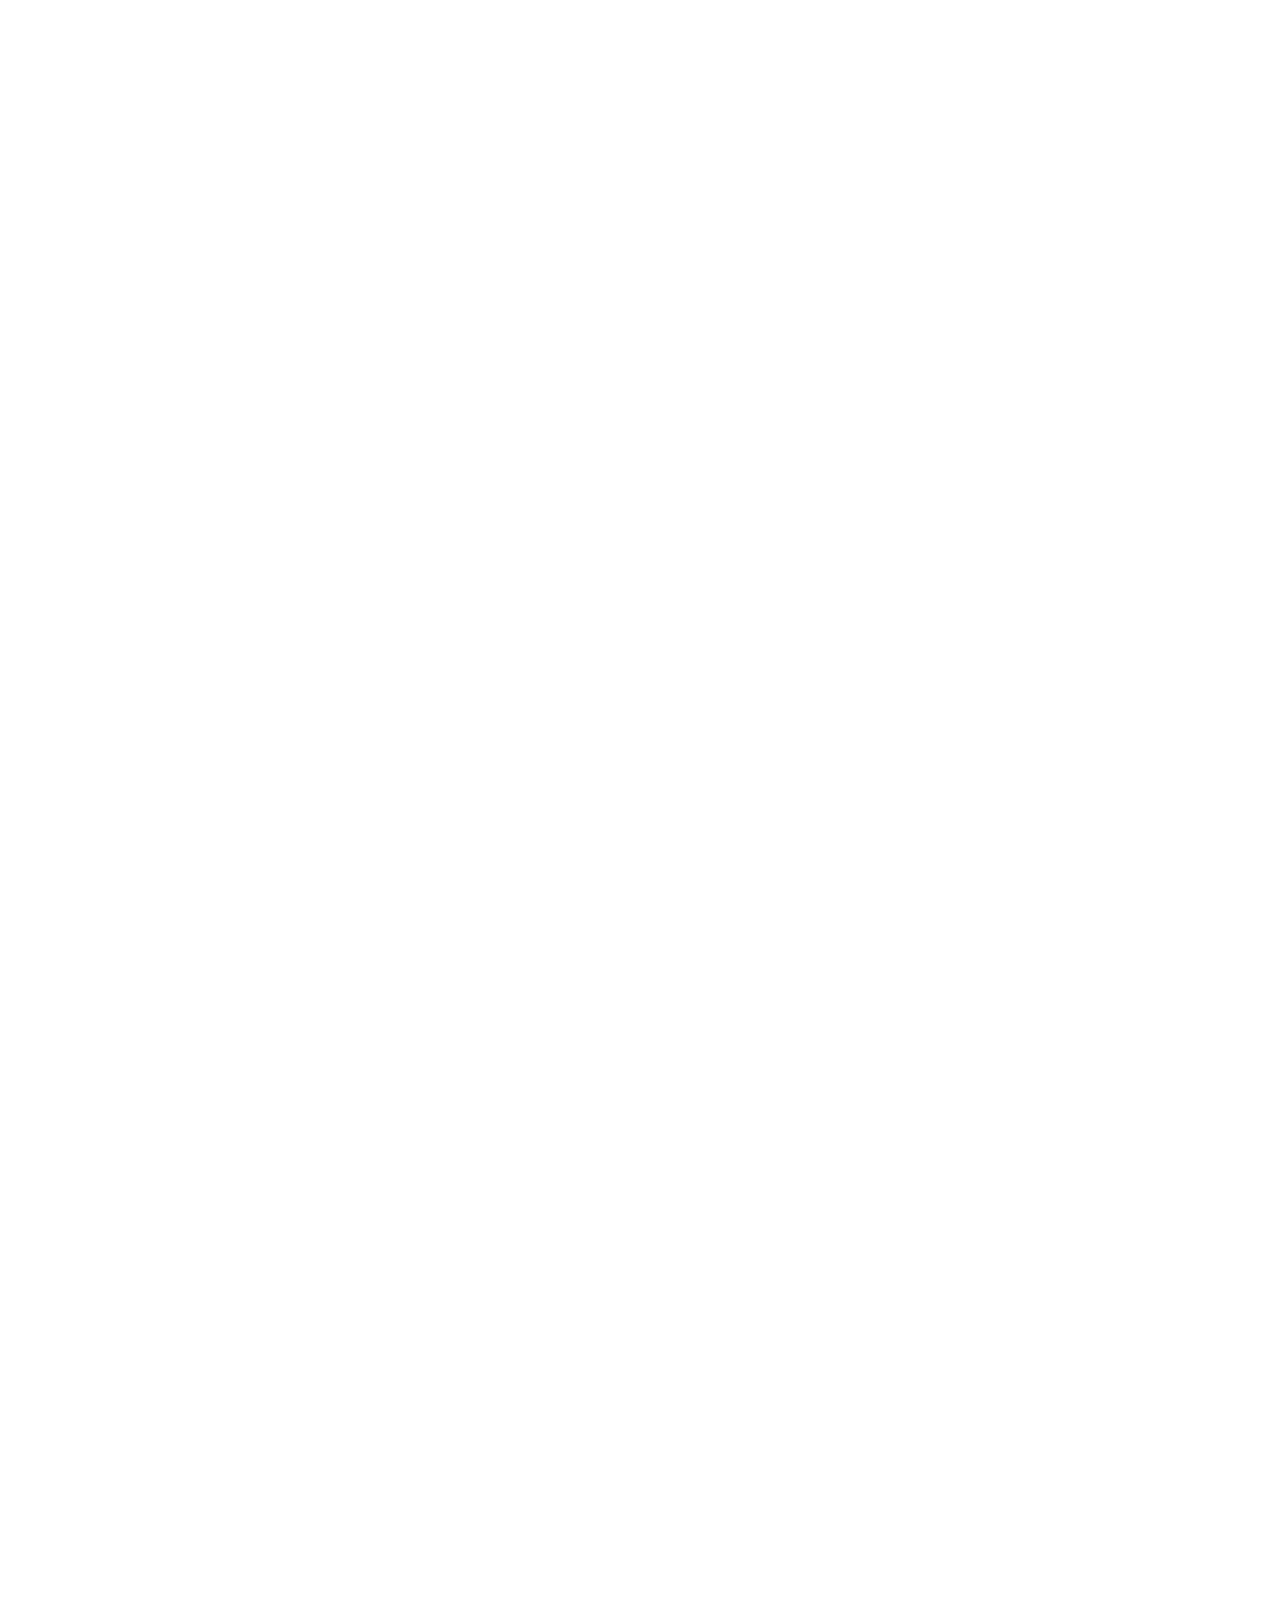
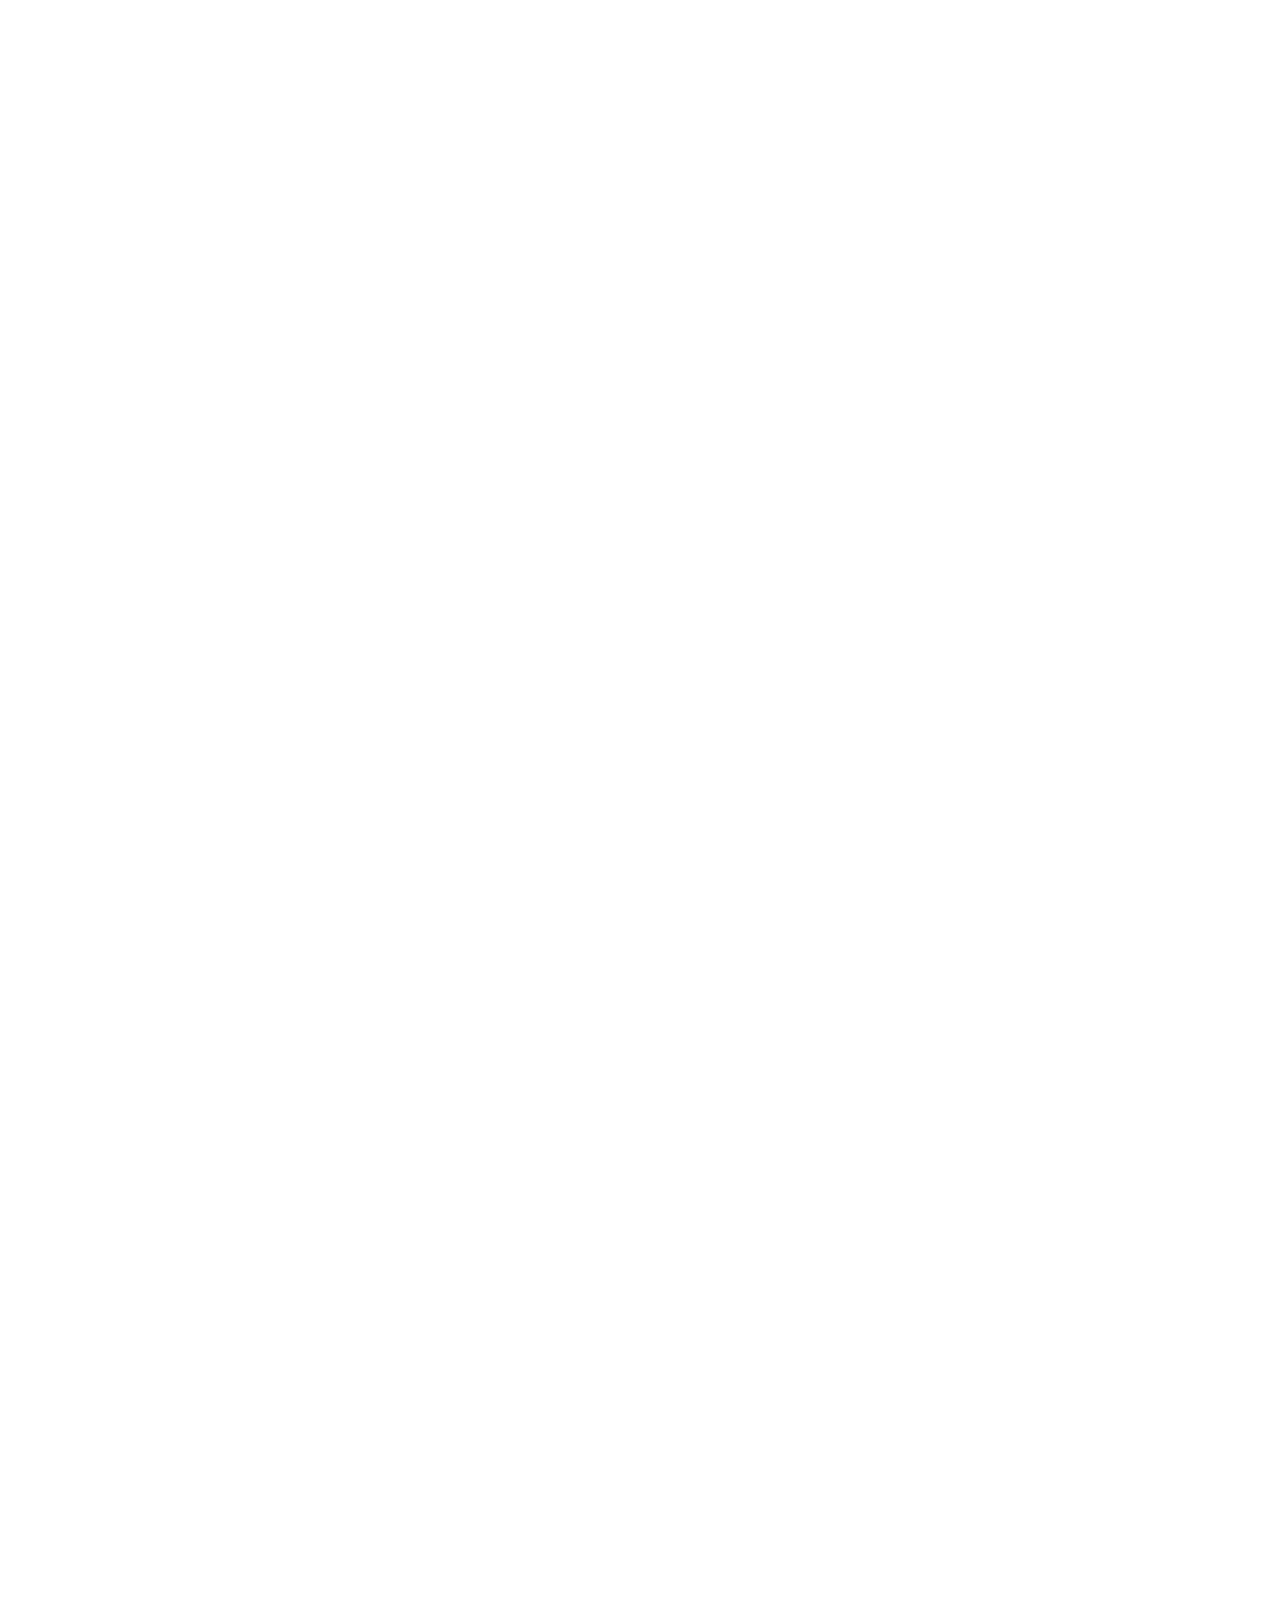
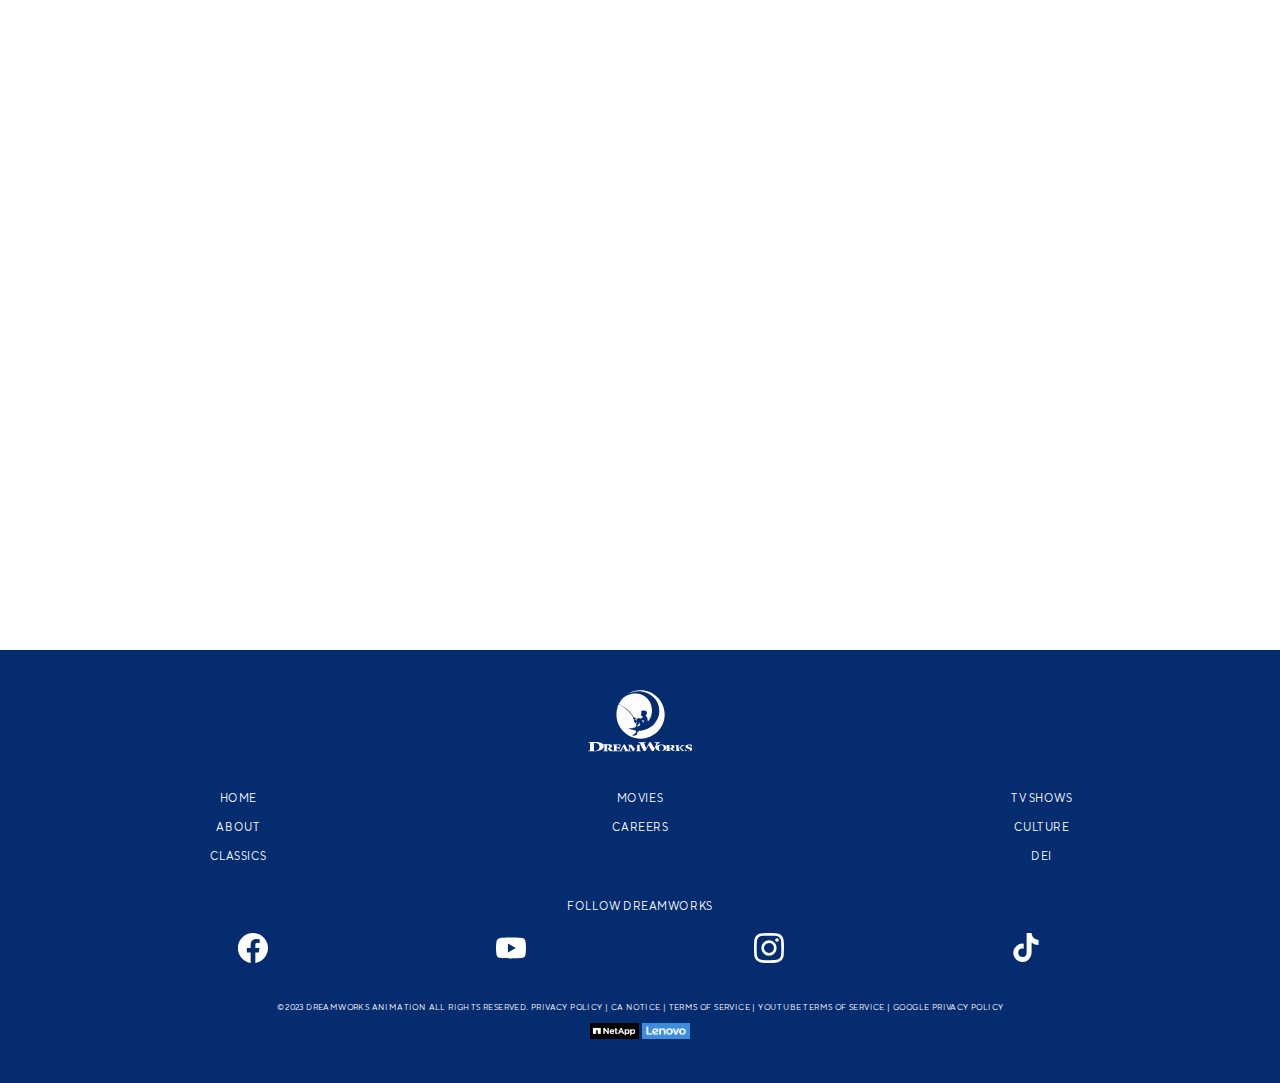
<file: about.html>
<!DOCTYPE html>
<html lang="en">
<head>
    <meta charset="UTF-8">
    <meta name="viewport" content="width=device-width, initial-scale=1.0">
    <title>Dreamworks about</title>
    <link href="./styles/style.css" rel="stylesheet">
	<link href="styles/styleabout.css" rel="stylesheet">
</head>
<body>
	<!-- svg's voor de iconen-->
    <svg xmlns="http://www.w3.org/2000/svg" style="display: none;">
		<symbol id="icon-default" viewBox="0 0 512 512">
		<path d="m475 256c0 40-9 77-29 110-20 34-46 60-80 80-33 20-70 29-110 29-40 0-77-9-110-29-34-20-60-46-80-80-20-33-29-70-29-110 0-40 9-77 29-110 20-34 46-60 80-80 33-20 70-29 110-29 40 0 77 9 110 29 34 20 60 46 80 80 20 33 29 70 29 110z"></path>
		</symbol>
		<symbol id="icon-facebook" viewBox="0 0 30 30" alt="Facebook">
		<path id="social_icon_fb" d="M30,15.092A15.068,15.068,0,0,1,17.344,30V19.454h3.5l.665-4.362h-4.16V12.261A2.175,2.175,0,0,1,19.788,9.9H21.68V6.19A22.93,22.93,0,0,0,18.322,5.9c-3.426,0-5.666,2.089-5.666,5.872v3.325H8.848v4.362h3.809V30A15.085,15.085,0,1,1,30,15.092" fill="#1877f2"></path>
		</symbol>
		<symbol id="icon-facebook-footer" viewBox="0 0 30 30" alt="Facebook">
		<path id="social_icon_fb" d="M30,15.092A15.068,15.068,0,0,1,17.344,30V19.454h3.5l.665-4.362h-4.16V12.261A2.175,2.175,0,0,1,19.788,9.9H21.68V6.19A22.929,22.929,0,0,0,18.322,5.9c-3.426,0-5.666,2.089-5.666,5.872v3.325H8.848v4.362h3.809V30A15.085,15.085,0,1,1,30,15.092" fill="#fff"></path>
		</symbol>
		<symbol id="icon-twitter" viewBox="0 0 30 30" alt="Twitter">
		<path id="social_icon_twitter" d="M83.085,27.654A17.922,17.922,0,0,0,101.169,9.9c0-.108,0-.217,0-.324V8.71a13.99,13.99,0,0,0,3.1-3.272,14.3,14.3,0,0,1-3.617,1.034,6.7,6.7,0,0,0,2.761-3.451,15.775,15.775,0,0,1-3.966,1.56A6.152,6.152,0,0,0,94.8,2.51a6.471,6.471,0,0,0-6.372,6.372,3.35,3.35,0,0,0,.173,1.38A17.811,17.811,0,0,1,75.508,3.545a6.591,6.591,0,0,0-.859,3.27,6.84,6.84,0,0,0,2.761,5.339,5.811,5.811,0,0,1-2.928-.861,6.3,6.3,0,0,0,5.167,6.2,5.292,5.292,0,0,1-1.723.173,2.934,2.934,0,0,1-1.205-.173,6.525,6.525,0,0,0,6.02,4.481,13.007,13.007,0,0,1-7.922,2.761,4.783,4.783,0,0,1-1.55-.181,16.261,16.261,0,0,0,9.816,3.1" transform="translate(-73.269 -2.51)" fill="#019ef7"></path>
		</symbol>
		<symbol id="icon-x-black" viewBox="0 0 30 30" alt="X">
		<path d="M11.858,14.33h0l-.989-1.414L3,1.66H6.388l6.35,9.083.989,1.414,8.254,11.807H18.593ZM21.98,0,13.9,9.393,7.444,0H0L9.76,14.2,0,25.549H2.206l8.534-9.92,6.816,9.92H25L14.878,10.818h0L24.185,0Z"></path>
		</symbol>
		<symbol id="icon-x-black-footer" viewBox="0 0 30 30" alt="X">
		<path d="M11.858,14.33h0l-.989-1.414L3,1.66H6.388l6.35,9.083.989,1.414,8.254,11.807H18.593ZM21.98,0,13.9,9.393,7.444,0H0L9.76,14.2,0,25.549H2.206l8.534-9.92,6.816,9.92H25L14.878,10.818h0L24.185,0Z"></path>
		</symbol>
		<symbol id="icon-x-white" viewBox="0 0 30 30" alt="X">
		<path d="M11.383,13.757h0L10.434,12.4,2.88,1.594H6.132l6.1,8.72.949,1.358L21.1,23.006H17.85ZM21.1,0,13.343,9.018,7.147,0H0L9.37,13.636,0,24.527H2.117L10.31,15l6.544,9.523H24L14.283,10.386h0L23.218,0Z" fill="#fff"></path>
		</symbol>
		<symbol id="icon-x-white-footer" viewBox="0 0 30 30" alt="X">
		<path d="M11.383,13.757h0L10.434,12.4,2.88,1.594H6.132l6.1,8.72.949,1.358L21.1,23.006H17.85ZM21.1,0,13.343,9.018,7.147,0H0L9.37,13.636,0,24.527H2.117L10.31,15l6.544,9.523H24L14.283,10.386h0L23.218,0Z" fill="#fff"></path>
		</symbol>
		<symbol id="icon-twitter-footer" viewBox="0 0 30 30" alt="Twitter">
		<path id="Twitter" d="M83.085,28.008A18.044,18.044,0,0,0,101.169,10c0-.109,0-.22,0-.329V8.8a14.106,14.106,0,0,0,3.1-3.318,14.149,14.149,0,0,1-3.617,1.048,6.778,6.778,0,0,0,2.761-3.5A15.647,15.647,0,0,1,99.447,4.61,6.114,6.114,0,0,0,94.8,2.51a6.516,6.516,0,0,0-6.372,6.462,3.441,3.441,0,0,0,.173,1.4A17.732,17.732,0,0,1,75.508,3.56a6.757,6.757,0,0,0-.859,3.316,6.966,6.966,0,0,0,2.761,5.414,5.752,5.752,0,0,1-2.928-.873A6.361,6.361,0,0,0,79.649,17.7a5.222,5.222,0,0,1-1.723.175,2.9,2.9,0,0,1-1.205-.175,6.537,6.537,0,0,0,6.02,4.544,12.894,12.894,0,0,1-7.922,2.8,4.721,4.721,0,0,1-1.55-.183,16.107,16.107,0,0,0,9.816,3.144" transform="translate(-73.269 -2.51)" fill="#fff"></path>
		</symbol>
		<symbol id="icon-play" viewBox="0 0 512 512">
		<path d="m70 511c-7 0-14-2-20-6-14-8-22-23-22-43l0-412c0-20 8-35 22-43 13-8 31-7 48 3l359 206c17 10 27 24 27 40 0 17-10 31-27 41l-359 206c-9 5-19 8-28 8z m0-472c0 0-1 0-1 0-1 1-3 4-3 11l0 413c0 6 2 9 3 10 1 0 4 0 10-3l359-207c6-3 8-7 8-7 0 0-2-4-8-7l-359-207c-4-2-7-3-9-3z"></path>
		</symbol>
		<symbol id="icon-play-solid" viewBox="0 0 512 512">
		<path d="m465 227l-384-222c-22-13-51 3-51 30l0 442c0 27 29 43 51 30l384-222c22-13 22-45 0-58z"></path>
		</symbol>
		<symbol id="icon-close" viewBox="0 0 512 512">
		<path d="m512 39l-37-37-219 218-219-218-37 37 219 217-219 218 37 36 219-218 219 218 37-36-219-218z"></path>
		</symbol>
		<symbol id="icon-search" viewBox="0 0 512 512" alt="Search">
		<path d="m358 331c30 52 60 103 91 156-15 9-29 16-43 25-10-18-20-35-30-52-19-33-38-65-56-97-3-6-6-8-13-6-105 35-211-22-238-129-25-100 36-200 138-223 98-23 198 40 219 138 15 72-5 133-61 182-2 1-3 2-5 4 0 0-1 1-2 2z m23-146c-1-75-60-135-134-135-75 0-134 61-134 137 0 71 61 131 134 131 74 0 134-60 134-133z"></path>
		</symbol>
		<symbol id="icon-youtube" viewBox="0 0 34.287 24" alt="YouTube">
		<path id="social_icon_youtube" d="M33.57,3.748A4.293,4.293,0,0,0,30.539.717C27.864,0,17.142,0,17.142,0S6.421,0,3.748.717A4.289,4.289,0,0,0,.717,3.748,44.584,44.584,0,0,0,0,12a44.6,44.6,0,0,0,.717,8.252,4.293,4.293,0,0,0,3.031,3.031C6.421,24,17.142,24,17.142,24s10.722,0,13.4-.717a4.3,4.3,0,0,0,3.031-3.031A44.6,44.6,0,0,0,34.287,12a44.585,44.585,0,0,0-.717-8.252M13.716,17.142V6.858L22.623,12Z" fill="red"></path>
		</symbol>
		<symbol id="icon-youtube-footer" viewBox="0 0 34.287 24" alt="YouTube">
		<path id="footer_icon_youtube" d="M145.97,6.292a4.3,4.3,0,0,0-3.032-3.039c-2.673-.716-13.4-.716-13.4-.716s-10.722,0-13.4.718a4.3,4.3,0,0,0-3.032,3.039,44.855,44.855,0,0,0-.717,8.268,44.869,44.869,0,0,0,.717,8.269,4.24,4.24,0,0,0,3.032,2.989c2.675.718,13.4.718,13.4.718s10.722,0,13.4-.718a4.24,4.24,0,0,0,3.032-2.989,44.874,44.874,0,0,0,.717-8.269,44.874,44.874,0,0,0-.717-8.269M126.035,19.635V9.486L135,14.561Z" transform="translate(-112.397 -2.537)" fill="#fff"></path>
		</symbol>
		<symbol id="icon-instagram-footer" viewBox="0 0 29 29" alt="Instagram">
		<path id="footer_icon_ig" d="M46.921,2.971a44.479,44.479,0,0,1,5.785.161,7.466,7.466,0,0,1,2.732.482A5.645,5.645,0,0,1,58.17,6.346a7.465,7.465,0,0,1,.482,2.732c0,1.447.161,1.932.161,5.785a44.481,44.481,0,0,1-.161,5.785,7.465,7.465,0,0,1-.482,2.732,5.64,5.64,0,0,1-2.732,2.732,7.466,7.466,0,0,1-2.732.482c-1.447,0-1.932.161-5.785.161a44.48,44.48,0,0,1-5.785-.161,7.466,7.466,0,0,1-2.732-.482,5.645,5.645,0,0,1-2.726-2.736,7.466,7.466,0,0,1-.482-2.732c0-1.447-.161-1.932-.161-5.785A44.479,44.479,0,0,1,35.2,9.075a7.477,7.477,0,0,1,.482-2.733A5.777,5.777,0,0,1,36.8,4.733a2.714,2.714,0,0,1,1.6-1.118,7.466,7.466,0,0,1,2.732-.482,44.254,44.254,0,0,1,5.785-.162m0-2.576a47.471,47.471,0,0,0-5.946.161,9.928,9.928,0,0,0-3.536.644,6.285,6.285,0,0,0-2.576,1.608,6.285,6.285,0,0,0-1.608,2.576,7.324,7.324,0,0,0-.644,3.536,47.346,47.346,0,0,0-.153,5.938,47.47,47.47,0,0,0,.161,5.946,9.927,9.927,0,0,0,.644,3.536,6.732,6.732,0,0,0,4.184,4.184,9.928,9.928,0,0,0,3.536.644,47.47,47.47,0,0,0,5.946.161,47.47,47.47,0,0,0,5.946-.161,9.928,9.928,0,0,0,3.536-.644,6.744,6.744,0,0,0,4.179-4.179,9.928,9.928,0,0,0,.644-3.536c0-1.608.161-2.089.161-5.946a47.472,47.472,0,0,0-.161-5.946,9.928,9.928,0,0,0-.644-3.536,6.285,6.285,0,0,0-1.608-2.576A6.285,6.285,0,0,0,56.406,1.2,9.928,9.928,0,0,0,52.87.553,47.511,47.511,0,0,0,46.921.395m0,7.071a7.274,7.274,0,0,0-7.393,7.153q0,.12,0,.24a7.393,7.393,0,1,0,7.393-7.393m0,12.214A4.735,4.735,0,0,1,42.1,15.032q0-.087,0-.174a4.735,4.735,0,0,1,4.648-4.822q.087,0,.174,0a4.735,4.735,0,0,1,4.822,4.648q0,.087,0,.174a4.735,4.735,0,0,1-4.648,4.822q-.087,0-.174,0m7.714-14.3A1.767,1.767,0,1,0,56.4,7.148v0a1.784,1.784,0,0,0-1.767-1.767" transform="translate(-32.425 -0.364)" fill="#fff"></path>
		</symbol>
		<symbol id="icon-instagram" viewBox="0 0 29 29" alt="Instagram">
		<path id="footer_icon_ig" d="M46.921,2.971a44.479,44.479,0,0,1,5.785.161,7.466,7.466,0,0,1,2.732.482A5.645,5.645,0,0,1,58.17,6.346a7.465,7.465,0,0,1,.482,2.732c0,1.447.161,1.932.161,5.785a44.481,44.481,0,0,1-.161,5.785,7.465,7.465,0,0,1-.482,2.732,5.64,5.64,0,0,1-2.732,2.732,7.466,7.466,0,0,1-2.732.482c-1.447,0-1.932.161-5.785.161a44.48,44.48,0,0,1-5.785-.161,7.466,7.466,0,0,1-2.732-.482,5.645,5.645,0,0,1-2.726-2.736,7.466,7.466,0,0,1-.482-2.732c0-1.447-.161-1.932-.161-5.785A44.479,44.479,0,0,1,35.2,9.075a7.477,7.477,0,0,1,.482-2.733A5.777,5.777,0,0,1,36.8,4.733a2.714,2.714,0,0,1,1.6-1.118,7.466,7.466,0,0,1,2.732-.482,44.254,44.254,0,0,1,5.785-.162m0-2.576a47.471,47.471,0,0,0-5.946.161,9.928,9.928,0,0,0-3.536.644,6.285,6.285,0,0,0-2.576,1.608,6.285,6.285,0,0,0-1.608,2.576,7.324,7.324,0,0,0-.644,3.536,47.346,47.346,0,0,0-.153,5.938,47.47,47.47,0,0,0,.161,5.946,9.927,9.927,0,0,0,.644,3.536,6.732,6.732,0,0,0,4.184,4.184,9.928,9.928,0,0,0,3.536.644,47.47,47.47,0,0,0,5.946.161,47.47,47.47,0,0,0,5.946-.161,9.928,9.928,0,0,0,3.536-.644,6.744,6.744,0,0,0,4.179-4.179,9.928,9.928,0,0,0,.644-3.536c0-1.608.161-2.089.161-5.946a47.472,47.472,0,0,0-.161-5.946,9.928,9.928,0,0,0-.644-3.536,6.285,6.285,0,0,0-1.608-2.576A6.285,6.285,0,0,0,56.406,1.2,9.928,9.928,0,0,0,52.87.553,47.511,47.511,0,0,0,46.921.395m0,7.071a7.274,7.274,0,0,0-7.393,7.153q0,.12,0,.24a7.393,7.393,0,1,0,7.393-7.393m0,12.214A4.735,4.735,0,0,1,42.1,15.032q0-.087,0-.174a4.735,4.735,0,0,1,4.648-4.822q.087,0,.174,0a4.735,4.735,0,0,1,4.822,4.648q0,.087,0,.174a4.735,4.735,0,0,1-4.648,4.822q-.087,0-.174,0m7.714-14.3A1.767,1.767,0,1,0,56.4,7.148v0a1.784,1.784,0,0,0-1.767-1.767" transform="translate(-32.425 -0.364)" fill="#fff"></path>
		</symbol>
		<symbol id="icon-arrow-left" viewBox="0 0 512 512">
		<path d="m369 512l27-27-226-229 226-229-27-27-253 256z"></path>
		</symbol>
		<symbol id="icon-arrow-right" viewBox="0 0 512 512">
		<path d="m143 512l-27-27 226-229-226-229 27-27 253 256z"></path>
		</symbol>
		<symbol id="icon-play-hollow" viewBox="0 0 86.33 98.17">
		<style type="text/css">
					.play-hollow-style {
						fill: none;
						stroke: #fff;
						stroke-width: 4;
						stroke-miterlimit: 10;
					}
				</style>
		<path class="play-hollow-style" d="M82.86,46.54L6.4,2.4C4.44,1.27,2,2.68,2,4.94v88.29c0,2.26,2.44,3.67,4.4,2.54l76.46-44.15
					C84.82,50.5,84.82,47.67,82.86,46.54z"></path>
		</symbol>
		<symbol id="icon-dw-logo" viewBox="0 0 82 48" alt="DreamWorks">
		<g id="XMLID_00000045580301596401577810000014653136601563245185_">
		<path id="XMLID_00000119119357800382192990000008445169681337110961_" class="st0" d="M40.3,25.9C40.3,25.9,40.3,25.9,40.3,25.9
				c-0.1-0.1-0.2-0.6-0.4-0.9c-0.1,0.3-0.2,1.3-0.2,1.5c0,0,0,0.1,0,0.1c0,0.2-0.2,0.2-0.4,0.2c-0.1,0-0.2,0-0.3,0c0,0,0,0,0,0
				c0,0.1-0.1,0.2-0.1,0.3c-0.2,0.5-0.4,1-0.2,1.5c0.6-0.4,1.3-1,2.2-1.4c-0.1-0.2-0.2-0.4-0.3-0.7C40.5,26.3,40.4,26.1,40.3,25.9z"></path>
		<path id="XMLID_00000101800609947895800240000002761577594953150394_" class="st0" d="M33.9,18.4c0.6,0.8,1.2,1.6,1.6,2.4
				c0,0,0,0,0,0c0-0.1,0-0.1,0.1-0.1c0.1,0,0.1,0,0.1,0.1c0,0.1,0.1,0.1,0.1,0.2c0.1,0.1,0.1,0.1,0.2,0.2c0.1,0,0.2,0.1,0.3,0.1
				c0.1,0,0.1,0,0.2,0.1c0.1,0,0.3,0.1,0.4,0.2c0.1,0.1,0.1,0.1,0.2,0.2c0.1,0.1,0.2,0.1,0.2,0.2c0.4,0.2,0.9,0.3,1.4,0.3
				c0.2-0.4,0.6-0.7,1.1-0.6c0.4,0,0.7,0.2,0.9,0.4c0.8-0.1,1.4-0.6,1.9-1.1c0.1-0.1,0.2-0.2,0.3-0.3l-0.3-0.4c-0.2,0-0.3,0-0.4,0
				c-0.1,0-0.3,0-0.4-0.1c-0.1-0.1-0.2-0.1-0.2-0.3c0-0.1,0-0.1,0-0.2c0-0.1-0.1-0.1-0.1-0.1c0,0,0-0.1,0-0.1c0,0,0-0.1,0.1-0.1
				c0,0,0,0,0,0c-0.1,0-0.1-0.1-0.1-0.2c0-0.1,0.1-0.1,0.1-0.2c0,0,0-0.1-0.1-0.1c-0.1-0.1-0.1-0.1-0.2-0.2c0-0.1,0.2-0.3,0.3-0.4
				c0.1-0.1,0.1-0.2,0.1-0.3c0-0.1,0-0.2,0-0.4c0-0.1,0-0.1,0-0.2c-0.1,0.2-0.3,0.2-0.3,0.2c0.2-0.3,0.2-0.3,0.2-0.5
				c0-0.3,0.2-0.5,0.2-0.5c-0.2-0.1-0.3,0.1-0.3,0.1c0-0.6,0.6-0.5,0.6-0.5c-0.3-0.2-0.3-0.5-0.3-0.5c0.1,0.1,0.2,0.2,0.3,0.2
				c0.1,0,0.2,0.1,0.4,0.1c0.1,0,0.2,0,0.4,0c0.2,0,0.3-0.1,0.5-0.1c0.9-0.3,1.4,0.2,1.4,0.2c-0.1-0.2-0.1-0.3-0.1-0.3
				c0,0.1,0.1,0.1,0.2,0.2c0.1,0.1,0.4,0.3,0.6,0.4c0.2,0.2,0.3,0.5,0.3,0.5c0.3,0,0.4,0.2,0.5,0.3C46,17.1,46,17.6,46,17.7
				c0,0.2,0,0.4,0,0.7c-0.1,0.5-0.5,0.9-0.9,1.2c-0.1,0.1-0.2,0.1-0.3,0.2c0,0,0,0,0,0.1c0,0,0.1,0,0.1-0.1c0.1,0,0.4-0.1,0.4,0.1
				c0,0.1,0.1,0.3,0.1,0.4c0,0,0.1,0.1,0.2,0.2c0.1,0.1,0.1,0.1,0.2,0.2c0.1,0.2,0.2,0.3,0.3,0.5c0.1,0.3,0.2,0.5,0.3,0.8
				c0.1,0.4,0.2,0.8,0.2,1.2c0,0.3,0.1,0.6,0.1,0.9c0,0.1,0,0.3,0,0.4c0.7-0.8,1.4-1.7,1.9-2.7c0.9-1.8,1.4-3.9,1.4-5.9
				c0.1-7.8-6-14.8-15.5-13.2c-1.7,0.3-3.4,1-4.9,1.8c-1.6,0.9-3.1,2.2-4.1,3.8c-0.6,0.8-1,1.6-1.5,2.5c1.2,0.6,3,1.5,4.9,2.9
				C30.9,15.1,32.5,16.6,33.9,18.4z"></path>
		<path id="XMLID_00000062191374077325404270000005445769340341443504_" class="st0" d="M36.7,22.8c-0.1,0-0.1,0-0.2,0
				c0.1,0.2,0.1,0.4,0.2,0.5c0,0,0-0.1,0.1-0.1c0.1-0.1,0.3,0,0.4,0.1c0.3,0.2,0.7,0.3,1.1,0.3c0-0.1,0.1-0.3,0.1-0.4
				C38.2,23,38,23,37.9,22.9c-0.2-0.1-0.4-0.1-0.6-0.2C37.1,22.7,36.9,22.8,36.7,22.8z"></path>
		<path id="XMLID_00000155848348268344024000000017637545800803923871_" class="st0" d="M41,37.8c10.4,0,18.9-8.4,18.9-18.9
				S51.4,0,41,0c-4.1,0-7.9,1.3-11,3.6c0,0,0,0,0.1,0c0.9-0.6,1.8-1,2.8-1.4c0.3-0.1,0.6-0.2,0.9-0.3c2.9-1,6-1.3,8.9-0.8
				c1.2,0.2,2.3,0.5,3.4,1c3.2,1.3,6,3.6,7.7,6.7c1.8,3.3,2.4,7.5,1.4,11.2c-0.6,2.2-1.7,4.2-3.2,5.9c-1.5,1.8-3.4,3.2-5.5,4.2
				c-2.1,1-4.5,1.6-6.9,1.6c-0.1,0.2-0.1,0.4-0.2,0.6c0,0.1,0,0.1,0,0.2c-0.1,0.2-0.2,0.1-0.4,0.1c-0.1,0-0.2,0-0.2,0
				c-0.2,0.2-0.3,0.4-0.4,0.6l0,0c-0.2,0.4-0.3,0.6-0.2,1c0,0.1,0.1,0.2,0,0.4c0,0.1,0,0.2-0.1,0.3c-0.1,0.1-0.2,0.1-0.4,0.1
				c-0.3,0-0.5,0-0.7,0.1c0,0,0,0,0,0c-0.3,0.1-0.6,0.3-0.9,0.4c-0.3,0.1-0.6,0.1-0.9,0c0,0-0.1-0.1-0.1-0.1c0,0-0.1,0-0.1,0
				c-0.2,0-0.3-0.1-0.3-0.2c0-0.1,0-0.2,0-0.2c0-0.1,0.1-0.1,0.2-0.1c0.1,0,0.1,0,0.2,0c0.1,0,0.2,0,0.3-0.1c0.2-0.1,0.4-0.2,0.5-0.4
				c0.1-0.1,0.3-0.3,0.5-0.4c0.1-0.1,0.3-0.2,0.3-0.3c0.1-0.1,0.4-0.4,0.6-0.8c0.1-0.1,0.2-0.4,0.3-0.7c0,0-0.1,0-0.1-0.1
				c-0.1-0.1-0.3-0.2-0.2-0.3c0-0.1,0.1-0.2,0.1-0.3c-3.9-0.5-6.1-2.2-6.1-2.2c1.3,0.3,2.6,0.4,3.9,0.4c0,0-0.1-0.1-0.1-0.1
				c0,0,0-0.1,0-0.2c0-0.1,0-0.1,0.1-0.1c0,0,0,0,0,0c0,0,0.1,0,0.1,0c0.1,0,0.2,0,0.4,0c0.1,0,0.2,0,0.3,0c0,0,0.1,0,0.1,0
				c0.1,0,0.1,0,0.2-0.1c0.1,0,0.1-0.1,0.2-0.1c0.2-0.1,0.3-0.2,0.4-0.3c0.3-0.2,0.4-0.4,0.6-0.7c0,0,0,0,0-0.1
				c0.1-0.4,0.2-0.8,0.3-1.1c0,0,0-0.1,0-0.2c0,0,0,0,0,0c-0.1-0.1-0.3-0.2-0.2-0.4c0-0.1,0.1-0.1,0.1-0.3c0-0.1,0.1-0.4,0.2-0.6
				c0.1-0.2,0.1-0.5,0.2-0.7c-0.1,0-0.2,0-0.3,0.1c-0.2,0.1-0.4,0.2-0.6,0.3c0,0.2,0.1,0.4,0.1,0.5c0,0.1,0,0.1,0,0.2
				c0,0.1-0.1,0.1-0.2,0.1c0,0,0,0-0.1,0c0,0,0,0,0,0c-0.1,0-0.2-0.1-0.3-0.2c-0.1-0.2-0.1-0.4-0.2-0.7c0,0-0.1-0.1-0.1-0.1
				c-0.2,0-0.3-0.2-0.3-0.2c0,0,0,0,0,0C36,24.4,36,24.2,36,24.2c-0.1,0-0.1-0.1-0.2-0.2c-0.1-0.2,0.1-0.4,0.3-0.4c0,0,0,0,0.1,0
				c-0.1-0.3-0.2-0.5-0.3-0.8c-0.2-0.1-0.2-0.2-0.2-0.2c-0.2,0-0.2-0.2-0.2-0.2c-0.2,0-0.3-0.3-0.3-0.3C35,22,35,21.9,35,21.8
				c0-0.1,0.1-0.1,0.2-0.2c0,0,0,0,0,0c0.1,0,0.1,0,0.2-0.1c-0.5-1-1.1-1.9-1.9-2.9c-1.4-1.8-3-3.3-4.8-4.7c-1.6-1.2-3.2-2.2-4.8-2.9
				c-0.3,0.7-0.6,1.3-0.8,2c-0.6,1.8-0.9,3.7-0.9,5.6c0,0.1,0,0.1,0,0.2C22.1,29.3,30.6,37.8,41,37.8z"></path>
		<path id="XMLID_00000013188190012355684120000009483095052247453375_" class="st0" d="M43.1,23.3c-0.3,0.1-0.7,0.2-1,0.3
				c0.4,0.5,0.8,1,1.2,1.5c0,0,0,0,0,0c0,0,0.1,0.1,0.3,0.3c0-0.2,0.1-0.5,0.1-0.7C43.5,24.3,43.4,23.7,43.1,23.3
				C43.1,23.3,43.1,23.3,43.1,23.3z"></path>
		<path id="XMLID_00000134966939948728937200000016942871393541317813_" class="st0" d="M79.6,44.6l-0.3-0.1C78.5,44.3,78,44,78,43.6
				c0-0.4,0.5-0.7,1.1-0.7c1,0,1.5,0.6,1.7,1.1l0.6-0.1c-0.1-0.6-0.2-1-0.3-1.3c-0.2,0-0.4-0.1-0.7-0.1c-0.4-0.1-0.8-0.1-1.2-0.1
				c-2,0-3.1,0.8-3.1,1.7c0,0.9,1.2,1.3,2.2,1.6l0.2,0.1c0.8,0.2,1.3,0.5,1.3,1c0,0.5-0.5,0.8-1.2,0.8c-1.3,0-2-0.9-2.3-1.4l-0.6,0.1
				c0.1,0.4,0.2,0.8,0.3,1.1l0,0.2c-0.1,0-0.2,0-0.2,0c-0.3-0.1-0.6-0.2-1.1-0.6c-0.8-0.7-1.6-1.5-2.4-2.3c0.5-0.4,1.2-0.8,1.8-1.2
				c0.7-0.4,1-0.4,1.8-0.5v-0.3h-3.4v0.3l0.5,0c0.3,0,0.2,0.2,0,0.4c-0.7,0.6-1.5,1.2-2.4,1.9v-1.3c0-0.9,0.1-1,0.9-1v-0.3H68v0.3
				c0.9,0,1,0.1,1,1v2.8c0,0.3,0,0.5-0.1,0.7c-0.1,0.2-0.4,0.3-0.6,0.2c-0.3,0-0.5-0.2-0.7-0.4c-0.2-0.2-0.4-0.4-0.6-0.6
				c-0.4-0.4-0.8-1-1-1.2c0.9-0.2,1.6-0.7,1.6-1.4c0-0.5-0.4-0.9-0.9-1.1c-0.5-0.2-1.2-0.3-2.1-0.3h-4l0.1,0.3c0.9,0,0.9,0.1,0.9,1V45
				c0-1.6-2-2.7-4.4-2.7c-1.9,0-2.9,0.6-3.6,1.3c0.4-0.8,0.7-1.4,0.8-1.4c0.6-1,0.8-1,1.8-1.1v-0.4h-4.2v0.4l0.7,0
				c0.8,0,0.8,0.1,0.6,0.8c-0.2,0.7-0.9,2.2-1.5,3.5l0-0.1l-2.7-4.7h-1.2l-2.3,4.7l0,0.1l-1.7-3.7c-0.2-0.5-0.2-0.5,0.5-0.6l0.6,0
				v-0.4l-5.5,0v0.4c0.8,0.1,1.1,0.1,1.6,1l0.2,0.4h-2.6l-2,3.3L34,42.5l-3,0v0.3c1,0.1,1.1,0.2,1,1.2l-0.1,1.7
				c-0.1,0.8-0.1,1.2-0.2,1.4c0,0.1,0,0.2-0.1,0.2c-0.1,0-0.3-0.3-0.5-0.6c-0.5-0.8-1-1.8-1.5-2.8l-0.8-1.6l-0.9,0.1l-2.5,4.3
				c0,0-0.1,0.1-0.1,0.1c-0.1,0.1-0.2,0.2-0.3,0.3c-0.3,0.2-1,0.2-1.5,0.2c-0.4,0-0.7,0-0.9-0.1c-0.2-0.1-0.3-0.3-0.3-0.7v-1.3H23
				c1.1,0,1.1,0,1.2,0.8h0.6v-2h-0.6c-0.1,0.6-0.2,0.7-1.2,0.7h-0.6v-1.6c0-0.3,0-0.3,0.5-0.3h0.2c0.7,0,1.1,0,1.3,0.2
				c0.2,0.1,0.3,0.4,0.5,0.8l0.6,0c-0.1-0.6-0.1-1.2-0.1-1.4h-6v0.3c0.8,0,0.9,0.2,0.9,1v2.7c0,0.6-0.1,0.8-0.4,0.9
				c-0.1,0-0.3,0-0.4,0c-0.1,0-0.2-0.1-0.3-0.2c-0.2-0.2-0.5-0.4-0.9-0.9c-0.4-0.4-0.8-1-1-1.2c0.9-0.2,1.6-0.7,1.6-1.4
				c0-0.5-0.4-0.9-0.9-1.1c-0.5-0.2-1.1-0.3-2.1-0.3l-4.1,0c-0.3-0.3-0.6-0.6-1-0.8c-1.2-0.7-3-1-5.2-1H0.3v0.4
				c1.2,0.1,1.3,0.1,1.3,1.3v3.7c0,1.2-0.1,1.3-1.4,1.4v0.4h4.6c4.1,0,7.5-1.2,7.5-3.9c0-0.4-0.1-0.8-0.3-1.1h0.1c0,0,0.2,0,0.3,0
				c0,0,0.1,0,0.2,0.1c0.2,0.1,0.2,0.4,0.2,0.9v2.7c0,0.9-0.1,1-1,1v0.3h3.9v-0.3c-0.9-0.1-1-0.1-1-1v-1H15c0.2,0,0.4,0.1,0.5,0.3
				c0.4,0.7,0.9,1.4,1.6,1.8c0.5,0.2,1,0.3,1.6,0.3c0.1,0,5.4,0,5.4,0h1.4H27v-0.3l-0.4,0c-0.6,0-0.6-0.2-0.4-0.5l0.4-0.8h2l0.4,0.8
				c0.2,0.3,0.1,0.4-0.3,0.5l-0.4,0v0.3h2.3h1.6h1.6v-0.3c-0.8,0-1.1-0.2-1.2-0.5c-0.1-0.3-0.1-0.7,0-1.4l0.1-1.8h0l2.4,3.9h0.6
				l2.6-4.2h0.1l0,2.9c0,0.9,0,1-1,1v0.3l4,0v-0.3c-0.9-0.1-1-0.1-1-1.1l-0.1-2.8c0-0.8,0-0.9,0.6-1l2.6,5.1h1.4l2.4-4.5h0l2.6,4.5
				h1.4c0.5-1.1,1-2.1,1.5-3c0,0.1,0,0.2,0,0.2c0,1.5,1.7,2.8,4.3,2.8c2.5,0,4.3-1.2,4.4-2.9v1.5c0,0.9-0.1,1-1,1v0.3h4.1v-0.3
				c-0.9,0-1-0.1-1-1v-1h0.2c0.2,0,0.4,0.1,0.5,0.3c0.3,0.5,0.6,0.9,1,1.3c0.4,0.4,0.9,0.6,1.4,0.7c0.3,0,0.5,0,0.8,0c0,0,0.2,0,0.5,0
				c0,0,0,0,0,0c0.1,0,0.6,0,0.8,0H72v-0.3c-0.9,0-1-0.1-1-1v-1.3h0c0.9,0.9,2.2,2.1,2.7,2.6h2.5h0.6c0.3,0.1,0.8,0.1,1.3,0.1l0,0
				c0.1,0,0.3,0,0.4,0c2,0,3.3-0.7,3.3-1.7C81.8,45.3,80.8,44.9,79.6,44.6z M5.9,47.4c-0.9,0-1.3-0.2-1.3-1.2v-4.3
				c0-0.3,0-0.5,0.1-0.6c0.1,0,0.4-0.1,0.8-0.1c1.5,0,3.5,0.7,3.5,3C9,46.3,7.5,47.4,5.9,47.4z M16,45.1c-0.2,0.1-0.5,0.1-0.9,0.1
				h-0.2v-1.9c0-0.3,0-0.4,0.6-0.4c0.5,0,1.2,0.3,1.2,1.1C16.7,44.4,16.5,44.8,16,45.1z M26.8,45.8l0.8-1.6h0l0.8,1.6H26.8z
				 M57.2,47.5c-1.3,0-1.9-1.3-1.9-2.4c0-1.4,0.9-2.4,1.9-2.4c1.1,0,2,0.8,2,2.4C59.2,46.3,58.3,47.5,57.2,47.5z M64.8,45.1
				c-0.2,0.1-0.5,0.1-1,0.1h-0.2v-1.9c0-0.3,0-0.4,0.6-0.4c0.5,0,1.3,0.4,1.3,1.1C65.5,44.4,65.3,44.8,64.8,45.1z"></path>
		</g>
		</symbol>
		<symbol id="icon-tiktok" viewBox="0 0 30 30">
		<path id="Path_21" data-name="Path 21" d="M10.322,216.044v-1.16A9.388,9.388,0,0,0,9.1,214.8,8.959,8.959,0,0,0,0,223.592a8.706,8.706,0,0,0,3.883,7.2A8.577,8.577,0,0,1,1.47,224.8a8.9,8.9,0,0,1,8.852-8.76" transform="translate(0 -204.598)" fill="#25f4ee"></path>
		<path id="Path_22" data-name="Path 22" d="M149.29,24.252a4.148,4.148,0,0,0,4.178-3.894l.007-19.116,3.588-.029A6.437,6.437,0,0,1,156.945,0H152L152,19.146a4.1,4.1,0,0,1-4.146,3.865,4.239,4.239,0,0,1-1.927-.461,4.218,4.218,0,0,0,3.368,1.7" transform="translate(-138.753)" fill="#25f4ee"></path>
		<path id="Path_23" data-name="Path 23" d="M437.768,119.452v-1.1a7,7,0,0,1-3.744-1.076,6.975,6.975,0,0,0,3.744,2.172" transform="translate(-412.7 -111.71)" fill="#25f4ee"></path>
		<path id="Path_24" data-name="Path 24" d="M375.678,29.882a6.49,6.49,0,0,1-1.691-4.358h-1.324a6.655,6.655,0,0,0,3.015,4.358" transform="translate(-354.354 -24.312)" fill="#fe2c55"></path>
		<path id="Path_25" data-name="Path 25" d="M104.742,243.888a4.092,4.092,0,0,0-4.154,4.016,4,4,0,0,0,2.227,3.554,3.9,3.9,0,0,1-.787-2.342,4.092,4.092,0,0,1,4.154-4.016,4.217,4.217,0,0,1,1.226.186v-4.877a9.379,9.379,0,0,0-1.226-.086c-.072,0-.143,0-.215.005v3.745a4.219,4.219,0,0,0-1.226-.186" transform="translate(-95.646 -228.909)" fill="#fe2c55"></path>
		<path id="Path_26" data-name="Path 26" d="M100.225,162.352v3.713a12.03,12.03,0,0,1-6.876-2.137v9.708a8.959,8.959,0,0,1-9.1,8.793,9.259,9.259,0,0,1-5.213-1.594,9.218,9.218,0,0,0,6.653,2.806,8.959,8.959,0,0,0,9.1-8.793V165.14a12.03,12.03,0,0,0,6.876,2.137V162.5a7.1,7.1,0,0,1-1.441-.148" transform="translate(-75.157 -154.641)" fill="#fe2c55"></path>
		<path id="Path_27" data-name="Path 27" d="M46.072,43.306V33.6a12.03,12.03,0,0,0,6.876,2.137V32.022A6.929,6.929,0,0,1,49.2,29.882a6.655,6.655,0,0,1-3.015-4.358H42.571L42.563,44.67a4.1,4.1,0,0,1-4.146,3.865,4.193,4.193,0,0,1-3.368-1.674,4,4,0,0,1-2.227-3.554,4.092,4.092,0,0,1,4.154-4.016,4.22,4.22,0,0,1,1.226.186V35.731a8.949,8.949,0,0,0-8.882,8.788,8.6,8.6,0,0,0,2.443,5.987A9.259,9.259,0,0,0,36.976,52.1a8.959,8.959,0,0,0,9.1-8.793" transform="translate(-27.879 -24.312)"></path>
		</symbol>
		<symbol id="icon-tiktok-footer" viewBox="0 0 26.509 29">
		<path id="footer_tik_tok" d="M20.771,5.612a6.71,6.71,0,0,1-2.936-4.391A6.7,6.7,0,0,1,17.72,0H12.907L12.9,19.292a4.044,4.044,0,1,1-4.039-4.2,3.982,3.982,0,0,1,1.194.187V10.366A8.857,8.857,0,1,0,17.72,19.14V9.357a11.448,11.448,0,0,0,6.7,2.154V6.7a6.656,6.656,0,0,1-3.647-1.085" fill="#fff"></path>
		</symbol>
		</svg>

    <header>
		<!-- een skiplink, bron: https://www.youtube.com/watch?v=rD3db6-vmuo -->
		<a href="#maincontent" class="skiplink">skip to main content</a>
		<div id="lightbar">
			<p>light mode:</p>
			<input type="checkbox" id="light-mode" name="light-mode" value="light-mode"/>
			<label for="light-mode" tabindex="0" aria-label="light mode toggle"></label>
		</div>

		<!-- sticky navigatie -->
		<nav>
			<ul>
				<li><a href="index.html" aria-label="dreamworks logo, go to homepage"><svg class="icon-dw-logo"><use xlink:href="#icon-dw-logo"></use></svg></a></li>
				<li><button type="button" aria-label="open the search bar"><svg class="icon-search"><use xlink:href="#icon-search"></use></svg></button></li>
				<li><button type="button" aria-label="open the menu"></button></li>
			</ul>
		</nav>
	</header>

	<!-- een lightbar, techniek uit de les, vormgevign knop bron: https://www.youtube.com/watch?v=S-T9XoCMwt4&t=343s -->
    <main id="maincontent">

		<!-- een sectie met een background image via css -->
		<section>
			<div>
				<h1>about dreamworks</h1>
				<h2>who are we</h2>
				<p>We tell stories about dreams, and the journeys our unconventional heroes take to make them come true.</p>
			</div>
		</section>

		<!-- sectie met de class hidden voor scroll animatie en een article hierin-->
		<section class="hidden">
			<article>
				<h2>dreamWorks fantasia</h2>
				<img src="./images/about-diptych-intro-mobile.jpg" alt="for 25 years, dreamworks animation has considered itself and its characters part of your family + a photo of the movie trolls">
				<p>We have introduced a lovable curmudgeonly ogre, an overly optimistic pink-haired troll, a noodle-slurping martial arts obsessed panda, a business minded baby and a bashful yet charismatic Viking hero and his pet dragon, to name a few. Thanks to movies like Shrek, Trolls, Kung Fu Panda, How to Train Your Dragon, Madagascar, and The Boss Baby, and television series like Gabby's Dollhouse, Jurassic World Camp Cretaceous, Trollhunters, Spirit Riding Free, and All Hail King Julien, DreamWorks Animation is recognized across the globe as a leader in quality family entertainment.

				We tell stories about dreams and the journeys unconventional heroes take to make them come true. With hilarious characters, genuine emotion, and bold new worlds, our original stories engage audiences across multiple generations. Striving for the highest quality animation and the best storytelling imaginable, DreamWorks has delivered innovative films and television series that encourage us all to imagine something different.</p>
			</article>
		</section>


		<!-- sectie met de class hidden voor scroll animatie en een article hierin-->
		<section class="hidden">
			<article>
				<h2>campus</h2>
				<img src="./images/about-creative-haven.jpg" alt="a photo of the movie, the croods">
				<p>The 13-acre campus in Glendale houses over 1400 employees in the feature film and television divisions – including artists, 		animators, technologists and engineers.
				Every aspect of a production can be accomplished at the Glendale campus, which boasts a vibrant artistic culture that encourages creative pioneers, an open exchange of ideas, and technological innovation in service of storytelling -- all overseen by a leadership team with hands-on creative experience.</p>
				<a href="#">more about our campus</a>
			</article>
		</section>


		<!-- sectie met de class hidden voor scroll animatie en een article hierin-->
		<section class="hidden">
			<article>
				<h2>iconic feature films</h2>
				<img src="./images/about-movies.jpg" alt="a photo of the movie kungfu panda">
				<p>Home to some of the world’s most beloved franchises including Shrek, Madagascar, Kung Fu Panda, Trolls, The Boss Baby, The Croods and How to Train Your Dragon, DreamWorks Animation creates award-winning films for a global audience. Dedicated to helping families dream and laugh together, DreamWorks’ incredible cast of artists, storytellers, engineers and innovators have created 36 breathtaking animated feature films in the last 25 years, generating more than $15 billion at the global box office. Built on the history of brand and legacy, DWA pursues the future of storytelling in all platforms by crafting cutting-edge technology and immersion in fantastical worlds.</p>
			</article>
		</section>


		<!-- sectie met de class hidden voor scroll animatie en een article hierin-->
		<section class="hidden">
			<article>
				<h2>award-winning television</h2>
				<img src="./images/about-tv.jpg" alt="a photo of the tv series she-ra">
				<p>In 2013, the DWA Television division was launched into being with a groundbreaking deal for hundreds of hours of kids and family programming. Driven by the belief that great stories inspire great possibilities, the creative pioneers of DreamWorks Animation Television have since crafted more than 1,000 episodes of original TV programming in just five years. Delivering fully immersive worlds served up with compelling characters, the prolific studio has launched several award-winning and beloved series such as Trollhunters from Guillermo del Toro, Spirit Riding Free, The Boss Baby: Back in Business, She-Ra and the Princesses of Power, and many more.</p>
			</article>
		</section>


		<!-- sectie met de class hidden voor scroll animatie en een article hierin-->
		<section class="hidden">
			<article>
				<h2>innovative technology</h2>
				<img src="./images/about-tech.jpg" alt="a photo of the movie bilby">
				<p>A leader in technological innovation that is at the forefront of shaping the industry, DreamWorks has earned 8 prestigious Scientific Achievement Awards from the Academy of Motion Picture Arts and Sciences, most recently receiving a 2018 Sci-Tech Award for Premo, DreamWorks' industry-leading animation platform. How to Train Your Dragon: The Hidden World marked the feature film debut of DreamWorks’ new proprietary physically-based renderer, Moonray, allowing artists to create stunning imagery and visually richer worlds.</p>
				<a href="#">more about technology</a>
			</article>
		</section>
		

		<!-- sectie met info over hoe je dreamworks kan contacten en een form om dat te doen. ook is hier de class hidden -->
		<section class="hidden">
			<h2>stay in touch</h2>
			<p>Register today for the DreamWorks Animation newsletter to receive all the latest information about our upcoming films and projects.</p>

			<!-- form voor invoeren van verjaardag -->
			<form role="form" action="#">
				<h3>enter birth date</h3>
				<fieldset>
					<div>
						<label for="month">Month</label>
						<input type="number" name="month" id="month" autocomplete="off" aria-label="month" min="1" max="12" required>
					</div>
				
					<div>
						<label for="day">Day</label>
						<input type="number" name="day" id="day" autocomplete="off" aria-label="day" min="1" max="31" required>
					</div>
				
					<div>
						<label for="year">Year</label>
						<input type="number" name="year" id="year" autocomplete="off" aria-label="year" min="1900" max="2023" required>
					</div>
				</fieldset>

				<button type="button" aria-label="click here to continue to the next form requirements">next</button>
			</form>

			<img src="images/signup-trolls.jpg" alt="a photo of multiple trolls from the movie trolls">
		</section>
    </main>


	<!-- een footer met nav en links naar social media -->
	<footer>
		<!-- dreamworks logo -->
		<a href="index.html" aria-label="dreamworks logo, go to homepage" class="footerlogo"><svg class="icon-dw-logo"><use xlink:href="#icon-dw-logo"></use></svg></a>

		<nav>
			<ul>
				<li><a href="index.html">home</a></li>
				<li><a href="#">movies</a></li>
				<li><a href="#">tv shows</a></li>
				<li><a href="#">about</a></li>
				<li><a href="#">careers</a></li>
				<li><a href="#">culture</a></li>
				<li><a href="#">classics</a></li>
				<li><a href="#">dei</a></li>
			</ul>
		</nav>		

		<!-- social media links + icon -->
		<aside>
			<!-- <h4>follow dreamworks -->
			<h4>follow dreamworks</h4>
			<ul>
				<li>
				  <a href="#" aria-label="facebook logo, go to facebook">
					<svg class="icon-facebook-footer"><use xlink:href="#icon-facebook-footer"></use></svg>
				  </a>
				</li>
				<li>
				  <a href="#" aria-label="youtube logo, go to youtube">
					<svg class="icon-youtube-footer"><use xlink:href="#icon-youtube-footer"></use></svg>
				  </a>
				</li>
				<li>
				  <a href="#" aria-label="instagram logo, go to instagram">
					<svg class="icon-instagram-footer"><use xlink:href="#icon-instagram-footer"></use></svg>
				  </a>
				</li>
				<li>
				  <a href="#" aria-label="tiktok logo, go to tiktok">
					<svg class="icon-tiktok-footer"><use xlink:href="#icon-tiktok-footer"></use></svg>
				  </a>
				</li>
			  </ul>
			  
		</aside>
		<!-- Privacy policy -->
		<p>© 2023 DreamWorks Animation All Rights Reserved. Privacy Policy | CA Notice | Terms of Service | YouTube Terms of Service | Google Privacy Policy </p>


		<!-- div om de items naast elkaar te zetten onder in de footer -->
		<div>
            <img src="images/netapp-white.jpg" alt="netapp logo">
			<img src="images/lenovo-blue.png" alt="lenovo logo">
        </div>

	</footer>
    <!-- script tag om javascript te linken -->
    <script defer src="scripts/script.js"></script>
</body>
</html>
</file>
<file: styles/style.css>
/**************/
/* CSS REMEDY */
/**************/

/* geimporteerde fonts */

/* bron: https://www.onlinewebfonts.com/download/07bc241768c969f6b6a27a7bf0dfb490 */
@font-face {
    font-family: "TT Norms Regular";
	src: url(../fonts/TT\ Norms\ Regular.ttf);
}

@font-face{
	font-family: "TT Norms Bold";
	src: url(../fonts/TT\ Norms\ Bold.ttf);
}

@font-face{
	font-family: "TT Norms ExtraBold";
	src: url(../fonts/TT\ Norms\ ExtraBold.ttf);	
}


*{
    box-sizing: border-box;
    margin: 0;
    padding: 0; 
	text-decoration: none;
	list-style: none
}


/* standaard body font */
body{
	font-family:"TT Norms Regular" ;
	background-color: var(--color-background-body);
}


/* alle headings en "button" tekst zijn in hoofdletters  */
h1,h2,h3,h4,h5,button{
	text-transform: uppercase;
}


/* normale tekst maten */
p{
	font-size:0.9375em ;
	line-height: 1.4;
    letter-spacing: .03em;
}


/* de muis word een pointer als je op een "button" staat */
button{
	cursor: pointer;
}


/* https://www.youtube.com/watch?v=rD3db6-vmuo */
/* om nav te skippen */
.skiplink {
	position: absolute;
	top: -2.5em;
	left: 0;
	background-color: var(--color-background-body);
	color: var(--color-text-on-no-background);
	padding: 8px;
	z-index: 10000;
}
  

.skiplink:focus {	
	top: 0;
}


/*********************/
/* CUSTOM PROPERTIES */
/*********************/
:root {
	/* achtergrond kleuren */
	--color-background-body:#ffffff;
	--color-background-footer:#052c6f;
	--color-background-about:#052c6f;
	
	/*main  tekst kleuren */
	--color-text-on-background:#ffffff;
	--color-text-on-no-background:#052c6f;
	/* light toggle */
	--color-toggle-primary:#052c6f;
	--color-toggle-secondary:#ffffff;
	--color-toggle-hover-focus:#4c8dff;

	/* header*/
	--color-navbar:#ffffff;
	--color-icon-on-header:#052c6f;
	--color-header-icon-hover:#ffffff;
	--color-header-icon-hover-background:#052c6f;

	/* carousel */
	--color-carousel-nav:#052c6f;
	--color-caro-hover:#4c8dff;
	--color-carousel-button-hover:#ffffff;
	--color-carousel-button-hover-content:#052c6f;
	--color-img-blend-backgroud:rgba(0, 0, 0, 0.678);
	--color-carousel-button-border:#ffffff;

	/* movies films */
	--color-background-focus-hover-state: lightblue;
	--color-h2-hover:#4c8dff;
	--gradient-start-film-movie: rgb(0 0 0 / 0);
	--gradient-end-film-movie: rgba(0 0 0 / .75);
	--color-visited:#4c8dff;
	--color-h2-hover-content:#4c8dff;


	/* about */
	--color-about-text:#FFFFFFCC;
	--about-img-background: rgba(0 0 0 / .5);
	--color-about-img-border:#ffffff;


	/* form */
	--color-form-input:#052c6f;
	--color-form-hover:#052c6f;
	--color-form-accent:#052c6f;
	

	/* footer */
	--color-icon-on-footer:#ffffff;
	--color-form-hover-content:#ffffff;	
	--color-footer-icon-hover:#ffffff;
	--color-footer-link-hover-background:#ffffff;
	--color-footer-icon-hover-content:#052c6f;
	--color-footer-social-hover:#ffffff;
	
	/* algemeen active */
	--color-active:rgba(255, 0, 0, 0);
}


/* dark mode */
@media (prefers-color-scheme:dark) {
	:root:not(.lightMode) {

	/* achtergrond kleuren */
	--color-background-body:#0a4ab9;
	--color-background-footer:#052c6f;
	--color-background-about:#052c6f;
	
	/*main  tekst kleuren */
	--color-text-on-background:#FFFFFFCC;
	--color-text-on-no-background:#FFFFFFCC;

	/* light toggle */
	--color-toggle-primary:#052c6f;
	--color-toggle-secondary:#FFFFFFCC;
	--color-toggle-hover-focus:#4c8dff;

	/* header*/
	--color-navbar:#0a4ab9;
	--color-icon-on-header:#FFFFFFCC;
	--color-header-icon-hover:#4c8dff;
	--color-header-icon-hover-background:#052c6f;

	/* carousel */
	--color-carousel-nav:#052c6f;
	--color-caro-hover:#4c8dff;
	--color-carousel-button-hover:#052c6f;
	--color-carousel-button-hover-content:#4c8dff;
	--color-img-blend-backgroud:rgba(147, 88, 0, 0.525);
	--color-carousel-button-border:#4c8dff;


	/* movies films */
	--color-background-focus-hover-state: #4c8dff;
	--color-h2-hover:#9bc0ff;
	--gradient-start-film-movie: rgb(0 0 0 / 0);
	--gradient-end-film-movie: rgba(0 0 0 / .75);
	--color-visited:#9bc0ff;

	/* about */
	--color-about-text:#FFFFFFCC;
	--about-img-background: rgba(0 0 0 / .5);
	--color-about-img-border:#4c8dff;
	--color-h2-hover-content:#9bc0ff;

	/* form */
	--color-form-input:#FFFFFFCC;
	--color-form-hover:#052c6f;
	--color-form-accent:#FFFFFFCC;
	--color-form-input-background:#0a4ab9;
	

	/* footer */
	--color-icon-on-footer:#FFFFFFCC;
	--color-form-hover-content:#FFFFFFCC;	
	--color-footer-icon-hover:#FFFFFFCC;
	--color-footer-link-hover-background:#FFFFFFCC;
	--color-footer-icon-hover-content:#052c6f;
	--color-footer-social-hover:#FFFFFFCC;
	
	/* algemeen active */
	--color-active:rgba(255, 0, 0, 0);
}}


/****************/
/* JOUW STYLING */
/****************/

/* light dark toggle*/
/* https://www.youtube.com/watch?v=S-T9XoCMwt4&t=175s */
header label{
	width: 3.4em;
	height: 1.7em;
	position: relative;
	display: block;
	background-color:var(--color-toggle-secondary);
	border: solid .1em var(--color-toggle-primary);
	border-radius: 2em;
	cursor: pointer;
	transition: 0.8s;
}

/* het balletje dat schuift */
header label::before{
	content:"";
	width: 1.4em;
	height: 1.4em;
	position: absolute;
	top: .09em;
	left: .09em;
	background-color: var(--color-toggle-primary);
	border-radius: 1.5em;
	transition: 0.8s;
}

/* verstoppen van de checkbox */
header input{
	width: 0;
	height: 0;
	visibility: hidden;
}

/* wanneer de label gecheckt is veranderd de kleur */
header input:checked + label{
	background-color: var(--color-toggle-primary);
	border: solid .1em var(--color-toggle-secondary);
}

/* wanneer de label gecheckt is veranderd de kleur en verschuift het balletje */
header input:checked + label::before{
	left:3.2em;
	transform: translateX(-100%);
	background: var(--color-toggle-secondary);
}

/* de container van de light bar en titel samen*/
#lightbar{
	background-color:var(--color-toggle-primary);
	display: flex;
	height: 2.5em;
	justify-content: space-evenly;
	align-items: center;
}

/* de titel van de light bar*/
#lightbar p{
	color: var(--color-text-on-background);
	text-transform: uppercase;
	font-size: 0.9375em;
}

/* statussen wanneer je de toggle hovered, focussed enz. */
header label:hover, header label:hover{
	outline:solid 0.1em var(--color-toggle-hover-focus);
}

header label:focus, header label:focus{
	outline:solid 0.1em var(--color-toggle-hover-focus);
}








/* header nav */

/* kleur van icoon */
header svg{
	fill: var(--color-icon-on-header);
}

/* de header balk  */
header{
	background-color: var(--color-navbar);
	width: 100%;
	position: sticky; 
	top: 0;
	z-index:2 ;
}


header nav{
	padding-top: 0.625em;
	padding-bottom: 0.625em;
}

/* zet alles naast elkaar */
header nav ul{
	display: flex;
}


/* verschuift alles rechts van het logo naar rechts */
header nav ul li:nth-of-type(1){
	margin-right: auto;
}

header nav li a{
	margin-left: 0.625em;
}

/* grootte van het logo */
header nav ul li:nth-of-type(1) svg{
	width: 6.5625em;
	height: 3.875em;
}

/* grootte van de icons */
header nav ul li:nth-of-type(2) svg{
	width: 1.5em;
	height: 1.5em;
}

/* button op de icons */
header nav ul li button{ 
	padding: 1.5em;
	display: flex; 
	background: transparent;
	border: none;
}

/* positie van het hamburger menu */
header nav ul li:nth-of-type(3) {
	background: none;
	border: none;
	margin: 0.625em;
	position: relative;
}
  
/* https://www.youtube.com/watch?v=zGiirUiWslI */
/* before en after voor het hamburger menu */
header nav ul li:nth-of-type(3)::before,
header nav ul li:nth-of-type(3)::after {
	content: '';
	width: 1.75em;
	height: 0.1em;
	position: absolute;
	top: 50%;
	left: 50%;
	transform: translate(-50%, -50%);
	background-color: var(--color-icon-on-header);
}
  
/* schuift ze uit elkaar */
header nav ul li:nth-of-type(3)::before {
	margin-top: -0.1875em; 
}
  
 header nav ul li:nth-of-type(3)::after {
	margin-top: 0.1875em; 
}

/* kleuren van de balkjes */
header nav ul li:nth-of-type(3):hover:before, header nav ul li:nth-of-type(3):hover::after {
	background-color: var(--color-header-icon-hover);
}

header nav ul li:nth-of-type(3):active:before, header nav ul li:nth-of-type(3):active::after {
	background-color: var(--color-header-icon-hover-background);
}

/* statussen */
nav button:hover svg{
	fill: var(--color-header-icon-hover);
}

nav button:active svg{
	fill: var(--color-active);
}

nav button:hover{
	background-color: var(--color-header-icon-hover-background);
	color: var(--color-background-blue)
}

nav button:active{
	background-color: var(--color-header-icon-hover-background);
	color: var(--color-hover-content-blue)
}


nav .icon-dw-logo:hover, nav .icon-dw-logo:focus{
	background-color: var(--color-header-icon-hover-background);
	fill: var(--color-header-icon-hover)
}

nav .icon-dw-logo:active, nav .icon-dw-logo:active{
	background-color: var(--color-active);
	fill: var(--color-icon-on-header)
}


header a:focus, nav button:focus{
	outline: solid 0.2em var(--color-header-icon-hover-background);
}








/* footer */

/* achtergrond van footer */
footer{
	background-color:var(--color-background-footer);
	color: var(--color-text-on-background);
	padding: 2.5em 0.625em;
}

/* extra positionering elementen */
footer ul{
	margin-left: 1.72em;
	margin-right: 1.72em;
}


/* de klikbare links */
footer a{
	text-transform: uppercase;
	font-size: 0.6875em;
    letter-spacing: .05em;
	font-weight: normal;
	text-align: center;
}


footer li a{
	color: var(--color-text-on-background);
}


/* een grid om de nav elementen in een soort van cubus te zetten */
footer nav ul{
	display: grid;
	grid-template-columns:1fr 1fr 1fr;
	margin-top: 1.875em;
}

/* styling van de containers van de link */
footer li{
	text-align: center;
	padding-top:0.313em;
	padding-bottom:0.313em ;
	cursor: pointer;
}

/* footer dreamworks icoon */
.footerlogo {
	display: flex;
	justify-content: center;
}


footer a .icon-dw-logo{
	width: 9.5454em;
    height: 5.6363em;
	fill: var(--color-icon-on-footer);	
}

footer h5{
	margin-top:1.875em ;
	padding-bottom:0.455em;
}


/* zorgt ervoor dat er een kolom overgeslagen word */
footer nav ul li:last-child{
	grid-column: -2;
}


/* de social media links iconen */
footer aside{
	margin-top: 1.875em;
	margin-bottom:1.875em ;	
}

aside ul{
	display: flex;
	flex-direction: row;
    justify-content: space-evenly;
    margin: 0;
	margin-top: .7em;	
}

/* iconen social media */
footer aside li a svg{
	width: 2.7272em;
	height: 2.7272em;	
}


/* de tekst onde rde iconen, privacy policy */
footer p{
	font-size: 0.5em;
	text-transform: uppercase;
	text-align: center;
	letter-spacing: .05em;
}

/* zet de twee mini images naast elkaar */
footer div{
	text-align: center;
	margin-top: 0.625em;
}

/* grootte van de mini images */
footer div img{
	width:3.01em ;
	height:1em ;
}

/* statussen */
footer aside li a svg:hover{
	border: solid 0.2em var(--color-footer-social-hover);
}

footer aside li a:hover{
	background-color: var(--color-footer-link-hover-background);
}

footer aside li a svg:active{
	border: solid 0.2em var(--color-active);
}


.icon-dw-logo:hover{
	fill: var(--color-footer-icon-hover-content);
	background-color: var(--color-footer-icon-hover);
}

.icon-dw-logo:active{
	fill: var(--color-active);
	background-color: var(--color-icon-on-footer);
}

footer a:focus{
	outline: solid 0.2em var(--color-footer-icon-hover);
}

footer nav ul li:hover,
footer nav ul li:hover a,
footer nav ul li a:focus {
    background-color: var(--color-footer-link-hover-background);
    color: var(--color-footer-icon-hover-content);
}
footer nav ul li:active{
	background-color: var(--color-active);
    color: var(--color-footer-icon-hover-content);
}
</file>
<file: styles/stylehome.css>
/* algemeen */

/* stijling van alle klikbare h2's op de page */
section:nth-of-type(2) h2, section:nth-of-type(3) h2, section:nth-of-type(5) h2 {
	font-family: "TT Norms ExtraBold";
	color: var(--color-text-on-background);
	font-size: 1.625em;
	text-align: center;
	padding: 1.2em 0em 0.8em 0em;
}

/* geeft de klikbare h2's een underline */
section:nth-of-type(2) h2, section:nth-of-type(3) h2, section:nth-of-type(4) h2{
	text-decoration: underline var(--color-h2-hover);
}











/* carousel */

/* Een verborgen h1 op de pagina */
section:nth-of-type(1) h1{
	width: 0.01em;
	height: 0.01em;
	margin: -0.01em;
	padding: 0;
	overflow: hidden;
}

/* zet de section relative voor positionering */
section:nth-of-type(1){
	position: relative;
}
/* de eerste ul word naast elkaar gezet (imgs)*/
section:nth-of-type(1) > ul:nth-of-type(1){
    display: flex;
    overflow: hidden; 
    scroll-behavior: smooth;
    width: 100%;
    margin: 0;
    padding: 0;
    list-style: none;
}


/* zorgt dat iomgs ruimte hebben en ook eenachtergrond krijgen */
section:nth-of-type(1) > ul:nth-of-type(1) li{
	width: 100%;
    flex-shrink: 0;
	background-color: var(--color-img-blend-backgroud);	

}

/* de achtergrond */
section:nth-of-type(1) > ul:nth-of-type(1) img{
	display: block;
    width: 100%;
	mix-blend-mode: overlay;	
} 

/* de navigatie van de carousel */
section:nth-of-type(1) nav ul{
	display: flex;
}

section:nth-of-type(1) nav ul li{
	width: 100%;
}


/* om de navigaties er als een streepje eruit te laten zien */
section:nth-of-type(1) nav ul li a::before {
    content: " ";
	background-color: var(--color-carousel-nav);
    display: inline-block;  
    width: 100%; 
    height: 0.25em; 
}

/* om alles in de section te positioneren over de imgs */
section:nth-of-type(1) div{
	position: absolute;
	left: 0;
	bottom: 1.8em;
	padding: 0em 0.625em 0em 0.625em;
	color: var(--color-text-on-background);
	z-index: 1;
	width: 100%;
}

section:nth-of-type(1) div nav{
	margin-top: 1.6em;
	width: 100%; 
	padding: 0.625em 0em 0.625em 0em;
}

section:nth-of-type(1) div p{
	text-transform: uppercase;
	font-size: 0.6875em;
	margin-bottom: 0.625em;
}

body main section:nth-of-type(1) h2{
	font-family: "TT Norms ExtraBold";
	font-size: 1.875em;
	color: var(--color-text-on-background);
	
}


/* stijling van de buttons */
section:nth-of-type(1) div button{
	margin: 1em 1em 0.5em 0em;
    background: transparent;
	font-family: "TT Norms Bold";
    padding: 1em 1.6em;
    text-align: center;
    width: 11.4em;
	height: 3.56em;
    cursor: pointer;
    font-size: 0.6875em;
    letter-spacing: .05em;
    border: 0.0625em solid var(--color-carousel-button-border);
	color: var(--color-text-on-background);
}


/* statussen */
section:nth-of-type(1) div button:hover, section:nth-of-type(1) div button:focus{
	background-color: var(--color-carousel-button-hover);
	color: var(--color-carousel-button-hover-content)
}

section:nth-of-type(1) div button:active, section:nth-of-type(1) div button:active{
	background-color: var(--color-active);
	color: var(--color-carousel-button-hover-content);
}



section:nth-of-type(1) nav ul li a:hover:before, section:nth-of-type(1) nav ul li a:focus:before {
	background-color: var(--color-caro-hover);
}

section:nth-of-type(1) nav ul li a:active:before{
	background-color: var(--color-active);
}









/* movies + television  section*/

h3{
	font-size: 0.9375em;
	color: var(--color-text-on-background);
	padding-top: 2em;
	font-family: "TT Norms Bold";
}

h4{
	font-size: 0.6875em;
	color: var(--color-text-on-background);
	letter-spacing: .05em;
	font-weight: normal;
	margin-top: 0.3125em;
}

/* om de imgs naast elkaar te zetten */
main section:nth-of-type(2) ul, main section:nth-of-type(3) ul{
	background-color:var(--color-img-blend-backgroud);
	display: flex;
	overflow-x:auto;	
	position: relative;
    width: 100%;
    
}


/* imgs de juiste grootte */
main section:nth-of-type(2) img, main section:nth-of-type(3) img{
	display: block;
    width: 100%;
	flex-shrink:0;	
	
}

/* imgs de juiste breedte op het scherm */
main section:nth-of-type(2) li, main section:nth-of-type(3) li {
	position: relative;	
	width: 70%;
	flex-shrink: 0;
}
  
/* om de items over de img te positioneren */
main section:nth-of-type(2) div, main section:nth-of-type(3) div {
	position: absolute;
	bottom: 0;
	left: 0;
	
  }
  
main section:nth-of-type(2) div, section:nth-of-type(3) div{
	background-image: linear-gradient(var(--gradient-start-film-movie), var(--gradient-end-film-movie));
  	margin:0em;
  	padding:.5em;
	right: 0;
	padding-bottom: 1.25em;
}


main section:nth-of-type(2) h3, main section:nth-of-type(2) h4, main section:nth-of-type(3) h3, main section:nth-of-type(3) h4{
	width: 90%;
}

/* statussen */
h2 a:hover, h2 a:focus{
	color: var(--color-h2-hover-content);
	background-color: var(--color-background-focus-hover-state);
}
h2 a:active{
	color: var(--color-active);
}

h2 a:visited{
    color: var(--color-visited);
}
		
img:hover:not(main section:nth-of-type(5) img){
	mix-blend-mode: overlay;
	z-index: 100;
}
img:active :not(main section:nth-of-type(5) img){
	mix-blend-mode:lighten;
}








/* about dreamworks */

/* kleur en margin van de about section */
main section:nth-of-type(4) {
	background-color: var(--color-background-about);
	margin-top: 3.54545em;
}

main section:nth-of-type(4) h2 a{
	color: var(--color-text-on-background);
}

main section:nth-of-type(4) h2{
	padding-top: 1.5em;
	padding-bottom: 1.2em;
	text-align: center;
	font-family: "TT Norms ExtraBold";
}

/* om de containers naast elkaar te zetten */
main section:nth-of-type(4) ul{
	display: flex;
	overflow-x: auto;
	margin-left: -2.5em;
	padding-left:5.1875em;
	padding-right:2.6875em ;
}


/* de containers met id om deze per container te stijlen. ook word de grootte hier aangegeven */
#campus, #iconic_feature_films, #award-winning_television, #innovative_technology{
	width: 18.75em;
	height: 16.875em;
	background-size: cover;
	background-position: 50%;
	position: relative;	
}


/* om een gradient over de container en background img te zetten */
main section:nth-of-type(4) #campus::before, #iconic_feature_films::before, #award-winning_television::before, #innovative_technology::before { 
	content: "";
	position: absolute;
	top: 0;
	left: 0;
	width: 100%;
	height: 100%;
	background-image: linear-gradient(var(--about-img-background), var(--about-img-background));
  }

  /* om de h3 in het midden te zettten van de container */
  main section:nth-of-type(4) #campus h3, #iconic_feature_films h3, #award-winning_television h3, #innovative_technology h3{
	position: absolute;
	top: 50%;
	left: 50%;
	transform: translate(-50%, -50%);
	padding: 0;
	font-size: 1.25em;
	width: 100%;
	text-align: center;
}

/* background imgs per container */
#campus{
	background-image:url(../images/about-creative-haven.jpg);
}

#iconic_feature_films{
	background-image: url(../images/about-movies.jpg);
}

#award-winning_television{
	background-image: url(../images/about-tv.jpg);
}

#innovative_technology{
	background-image: url(../images/about-tech.jpg);
}

/* de tekst onder de containers */
section:nth-of-type(4) p{
	color: var(--color-text-on-background);
	text-align: center;
	font-size: 0.6875em;
	color: var(--color-about-text);
	margin-top: 1.8em;
	margin-bottom: 1.875em;
	margin-left: 0.625em;
	margin-right: 0.625em;
}

/* statussen */
main section:nth-of-type(4) h2 a:hover, main section:nth-of-type(4) h2 a:focus{
	color: var(--color-h2-hover-content);
} 

main section:nth-of-type(4) h2 a:active{
	color: var(--color-active);
} 

main section:nth-of-type(4) h2 a:visited{
	color: var(--color-visited);
}

main section:nth-of-type(4) #campus:hover, #iconic_feature_films:hover, #award-winning_television:hover, #innovative_technology:hover{
	border: solid 0.5em var(--color-about-img-border)
}

main section:nth-of-type(4) #campus:focus, #iconic_feature_films:focus, #award-winning_television:focus, #innovative_technology:focus{
	border: solid 0.5em var(--color-about-img-border)
}

main section:nth-of-type(4) #campus:active, #iconic_feature_films:active, #award-winning_television:active, #innovative_technology:active{
	border: solid 0.5em var(--color-active)
}






/* Stay in touch */

/* maat van de section */
body main section:nth-of-type(5){
	padding-left: 1.625em;
	padding-right: 1.625em;
	padding-top:1.625em ;
	padding-bottom: 2.5em;
}


/* h2,h5, p plaatsing */
body main section:nth-of-type(5) h2, body main section:nth-of-type(5) p, body main section:nth-of-type(5) h5 {
	text-align: initial;
	color: var(--color-form-accent);
	margin: 0;
	padding: 0;
	font-size:1.25em; 
}


/* stijlen voor overige elementen */
body main section:nth-of-type(5) p{
	font-size:0.9375em ;
	line-height: 1.4;
    letter-spacing: .03em;
	margin-top: 0.625em;
}

body main section:nth-of-type(5) h5{
	font-family: "TT Norms Bold";
	margin-bottom: 4.8em;
	font-size: 0.6875em;
}

/* img op een goede maat zetten */
main section:nth-of-type(5) img{
	width: 100%;
	height: 100%;
	padding-top: 1em;
} 





/* Form */
form{
	margin-top: 1.25em;
	padding-bottom: 2.8125em;
}

/* zet het form horizontaal */
form fieldset {
	display: flex;
	border: 0;
	width: 100%;
	gap:.6em;
}
  

/* stijling van de naam van de inputs */
form fieldset label {
	margin-bottom: 1em;
	color: var(--color-form-accent);
	text-decoration: none;
	font-size: 0.6875em;
	letter-spacing: .05em;
	text-transform: uppercase;
	font-family:"TT Norms Bold";
}
  

/* input stijling */
form fieldset input {
	width: 6.5em;
	color: var(--color-form-accent);
	border: 0;
	border-bottom: 0.0625em solid var(--color-form-accent);
	margin-bottom: 1em; 
	background-color: var(--color-form-input-background);
}


  /* extra stijling zodat de naam boven de streepjes staat */
form fieldset div{
	width: 100%;
	display: flex;
	flex-direction: column;
}

/* stijling voor de button onder het form */
form button{
	margin-top: 1.7em;
    background: transparent;
	font-family: "TT Norms Bold";
    padding: 1em 1.6em;
    text-align: center;
    width: 14em;
    cursor: pointer;
    font-size: 0.6875em;
    letter-spacing: .05em;
    border: 0.0625em solid var(--color-form-accent);
	color: var(--color-form-accent);
}

/* statussen */
form fieldset input:hover, form fieldset input:focus {
	outline: 0.0625em solid var(--color-form-hover); 
}
  
form button:hover, form button:focus{
	background-color: var(--color-form-hover);
	color: var(--color-form-hover-content);
}

form button:active{
	background-color: var(--color-active);
	color: var(--color-form-accent);
}


/* footer */
/* speciale tag voor de h5, want de andere pagina heeft geen h5 en deze wel */
h5{
	text-transform: uppercase;
	font-size: 0.6875em;
    letter-spacing: .05em;
	font-weight: normal;
	text-align: center;
}
</file>
<file: basiswebsite/styles/style.css>
/**************/
/* CSS REMEDY */
/**************/

*{
    box-sizing: border-box;
    margin: 0;
    padding: 0; 
	text-decoration: none;
}

body{
	height: 100vh;
    width: 100%;
}

ul {
	list-style: none
}






/*********************/
/* CUSTOM PROPERTIES */
/*********************/
:root {
	/* startje */
	--color-background-blue:#052c6f;
	--color-background-white:#ffffff;
	--color-text-on-white:#052c6f;
	--color-text-on-blueandimages:#ffffff;
	--color-icon-on-footer:#ffffff;
}





/****************/
/* JOUW STYLING */
/****************/

/* footer */
footer{
	background-color:var(--color-background-blue);
	color: var(--color-text-on-blueandimages);
	padding: 2.5em 0.625em ;
}

footer li a{
	color: var(--color-text-on-blueandimages);
}

footer a{
	display: flex;
	justify-content: center;
}

.icon-dw-logo{
	width: 6.5625em;
    height: 3.875em;
	fill: var(--color-icon-on-footer);
}

footer ul{
	margin-top:1.875em ;
	display: flex;
	flex-wrap: wrap;
	
}
footer ul li{
	display:flex;
  	flex-basis:33%;
  	justify-content:center;
}

footer h5{
	margin-top:1.875em ;
}

footer img{
	height: 1em;
	width: 1em;
}
</file>
<file: styles/styleabout.css>
/* scroll animatie met reduced media query, maar helaas werkt de reduced media niet */
/* bron: https://www.youtube.com/watch?v=T33NN_pPeNI */
@media (prefers-reduced-motion: reduce) {
    .hidden {
        transition: none;
        filter: none;
    }
}

.hidden {
    opacity: 0;
    filter: blur(0.1em);
    transition: all 1s;
}

.show {
    opacity: 1;
    filter: blur(0);
}


img{
    width: 100%;
}

/* stijling alle p op de page  */
section p{
    color: var(--color-text-on-no-background);
    padding-top: 1em;
}

/* stijling van de links op de page  */
section a{
    text-transform: uppercase;
    color: var(--color-text-on-no-background);
    font-family: "TT Norms Bold";
    font-size: 0.6875em;
    width: auto;
    cursor: pointer;
    text-align: center;
    margin-top: 1.25em;
    margin-bottom: 20px;
    border: 0.0625em solid var(--color-text-on-no-background);
    padding: 1em 1.6em;
    letter-spacing: .05em;
    display: inline-block;
}


/* h1 stijling */
h1{
    font-family: "TT Norms Regular";
    font-size: 0.6875em;
    letter-spacing: .05em;
    text-transform: uppercase;
    margin-bottom: 0.3125em;
    font-size: 0.75em;
    font-weight: normal;
    color: var(--color-text-on-background);
}

/* h2 stijling */
section :first-child h2{
    font-family: "TT Norms Bold";
    font-weight: 700;
    text-transform: uppercase;
    font-size: 2.125em;
    color: var(--color-text-on-background);
}

/* spreekt alle sections aan behalve de eerste */
section:not(:first-child) {
    padding-left: 1.25em;
    padding-right: 1.25em;
    padding-bottom: 2.875em;
}

/* spreekt alleen de eerste section aan en geeft het een background img. ook position relative */
section:first-child{
    height: 37.5em;
    width: 100%;
    background-image: url(../images/about-marquee-mobile.jpg);
    background-size: cover;
    background-position: 50%;
    position: relative;
    margin-bottom: 1.5em;
}

/* positioneert items in de eerste section */
section:nth-of-type(1) div{
	position: absolute;
	left: 0;
    top: 40%;
    bottom: 40%;
	padding: 0em 0.625em 0em 1.25em;
	z-index: 1;
}

/* stijling p in de eerste section, ook een breedte */
section:first-child p{
    color: var(--color-text-on-background);
    font-size: 0.75em;
    font-weight: 600;
    width: 80%;
}

/* stijling img tweede section */
section:nth-of-type(2) img{
    padding: 0px 1.5625em 0px 1.5625em;
}

/* verstopt de h2 van de tweede section */
section:nth-of-type(2) h2{
    width: 0.01em;
	height: 0.01em;
	margin: -0.01em;
	padding: 0;
	overflow: hidden;
}

/* stijling alle h2 behalve de eerste */
section:not(:first-child) h2 {
    font-family: "TT Norms Bold";
    font-size: 1.25em;
    line-height: 1.2;
    color: var(--color-text-on-no-background);
    margin-bottom: 1.25em;
}


/* stijling laatste h2  */
section:last-child h2{
    font-family: "TT Norms ExtraBold";
    margin-bottom: 0;
}

/* stijling titel van form */
section:last-child h3{
	font-family: "TT Norms Bold";
	margin-bottom: 4.8em;
	font-size: 0.6875em;
    color: var(--color-text-on-no-background);
}



/* Form */

/* stijling h4  */
h4{
	text-transform: uppercase;
	font-size: 0.6875em;
    letter-spacing: .05em;
	font-weight: normal;
}

footer h4{
    text-align: center;
	margin-top:1.875em ;
	padding-bottom:0.455em;
}


form{
	margin-top: 1.25em;
	padding-bottom: 2.8125em;
}

form fieldset {
	display: flex;
	border: 0;
	width: 100%;
	gap:.6em;
}
  
form fieldset label {
	margin-bottom: 1em;
	color: var(--color-text-on-no-background);
	text-decoration: none;
	font-size: 0.6875em;
	letter-spacing: .05em;
	text-transform: uppercase;
	font-family:"TT Norms Bold";
}
  
form fieldset input {
	width: 6.5em;
	color: var(--color-form-accent);
	border: 0;
	border-bottom: 0.0625em solid var(--color-form-accent);
	margin-bottom: 1em; 
	background-color: var(--color-form-input-background);
}

form fieldset input:hover, form fieldset input:focus {
	outline: 0.0625em solid var(--color-form-hover); 
}
  
form fieldset div{
	width: 100%;
	display: flex;
	flex-direction: column;
}

 section button{
	margin-top: 1.7em;
    background: transparent;
	font-family: "TT Norms Bold";
    padding: 1em 1.6em;
    text-align: center;
    width: 14em;
    cursor: pointer;
    font-size: 0.6875em;
    letter-spacing: .05em;
    border: 0.0625em solid var(--color-form-accent);
    color: var(--color-form-accent);
}

  
/* statussen */
form button:hover, form button:focus, a:hover, a:focus {
	background-color: var(--color-form-hover);
	color: var(--color-form-hover-content);
}

a:visited{
    color: var(--color-visited);
}

form button:active, a:active{
	background-color: var(--color-active);
	color: var(--color-form-accent);
}
</file>
